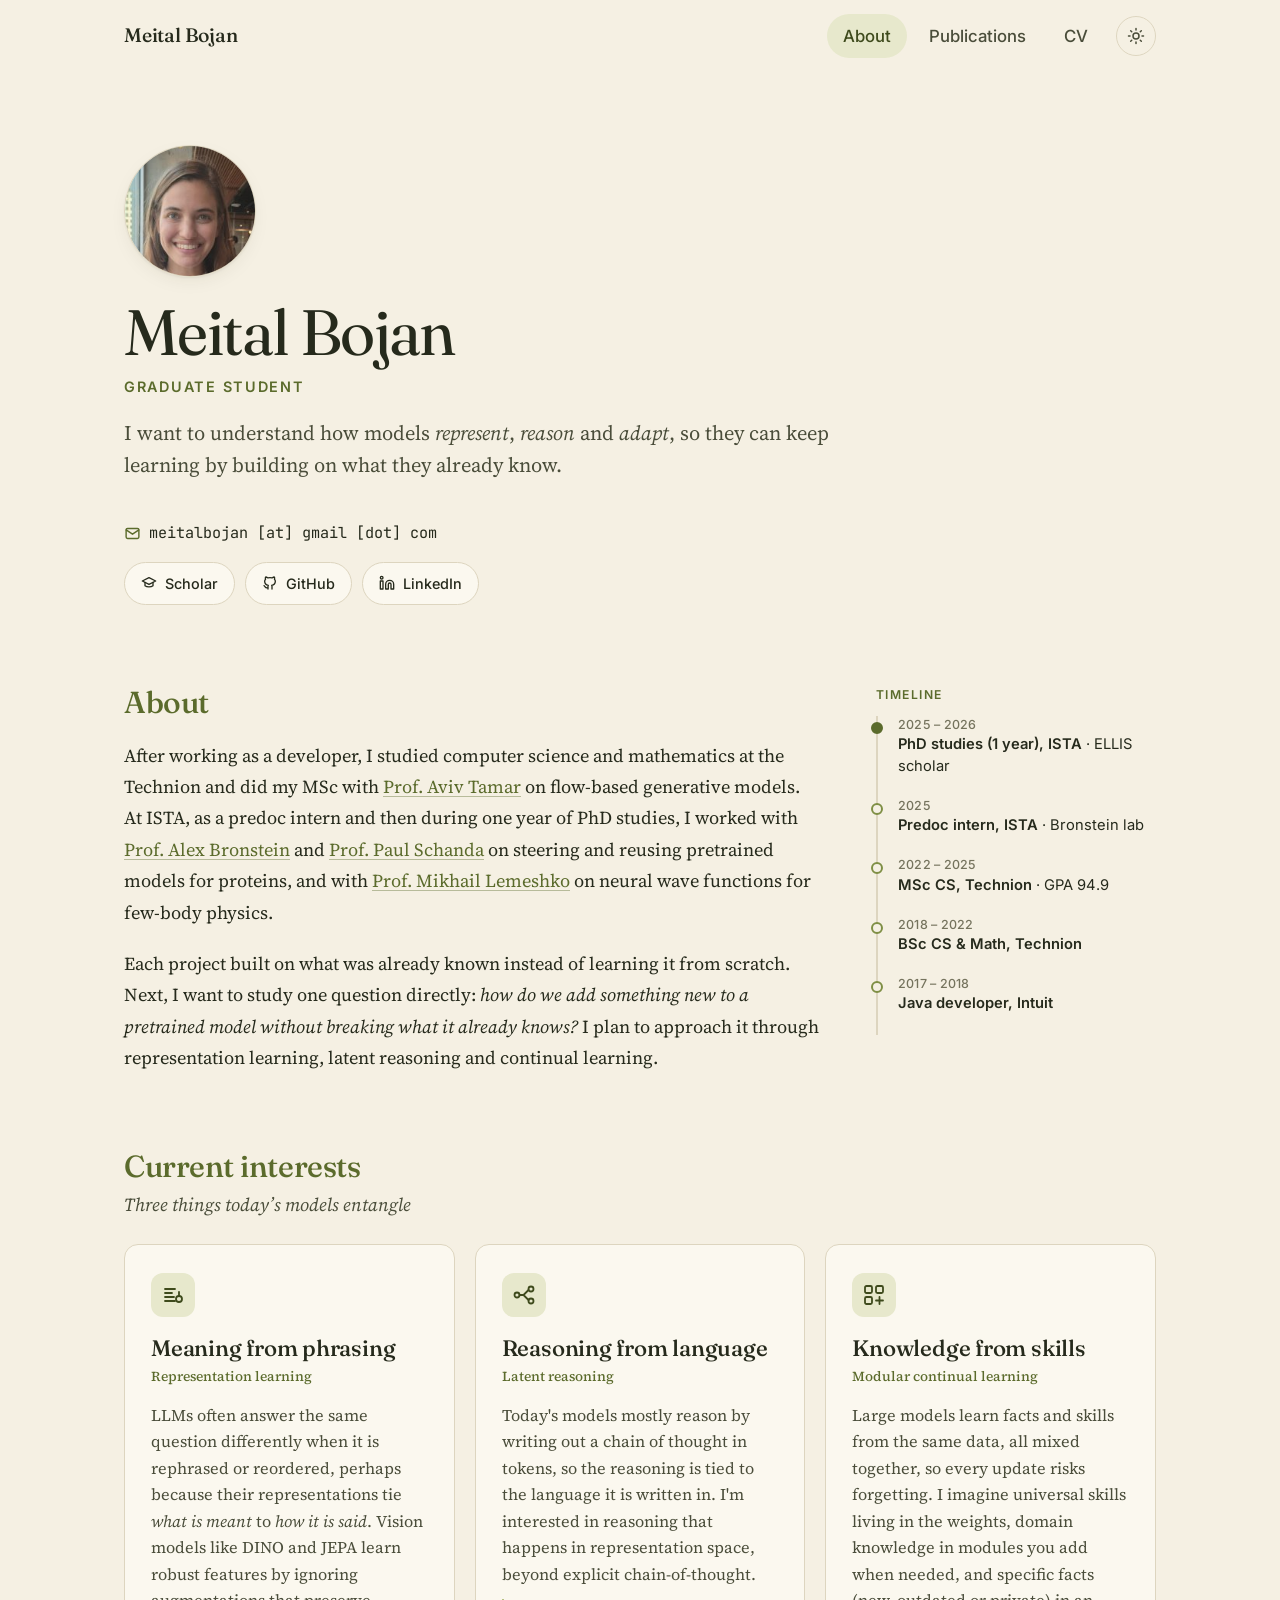
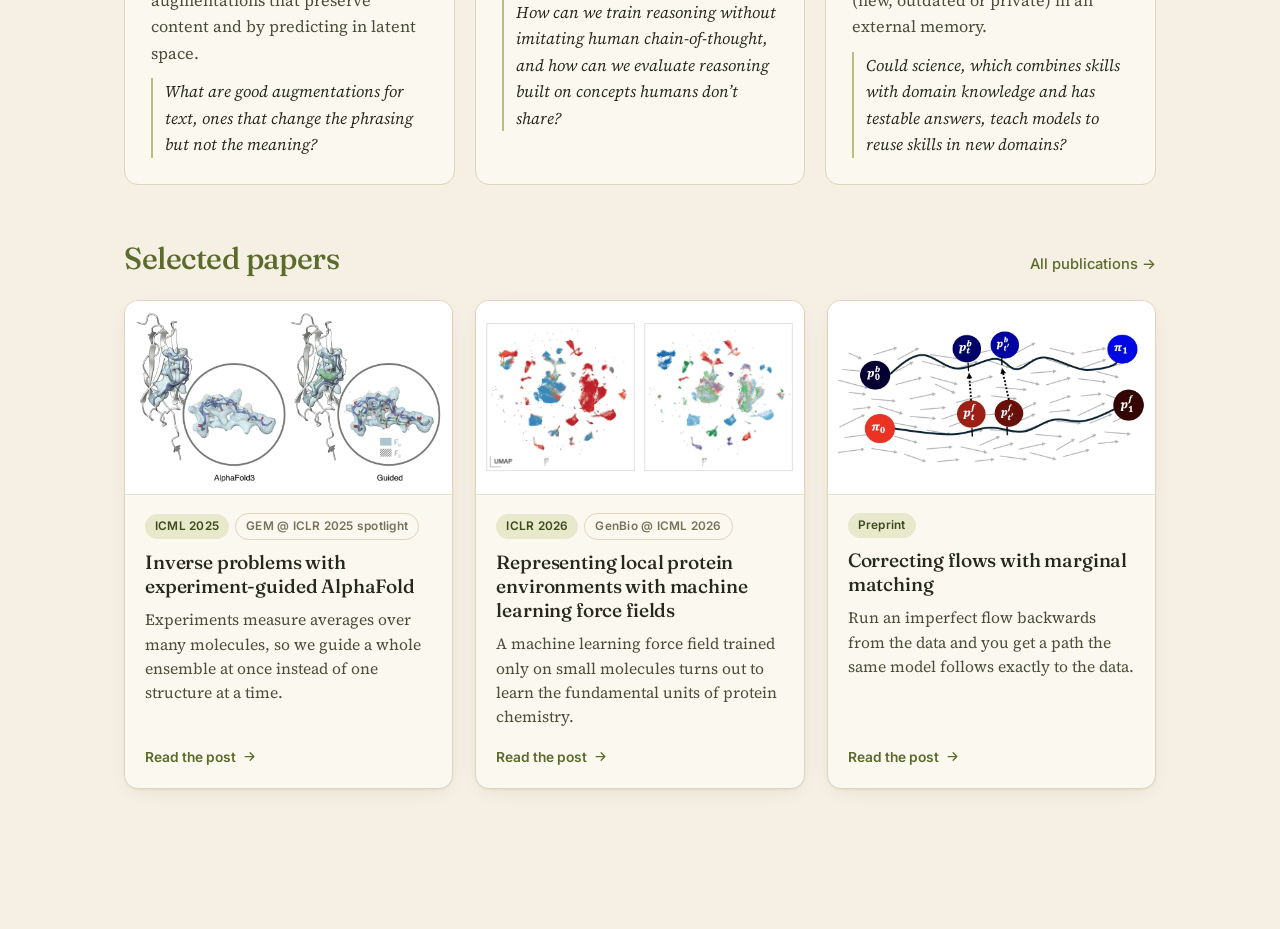
<file: index.html>
<!doctype html>
<html lang="en">
<head>
  <meta charset="utf-8">
  <meta name="viewport" content="width=device-width, initial-scale=1">
  <title>Meital Bojan</title>
  <meta name="description" content="Meital Bojan, a PhD applicant and ELLIS scholar working on continual learning, representation learning and reasoning, with past work on generative models for proteins and physics.">
  <meta property="og:title" content="Meital Bojan">
  <meta property="og:description" content="Continual learning · Representation learning · Reasoning. ELLIS scholar.">
  <meta property="og:type" content="website">
  <link rel="icon" href="assets/favicon.svg" type="image/svg+xml">
  <script>try{var t=localStorage.getItem("theme");if(t)document.documentElement.setAttribute("data-theme",t)}catch(e){}</script>
  <link rel="preconnect" href="https://fonts.googleapis.com">
  <link rel="preconnect" href="https://fonts.gstatic.com" crossorigin>
  <link rel="stylesheet" href="https://fonts.googleapis.com/css2?family=Fraunces:ital,opsz,wght@0,9..144,400;0,9..144,500;0,9..144,600;1,9..144,400;1,9..144,500&family=Inter:wght@400;500;600;700&family=Source+Serif+4:ital,opsz,wght@0,8..60,400;0,8..60,600;1,8..60,400&family=JetBrains+Mono&display=swap">
  <link rel="stylesheet" href="assets/css/style.css">
  <script data-goatcounter="https://meital.goatcounter.com/count" async src="//gc.zgo.at/count.js"></script>
</head>
<body>
<a class="skip-link" href="#main">Skip to content</a>

<header class="site-header">
  <div class="wrap">
    <a class="brand" href="index.html"><span class="brand-name">Meital Bojan</span></a>
    <nav class="nav" aria-label="Main">
      <a href="index.html" aria-current="page">About</a>
      <a href="publications.html">Publications</a>
      <a href="cv.html">CV</a>
      <button class="theme-toggle" type="button" aria-label="Toggle dark mode">
        <svg class="sun" viewBox="0 0 24 24" fill="none" stroke="currentColor" stroke-width="2" stroke-linecap="round"><circle cx="12" cy="12" r="4"/><path d="M12 2v2M12 20v2M4.9 4.9l1.4 1.4M17.7 17.7l1.4 1.4M2 12h2M20 12h2M4.9 19.1l1.4-1.4M17.7 6.3l1.4-1.4"/></svg>
        <svg class="moon" viewBox="0 0 24 24" fill="none" stroke="currentColor" stroke-width="2" stroke-linecap="round" stroke-linejoin="round"><path d="M21 12.8A9 9 0 1 1 11.2 3a7 7 0 0 0 9.8 9.8z"/></svg>
      </button>
    </nav>
  </div>
</header>

<main id="main">

  <!-- ============ HERO ============ -->
  <section class="hero">
    <div class="wrap hero-grid">
      <div>
        <img class="hero-photo" src="assets/img/profile.jpg" alt="Meital Bojan" width="169" height="256">
        <h1>Meital Bojan</h1>
        <p class="hero-role">Graduate Student</p>
        <p class="hero-lede">
          I want to understand how models <em>represent</em>, <em>reason</em> and <em>adapt</em>,
          so they can keep learning by building on what they already know.
        </p>
        <p class="email-text"><svg viewBox="0 0 24 24" fill="none" stroke="currentColor" stroke-width="2" stroke-linecap="round" stroke-linejoin="round" aria-hidden="true"><rect x="3" y="5" width="18" height="14" rx="2"/><path d="m3 7 9 6 9-6"/></svg><span>meitalbojan [at] gmail [dot] com</span></p>
        <div class="hero-actions">
          <a class="btn" href="https://scholar.google.com/citations?user=Xqw9dPUAAAAJ&amp;hl=en" target="_blank" rel="noopener">
            <svg viewBox="0 0 24 24" fill="none" stroke="currentColor" stroke-width="2" stroke-linecap="round" stroke-linejoin="round"><path d="M22 9 12 4 2 9l10 5 10-5z"/><path d="M6 11v5c3 2.5 9 2.5 12 0v-5"/></svg>
            Scholar
          </a>
          <a class="btn" href="https://github.com/mb012/" target="_blank" rel="noopener">
            <svg viewBox="0 0 24 24" fill="none" stroke="currentColor" stroke-width="2" stroke-linecap="round" stroke-linejoin="round"><path d="M9 19c-4.3 1.4-4.3-2.5-6-3m12 5v-3.5c0-1 .1-1.4-.5-2 2.8-.3 5.5-1.4 5.5-6a4.6 4.6 0 0 0-1.3-3.2 4.2 4.2 0 0 0-.1-3.2s-1.1-.3-3.5 1.3a12.3 12.3 0 0 0-6.2 0C6.5 2.8 5.4 3.1 5.4 3.1a4.2 4.2 0 0 0-.1 3.2A4.6 4.6 0 0 0 4 9.5c0 4.6 2.7 5.7 5.5 6-.6.6-.6 1.2-.5 2V21"/></svg>
            GitHub
          </a>
          <a class="btn" href="https://www.linkedin.com/in/meital-bojan-a6864412b" target="_blank" rel="noopener">
            <svg viewBox="0 0 24 24" fill="none" stroke="currentColor" stroke-width="2" stroke-linecap="round" stroke-linejoin="round"><path d="M16 8a6 6 0 0 1 6 6v7h-4v-7a2 2 0 0 0-4 0v7h-4v-7a6 6 0 0 1 6-6z"/><rect x="2" y="9" width="4" height="12"/><circle cx="4" cy="4" r="2"/></svg>
            LinkedIn
          </a>
        </div>
      </div>
    </div>
  </section>

  <!-- ============ ABOUT ============ -->
  <section class="section">
    <div class="wrap about-grid">
      <div class="prose-intro reveal">
        <h2 class="section-title green" style="margin-bottom:20px">About</h2>
        <p>
          After working as a developer, I studied computer science and mathematics at the Technion and did my MSc with
          <a href="https://avivt.github.io/avivt/" target="_blank" rel="noopener">Prof. Aviv Tamar</a> on
          flow-based generative models. At ISTA, as a predoc
          intern and then during one year of PhD studies, I worked with
          <a href="https://ista.ac.at/en/research/bronstein-group/" target="_blank" rel="noopener">Prof. Alex Bronstein</a> and
          <a href="https://ista.ac.at/en/research/schanda-group/" target="_blank" rel="noopener">Prof. Paul Schanda</a> on
          steering and
          reusing pretrained models for proteins, and with
          <a href="https://ista.ac.at/en/research/lemeshko-group/" target="_blank" rel="noopener">Prof. Mikhail Lemeshko</a> on
          neural wave functions for few-body physics.
        </p>
        <p>
          Each project built on what was already known instead of learning it from scratch. Next, I want to study one question directly:
          <em>how do we add something new to a pretrained model without breaking what it
          already knows?</em> I plan to approach it through representation learning, latent reasoning and continual learning.
        </p>
      </div>

      <aside class="reveal" aria-label="Timeline">
        <p class="eyebrow">Timeline</p>
        <ol class="timeline">
          <li><span class="when">2025 &ndash; 2026</span><strong>PhD studies (1 year), ISTA</strong> &middot; ELLIS scholar</li>
          <li><span class="when">2025</span><strong>Predoc intern, ISTA</strong> &middot; Bronstein lab</li>
          <li><span class="when">2022 &ndash; 2025</span><strong>MSc CS, Technion</strong> &middot; GPA 94.9</li>
          <li><span class="when">2018 &ndash; 2022</span><strong>BSc CS &amp; Math, Technion</strong></li>
          <li><span class="when">2017 &ndash; 2018</span><strong>Java developer, Intuit</strong></li>
        </ol>
      </aside>
    </div>
  </section>

  <!-- ============ INTERESTS ============ -->
  <section class="section">
    <div class="wrap">
      <div class="section-head reveal">
        <div>
          <h2 class="section-title green">Current interests</h2>
          <p class="section-sub">Three things today&rsquo;s models entangle</p>
        </div>
      </div>

      <div class="interests">
        <article class="interest reveal">
          <div class="interest-icon" aria-hidden="true">
            <svg viewBox="0 0 24 24" fill="none" stroke="currentColor" stroke-width="1.8" stroke-linecap="round" stroke-linejoin="round"><path d="M4 6h10M4 10h7M4 14h9"/><circle cx="18" cy="16" r="3"/><path d="M14 18H4"/><path d="M18 9v4"/></svg>
          </div>
          <h3>Meaning from phrasing</h3>
          <p class="sub">Representation learning</p>
          <p>
            LLMs often answer the same question differently when it is rephrased or reordered, perhaps because their representations
            tie <em>what is meant</em> to <em>how it is said</em>. Vision models like DINO and JEPA learn robust features
            by ignoring augmentations that preserve content and by predicting in latent space.
          </p>
          <p class="q">
            What are good augmentations for text, ones that change the phrasing but not the meaning?
          </p>
        </article>
        <article class="interest reveal">
          <div class="interest-icon" aria-hidden="true">
            <svg viewBox="0 0 24 24" fill="none" stroke="currentColor" stroke-width="1.8" stroke-linecap="round" stroke-linejoin="round"><circle cx="5" cy="12" r="2.5"/><circle cx="19" cy="6" r="2.5"/><circle cx="19" cy="18" r="2.5"/><path d="M7.5 12h4l5-5M11.5 12l5 5"/></svg>
          </div>
          <h3>Reasoning from language</h3>
          <p class="sub">Latent reasoning</p>
          <p>
            Today's models mostly reason by writing out a chain of thought in tokens, so the reasoning is tied to the
            language it is written in. I'm interested in reasoning that happens in representation space, beyond explicit
            chain-of-thought.
          </p>
          <p class="q">
            How can we train reasoning without imitating human chain-of-thought, and how can we evaluate reasoning
            built on concepts humans don&rsquo;t share?
          </p>
        </article>
        <article class="interest reveal">
          <div class="interest-icon" aria-hidden="true">
            <svg viewBox="0 0 24 24" fill="none" stroke="currentColor" stroke-width="1.8" stroke-linecap="round" stroke-linejoin="round"><rect x="3" y="3" width="7" height="7" rx="1.5"/><rect x="14" y="3" width="7" height="7" rx="1.5"/><rect x="3" y="14" width="7" height="7" rx="1.5"/><path d="M17.5 14v7M14 17.5h7"/></svg>
          </div>
          <h3>Knowledge from skills</h3>
          <p class="sub">Modular continual learning</p>
          <p>
            Large models learn facts and skills from the same data, all mixed together, so every update risks
            forgetting. I imagine universal skills living in the weights, domain knowledge in modules you add when
            needed, and specific facts (new, outdated or private) in an external memory.
          </p>
          <p class="q">
            Could science, which combines skills with domain knowledge and has testable answers, teach models to reuse
            skills in new domains?
          </p>
        </article>
      </div>

    </div>
  </section>

  <!-- ============ WRITING ============ -->
  <section class="section">
    <div class="wrap">
      <div class="section-head reveal">
        <div><h2 class="section-title green">Selected papers</h2></div>
        <a class="section-link" href="publications.html">All publications</a>
      </div>

      <div class="pub-grid">
        <a class="pub-card reveal" href="posts/experiment-guided-alphafold.html">
          <div class="pub-thumb"><img src="assets/img/icml/thumb-home.webp" alt="Unguided AlphaFold3 versus density-guided AlphaFold recovering two alternate conformations in 4OLE" loading="lazy"></div>
          <div class="pub-body">
            <div class="pub-meta"><span class="chip">ICML 2025</span><span class="chip quiet">GEM @ ICLR 2025 spotlight</span></div>
            <h3>Inverse problems with experiment-guided AlphaFold</h3>
            <p class="pub-teaser">Experiments measure averages over many molecules, so we guide a whole ensemble at once instead of one structure at a time.</p>
            <span class="pub-read">Read the post <svg viewBox="0 0 24 24" fill="none" stroke="currentColor" stroke-width="2" stroke-linecap="round" stroke-linejoin="round"><path d="M5 12h14M13 6l6 6-6 6"/></svg></span>
          </div>
        </a>
        <a class="pub-card reveal" href="posts/mlff-protein-environments.html">
          <div class="pub-thumb"><img src="assets/img/iclr/thumb-home.webp" alt="UMAP of MACE features colored by secondary structure and by amino acid identity" loading="lazy"></div>
          <div class="pub-body">
            <div class="pub-meta"><span class="chip">ICLR 2026</span><span class="chip quiet">GenBio @ ICML 2026</span></div>
            <h3>Representing local protein environments with machine learning force fields</h3>
            <p class="pub-teaser">A machine learning force field trained only on small molecules turns out to learn the fundamental units of protein chemistry.</p>
            <span class="pub-read">Read the post <svg viewBox="0 0 24 24" fill="none" stroke="currentColor" stroke-width="2" stroke-linecap="round" stroke-linejoin="round"><path d="M5 12h14M13 6l6 6-6 6"/></svg></span>
          </div>
        </a>
        <a class="pub-card reveal" href="posts/correcting-flows.html">
          <div class="pub-thumb"><img src="assets/img/flows/marginals.webp" alt="Forward and backward marginal trajectories in a vector field" loading="lazy"></div>
          <div class="pub-body">
            <div class="pub-meta"><span class="chip">Preprint</span></div>
            <h3>Correcting flows with marginal matching</h3>
            <p class="pub-teaser">Run an imperfect flow backwards from the data and you get a path the same model follows exactly to the data.</p>
            <span class="pub-read">Read the post <svg viewBox="0 0 24 24" fill="none" stroke="currentColor" stroke-width="2" stroke-linecap="round" stroke-linejoin="round"><path d="M5 12h14M13 6l6 6-6 6"/></svg></span>
          </div>
        </a>
      </div>
    </div>
  </section>

</main>

<script src="assets/js/site.js"></script>
</body>
</html>
</file>
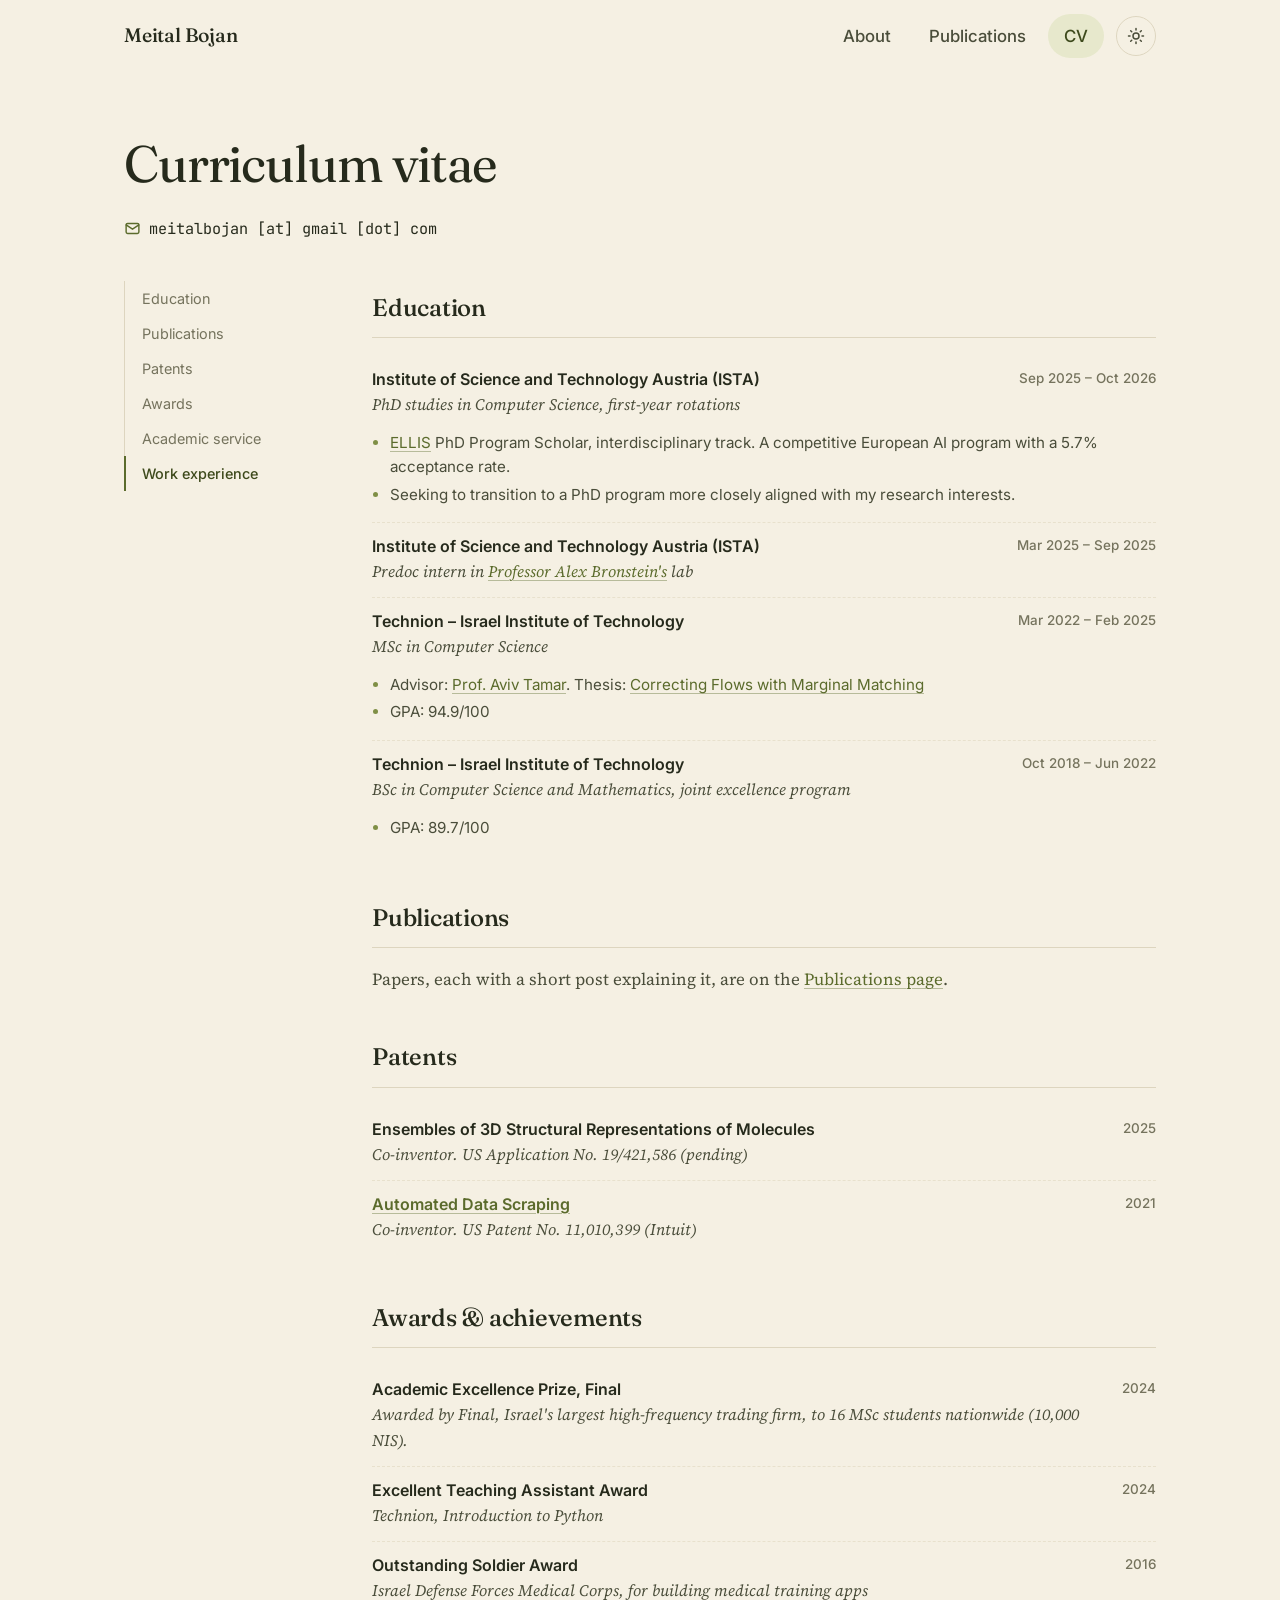
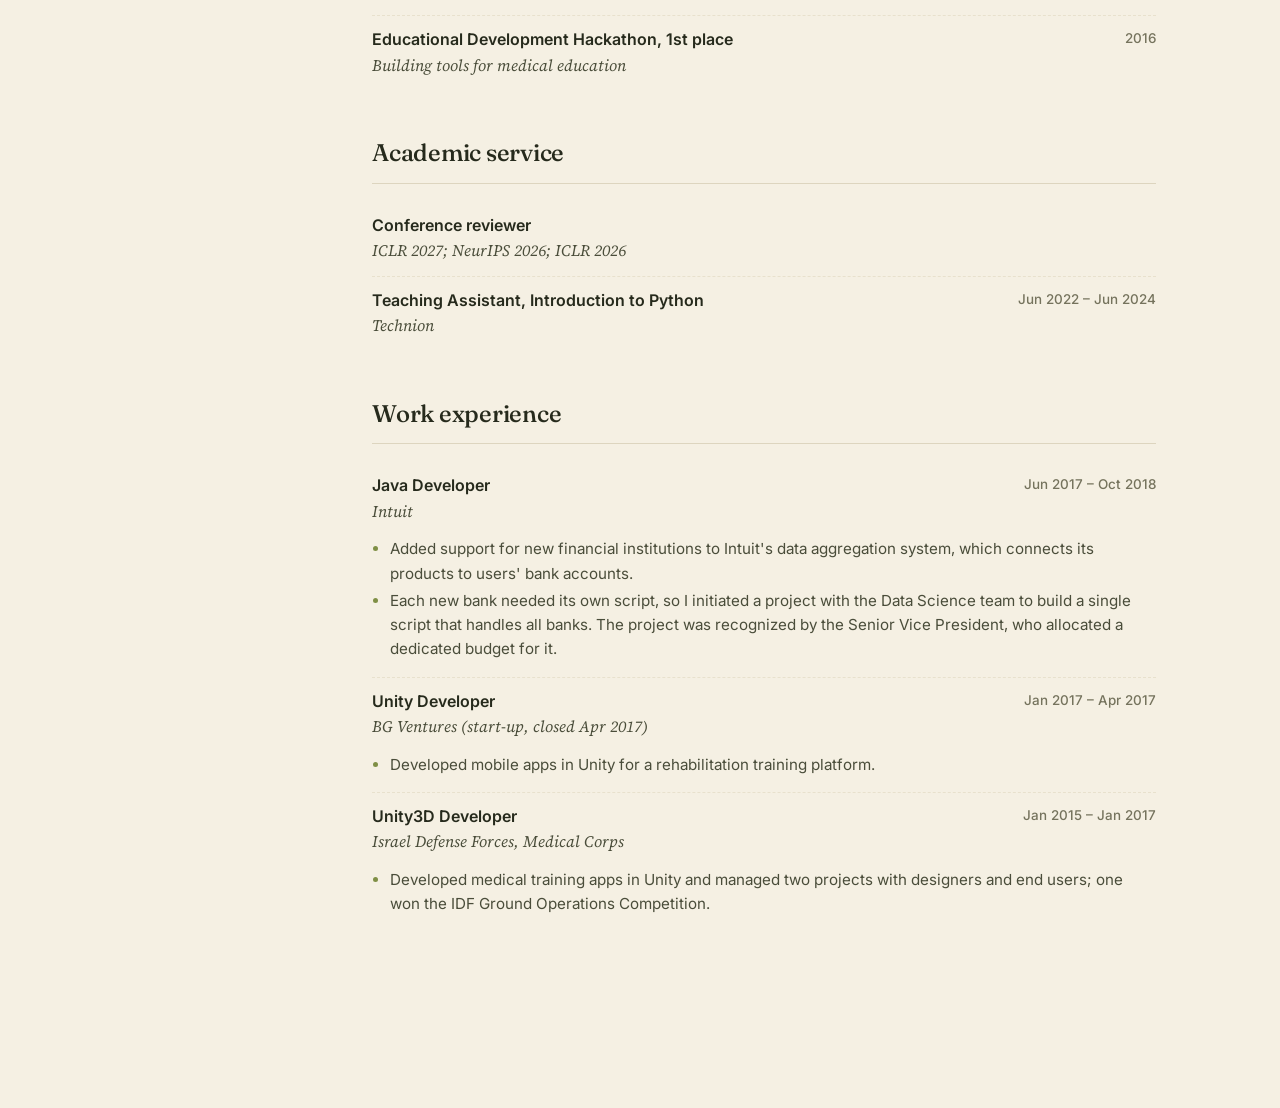
<file: cv.html>
<!doctype html>
<html lang="en">
<head>
  <meta charset="utf-8">
  <meta name="viewport" content="width=device-width, initial-scale=1">
  <title>CV · Meital Bojan</title>
  <meta name="description" content="Curriculum vitae of Meital Bojan: education, publications, patents, awards, service and work experience.">
  <link rel="icon" href="assets/favicon.svg" type="image/svg+xml">
  <script>try{var t=localStorage.getItem("theme");if(t)document.documentElement.setAttribute("data-theme",t)}catch(e){}</script>
  <link rel="preconnect" href="https://fonts.googleapis.com">
  <link rel="preconnect" href="https://fonts.gstatic.com" crossorigin>
  <link rel="stylesheet" href="https://fonts.googleapis.com/css2?family=Fraunces:ital,opsz,wght@0,9..144,400;0,9..144,500;0,9..144,600;1,9..144,400;1,9..144,500&family=Inter:wght@400;500;600;700&family=Source+Serif+4:ital,opsz,wght@0,8..60,400;0,8..60,600;1,8..60,400&family=JetBrains+Mono&display=swap">
  <link rel="stylesheet" href="assets/css/style.css">
  <script data-goatcounter="https://meital.goatcounter.com/count" async src="//gc.zgo.at/count.js"></script>
</head>
<body>
<a class="skip-link" href="#main">Skip to content</a>

<header class="site-header">
  <div class="wrap">
    <a class="brand" href="index.html"><span class="brand-name">Meital Bojan</span></a>
    <nav class="nav" aria-label="Main">
      <a href="index.html">About</a>
      <a href="publications.html">Publications</a>
      <a href="cv.html" aria-current="page">CV</a>
      <button class="theme-toggle" type="button" aria-label="Toggle dark mode">
        <svg class="sun" viewBox="0 0 24 24" fill="none" stroke="currentColor" stroke-width="2" stroke-linecap="round"><circle cx="12" cy="12" r="4"/><path d="M12 2v2M12 20v2M4.9 4.9l1.4 1.4M17.7 17.7l1.4 1.4M2 12h2M20 12h2M4.9 19.1l1.4-1.4M17.7 6.3l1.4-1.4"/></svg>
        <svg class="moon" viewBox="0 0 24 24" fill="none" stroke="currentColor" stroke-width="2" stroke-linecap="round" stroke-linejoin="round"><path d="M21 12.8A9 9 0 1 1 11.2 3a7 7 0 0 0 9.8 9.8z"/></svg>
      </button>
    </nav>
  </div>
</header>

<main id="main">
  <section class="page-head">
    <div class="wrap">
      <h1>Curriculum vitae</h1>
      <p class="email-text"><svg viewBox="0 0 24 24" fill="none" stroke="currentColor" stroke-width="2" stroke-linecap="round" stroke-linejoin="round" aria-hidden="true"><rect x="3" y="5" width="18" height="14" rx="2"/><path d="m3 7 9 6 9-6"/></svg><span>meitalbojan [at] gmail [dot] com</span></p>
    </div>
  </section>

  <div class="wrap cv">
    <nav class="cv-nav" aria-label="CV sections">
      <ol>
        <li><a href="#education" class="active">Education</a></li>
        <li><a href="#papers">Publications</a></li>
        <li><a href="#patents">Patents</a></li>
        <li><a href="#awards">Awards</a></li>
        <li><a href="#service">Academic service</a></li>
        <li><a href="#work">Work experience</a></li>
      </ol>
    </nav>

    <div>

      <section class="cv-section" id="education">
        <h2>Education</h2>
        <div class="cv-item">
          <div><h3>Institute of Science and Technology Austria (ISTA)</h3><p class="where">PhD studies in Computer Science, first-year rotations</p></div>
          <span class="when">Sep 2025 &ndash; Oct 2026</span>
          <ul>
            <li><a href="https://ellis.eu/phd-postdoc" target="_blank" rel="noopener">ELLIS</a> PhD Program Scholar, interdisciplinary track. A competitive European AI program with a 5.7% acceptance rate.</li>
            <li>Seeking to transition to a PhD program more closely aligned with my research interests.</li>
          </ul>
        </div>
        <div class="cv-item">
          <div><h3>Institute of Science and Technology Austria (ISTA)</h3><p class="where">Predoc intern in <a href="https://ista.ac.at/en/research/bronstein-group/" target="_blank" rel="noopener">Professor Alex Bronstein's</a> lab</p></div>
          <span class="when">Mar 2025 &ndash; Sep 2025</span>
        </div>
        <div class="cv-item">
          <div><h3>Technion &ndash; Israel Institute of Technology</h3><p class="where">MSc in Computer Science</p></div>
          <span class="when">Mar 2022 &ndash; Feb 2025</span>
          <ul>
            <li>Advisor: <a href="https://avivt.github.io/avivt/" target="_blank" rel="noopener">Prof. Aviv Tamar</a>. Thesis: <a href="https://technion.primo.exlibrisgroup.com/permalink/972TEC_INST/bfbuv0/alma9927077282303971" target="_blank" rel="noopener">Correcting Flows with Marginal Matching</a></li>
            <li>GPA: 94.9/100</li>
          </ul>
        </div>
        <div class="cv-item">
          <div><h3>Technion &ndash; Israel Institute of Technology</h3><p class="where">BSc in Computer Science and Mathematics, joint excellence program</p></div>
          <span class="when">Oct 2018 &ndash; Jun 2022</span>
          <ul><li>GPA: 89.7/100</li></ul>
        </div>
      </section>

      <section class="cv-section" id="papers">
        <h2>Publications</h2>
        <p class="cv-text">
          Papers, each with a short post explaining it, are on the
          <a href="publications.html">Publications page</a>.
        </p>
      </section>

      <section class="cv-section" id="patents">
        <h2>Patents</h2>
        <div class="cv-item">
          <div><h3>Ensembles of 3D Structural Representations of Molecules</h3><p class="where">Co-inventor. US Application No. 19/421,586 (pending)</p></div>
          <span class="when">2025</span>
        </div>
        <div class="cv-item">
          <div><h3><a href="https://patents.google.com/patent/US11010399B1/en" target="_blank" rel="noopener">Automated Data Scraping</a></h3><p class="where">Co-inventor. US Patent No. 11,010,399 (Intuit)</p></div>
          <span class="when">2021</span>
        </div>
      </section>

      <section class="cv-section" id="awards">
        <h2>Awards &amp; achievements</h2>
        <div class="cv-item">
          <div><h3>Academic Excellence Prize, Final</h3><p class="where">Awarded by Final, Israel's largest high-frequency trading firm, to 16 MSc students nationwide (10,000 NIS).</p></div>
          <span class="when">2024</span>
        </div>
        <div class="cv-item">
          <div><h3>Excellent Teaching Assistant Award</h3><p class="where">Technion, Introduction to Python</p></div>
          <span class="when">2024</span>
        </div>
        <div class="cv-item">
          <div><h3>Outstanding Soldier Award</h3><p class="where">Israel Defense Forces Medical Corps, for building medical training apps</p></div>
          <span class="when">2016</span>
        </div>
        <div class="cv-item">
          <div><h3>Educational Development Hackathon, 1st place</h3><p class="where">Building tools for medical education</p></div>
          <span class="when">2016</span>
        </div>
      </section>

      <section class="cv-section" id="service">
        <h2>Academic service</h2>
        <div class="cv-item">
          <div><h3>Conference reviewer</h3><p class="where">ICLR 2027; NeurIPS 2026; ICLR 2026</p></div>
        </div>
        <div class="cv-item">
          <div><h3>Teaching Assistant, Introduction to Python</h3><p class="where">Technion</p></div>
          <span class="when">Jun 2022 &ndash; Jun 2024</span>
        </div>
      </section>

      <section class="cv-section" id="work">
        <h2>Work experience</h2>
        <div class="cv-item">
          <div><h3>Java Developer</h3><p class="where">Intuit</p></div>
          <span class="when">Jun 2017 &ndash; Oct 2018</span>
          <ul>
            <li>Added support for new financial institutions to Intuit's data aggregation system, which connects its products to users' bank accounts.</li>
            <li>Each new bank needed its own script, so I initiated a project with the Data Science team to build a single script that handles all banks. The project was recognized by the Senior Vice President, who allocated a dedicated budget for it.</li>
          </ul>
        </div>
        <div class="cv-item">
          <div><h3>Unity Developer</h3><p class="where">BG Ventures (start-up, closed Apr 2017)</p></div>
          <span class="when">Jan 2017 &ndash; Apr 2017</span>
          <ul><li>Developed mobile apps in Unity for a rehabilitation training platform.</li></ul>
        </div>
        <div class="cv-item">
          <div><h3>Unity3D Developer</h3><p class="where">Israel Defense Forces, Medical Corps</p></div>
          <span class="when">Jan 2015 &ndash; Jan 2017</span>
          <ul><li>Developed medical training apps in Unity and managed two projects with designers and end users; one won the IDF Ground Operations Competition.</li></ul>
        </div>
      </section>

    </div>
  </div>
</main>

<script src="assets/js/site.js"></script>
</body>
</html>
</file>
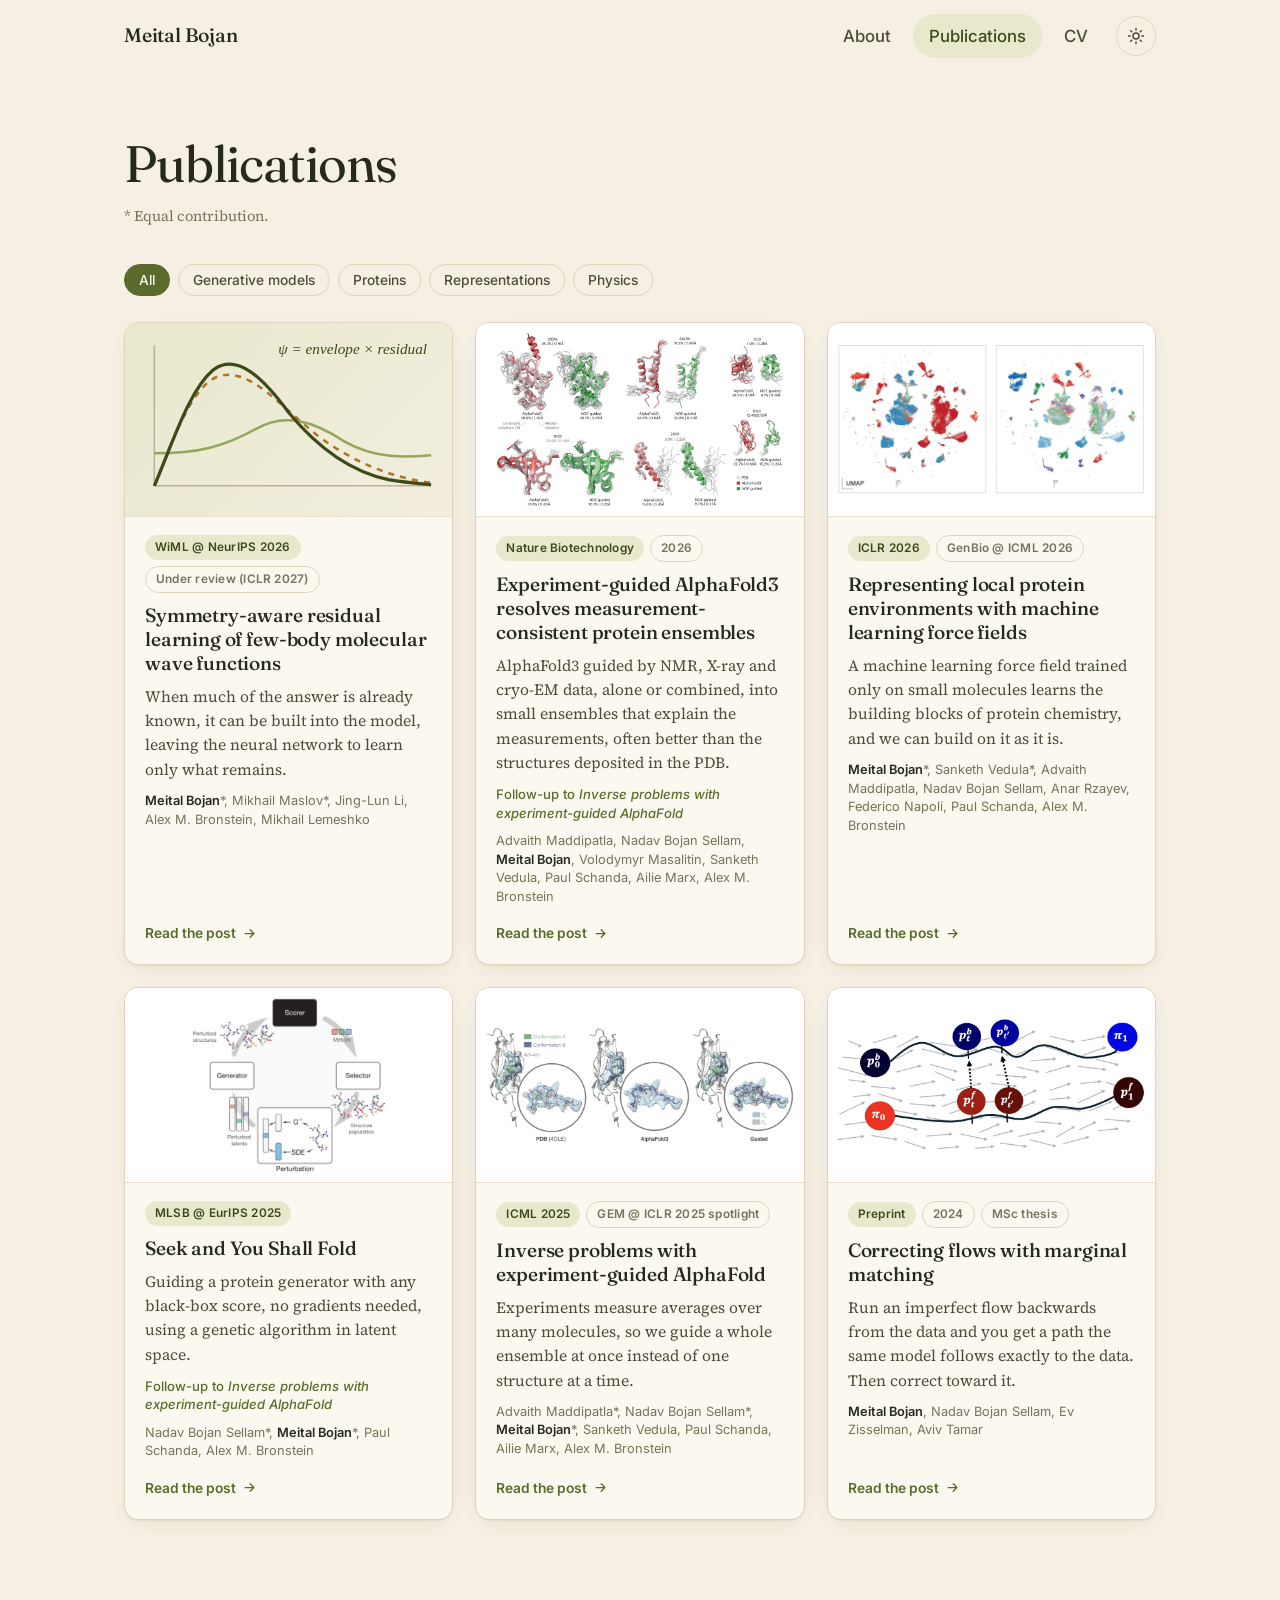
<file: publications.html>
<!doctype html>
<html lang="en">
<head>
  <meta charset="utf-8">
  <meta name="viewport" content="width=device-width, initial-scale=1">
  <title>Publications · Meital Bojan</title>
  <meta name="description" content="Publications by Meital Bojan, each with a plain-language blog post explaining the paper.">
  <link rel="icon" href="assets/favicon.svg" type="image/svg+xml">
  <script>try{var t=localStorage.getItem("theme");if(t)document.documentElement.setAttribute("data-theme",t)}catch(e){}</script>
  <link rel="preconnect" href="https://fonts.googleapis.com">
  <link rel="preconnect" href="https://fonts.gstatic.com" crossorigin>
  <link rel="stylesheet" href="https://fonts.googleapis.com/css2?family=Fraunces:ital,opsz,wght@0,9..144,400;0,9..144,500;0,9..144,600;1,9..144,400;1,9..144,500&family=Inter:wght@400;500;600;700&family=Source+Serif+4:ital,opsz,wght@0,8..60,400;0,8..60,600;1,8..60,400&family=JetBrains+Mono&display=swap">
  <link rel="stylesheet" href="assets/css/style.css">
  <script data-goatcounter="https://meital.goatcounter.com/count" async src="//gc.zgo.at/count.js"></script>
</head>
<body>
<a class="skip-link" href="#main">Skip to content</a>

<header class="site-header">
  <div class="wrap">
    <a class="brand" href="index.html"><span class="brand-name">Meital Bojan</span></a>
    <nav class="nav" aria-label="Main">
      <a href="index.html">About</a>
      <a href="publications.html" aria-current="page">Publications</a>
      <a href="cv.html">CV</a>
      <button class="theme-toggle" type="button" aria-label="Toggle dark mode">
        <svg class="sun" viewBox="0 0 24 24" fill="none" stroke="currentColor" stroke-width="2" stroke-linecap="round"><circle cx="12" cy="12" r="4"/><path d="M12 2v2M12 20v2M4.9 4.9l1.4 1.4M17.7 17.7l1.4 1.4M2 12h2M20 12h2M4.9 19.1l1.4-1.4M17.7 6.3l1.4-1.4"/></svg>
        <svg class="moon" viewBox="0 0 24 24" fill="none" stroke="currentColor" stroke-width="2" stroke-linecap="round" stroke-linejoin="round"><path d="M21 12.8A9 9 0 1 1 11.2 3a7 7 0 0 0 9.8 9.8z"/></svg>
      </button>
    </nav>
  </div>
</header>

<main id="main">
  <section class="page-head">
    <div class="wrap">
      <h1>Publications</h1>
      <p style="font-size:.92rem;color:var(--muted);margin-top:8px">* Equal contribution.</p>
    </div>
  </section>

  <section>
    <div class="wrap">
      <div class="filter-bar" role="group" aria-label="Filter publications">
        <button type="button" data-filter="all" aria-pressed="true">All</button>
        <button type="button" data-filter="generative" aria-pressed="false">Generative models</button>
        <button type="button" data-filter="proteins" aria-pressed="false">Proteins</button>
        <button type="button" data-filter="representations" aria-pressed="false">Representations</button>
        <button type="button" data-filter="physics" aria-pressed="false">Physics</button>
      </div>

      <div class="pub-grid">

        <!-- Symmetry -->
        <a class="pub-card reveal" href="posts/symmetry-aware-wave-functions.html" data-tags="physics">
          <div class="pub-thumb art" aria-hidden="true">
            <svg viewBox="0 0 320 190" fill="none">
              <path d="M28 160H300" stroke="#b9b39b" stroke-width="1.5"/>
              <path d="M28 160V22" stroke="#b9b39b" stroke-width="1.5"/>
              <!-- envelope -->
              <path d="M28 160C48 110 66 60 92 52C122 44 150 80 190 112C226 138 262 152 300 157" stroke="#b0742f" stroke-width="2.5" stroke-dasharray="6 6"/>
              <!-- residual -->
              <path d="M28 128C70 128 96 122 128 104C156 88 184 96 214 116C246 134 276 132 300 130" stroke="#95a55a" stroke-width="2.5"/>
              <!-- product -->
              <path d="M28 160C46 118 62 66 86 46C108 30 132 50 160 88C188 122 220 146 258 154C276 157 290 158 300 159" stroke="#3e4a1c" stroke-width="3.2"/>
              <text x="296" y="30" text-anchor="end" font-family="Georgia, serif" font-style="italic" font-size="15" fill="#3e4a1c">ψ = envelope × residual</text>
            </svg>
          </div>
          <div class="pub-body">
            <div class="pub-meta"><span class="chip">WiML @ NeurIPS 2026</span><span class="chip quiet">Under review (ICLR 2027)</span></div>
            <h3>Symmetry-aware residual learning of few-body molecular wave functions</h3>
            <p class="pub-teaser">When much of the answer is already known, it can be built into the model, leaving the neural network to learn only what remains.</p>
            <p class="pub-authors"><b>Meital Bojan</b>*, Mikhail Maslov*, Jing-Lun Li, Alex M. Bronstein, Mikhail Lemeshko</p>
            <span class="pub-read">Read the post <svg viewBox="0 0 24 24" fill="none" stroke="currentColor" stroke-width="2" stroke-linecap="round" stroke-linejoin="round"><path d="M5 12h14M13 6l6 6-6 6"/></svg></span>
          </div>
        </a>

        <!-- Nature Biotech -->
        <a class="pub-card reveal" href="posts/experiment-guided-alphafold3.html" data-tags="proteins generative">
          <div class="pub-thumb"><img src="assets/img/nature/fig4.webp" alt="Ensembles from unguided and NOE-guided AlphaFold3 overlaid on NMR structures"></div>
          <div class="pub-body">
            <div class="pub-meta"><span class="chip">Nature Biotechnology</span><span class="chip quiet">2026</span></div>
            <h3>Experiment-guided AlphaFold3 resolves measurement-consistent protein ensembles</h3>
            <p class="pub-teaser">
              AlphaFold3 guided by NMR, X-ray and cryo-EM data, alone or combined, into small ensembles that explain
              the measurements, often better than the structures deposited in the PDB.
            </p>
            <p class="pub-followup">Follow-up to <em>Inverse problems with experiment-guided AlphaFold</em></p>
            <p class="pub-authors">Advaith Maddipatla, Nadav Bojan Sellam, <b>Meital Bojan</b>, Volodymyr Masalitin, Sanketh Vedula, Paul Schanda, Ailie Marx, Alex M. Bronstein</p>
            <span class="pub-read">Read the post <svg viewBox="0 0 24 24" fill="none" stroke="currentColor" stroke-width="2" stroke-linecap="round" stroke-linejoin="round"><path d="M5 12h14M13 6l6 6-6 6"/></svg></span>
          </div>
        </a>

        <!-- ICLR -->
        <a class="pub-card reveal" href="posts/mlff-protein-environments.html" data-tags="proteins representations">
          <div class="pub-thumb"><img src="assets/img/iclr/thumb-home.webp" alt="UMAP of MACE features colored by secondary structure and by amino acid identity" loading="lazy"></div>
          <div class="pub-body">
            <div class="pub-meta"><span class="chip">ICLR 2026</span><span class="chip quiet">GenBio @ ICML 2026</span></div>
            <h3>Representing local protein environments with machine learning force fields</h3>
            <p class="pub-teaser">A machine learning force field trained only on small molecules learns the building blocks of protein chemistry, and we can build on it as it is.</p>
            <p class="pub-authors"><b>Meital Bojan</b>*, Sanketh Vedula*, Advaith Maddipatla, Nadav Bojan Sellam, Anar Rzayev, Federico Napoli, Paul Schanda, Alex M. Bronstein</p>
            <span class="pub-read">Read the post <svg viewBox="0 0 24 24" fill="none" stroke="currentColor" stroke-width="2" stroke-linecap="round" stroke-linejoin="round"><path d="M5 12h14M13 6l6 6-6 6"/></svg></span>
          </div>
        </a>

        <!-- Seek -->
        <a class="pub-card reveal" href="posts/seek-and-you-shall-fold.html" data-tags="proteins generative">
          <div class="pub-thumb"><img src="assets/img/seek/method.webp" alt="Generator, scorer and selector loop of the genetic algorithm" loading="lazy"></div>
          <div class="pub-body">
            <div class="pub-meta"><span class="chip">MLSB @ EurIPS 2025</span></div>
            <h3>Seek and You Shall Fold</h3>
            <p class="pub-teaser">Guiding a protein generator with any black-box score, no gradients needed, using a genetic algorithm in latent space.</p>
            <p class="pub-followup">Follow-up to <em>Inverse problems with experiment-guided AlphaFold</em></p>
            <p class="pub-authors">Nadav Bojan Sellam*, <b>Meital Bojan</b>*, Paul Schanda, Alex M. Bronstein</p>
            <span class="pub-read">Read the post <svg viewBox="0 0 24 24" fill="none" stroke="currentColor" stroke-width="2" stroke-linecap="round" stroke-linejoin="round"><path d="M5 12h14M13 6l6 6-6 6"/></svg></span>
          </div>
        </a>

        <!-- ICML -->
        <a class="pub-card reveal" href="posts/experiment-guided-alphafold.html" data-tags="proteins generative">
          <div class="pub-thumb"><img src="assets/img/icml/4ole-altlocs.webp" alt="Density-guided AlphaFold recovering two alternate conformations in 4OLE" loading="lazy"></div>
          <div class="pub-body">
            <div class="pub-meta"><span class="chip">ICML 2025</span><span class="chip quiet">GEM @ ICLR 2025 spotlight</span></div>
            <h3>Inverse problems with experiment-guided AlphaFold</h3>
            <p class="pub-teaser">Experiments measure averages over many molecules, so we guide a whole ensemble at once instead of one structure at a time.</p>
            <p class="pub-authors">Advaith Maddipatla*, Nadav Bojan Sellam*, <b>Meital Bojan</b>*, Sanketh Vedula, Paul Schanda, Ailie Marx, Alex M. Bronstein</p>
            <span class="pub-read">Read the post <svg viewBox="0 0 24 24" fill="none" stroke="currentColor" stroke-width="2" stroke-linecap="round" stroke-linejoin="round"><path d="M5 12h14M13 6l6 6-6 6"/></svg></span>
          </div>
        </a>

        <!-- Flows -->
        <a class="pub-card reveal" href="posts/correcting-flows.html" data-tags="generative">
          <div class="pub-thumb"><img src="assets/img/flows/marginals.webp" alt="Forward and backward marginal trajectories in a vector field" loading="lazy"></div>
          <div class="pub-body">
            <div class="pub-meta"><span class="chip">Preprint</span><span class="chip quiet">2024</span><span class="chip quiet">MSc thesis</span></div>
            <h3>Correcting flows with marginal matching</h3>
            <p class="pub-teaser">Run an imperfect flow backwards from the data and you get a path the same model follows exactly to the data. Then correct toward it.</p>
            <p class="pub-authors"><b>Meital Bojan</b>, Nadav Bojan Sellam, Ev Zisselman, Aviv Tamar</p>
            <span class="pub-read">Read the post <svg viewBox="0 0 24 24" fill="none" stroke="currentColor" stroke-width="2" stroke-linecap="round" stroke-linejoin="round"><path d="M5 12h14M13 6l6 6-6 6"/></svg></span>
          </div>
        </a>


      </div>
    </div>
  </section>
</main>

<script src="assets/js/site.js"></script>
</body>
</html>
</file>
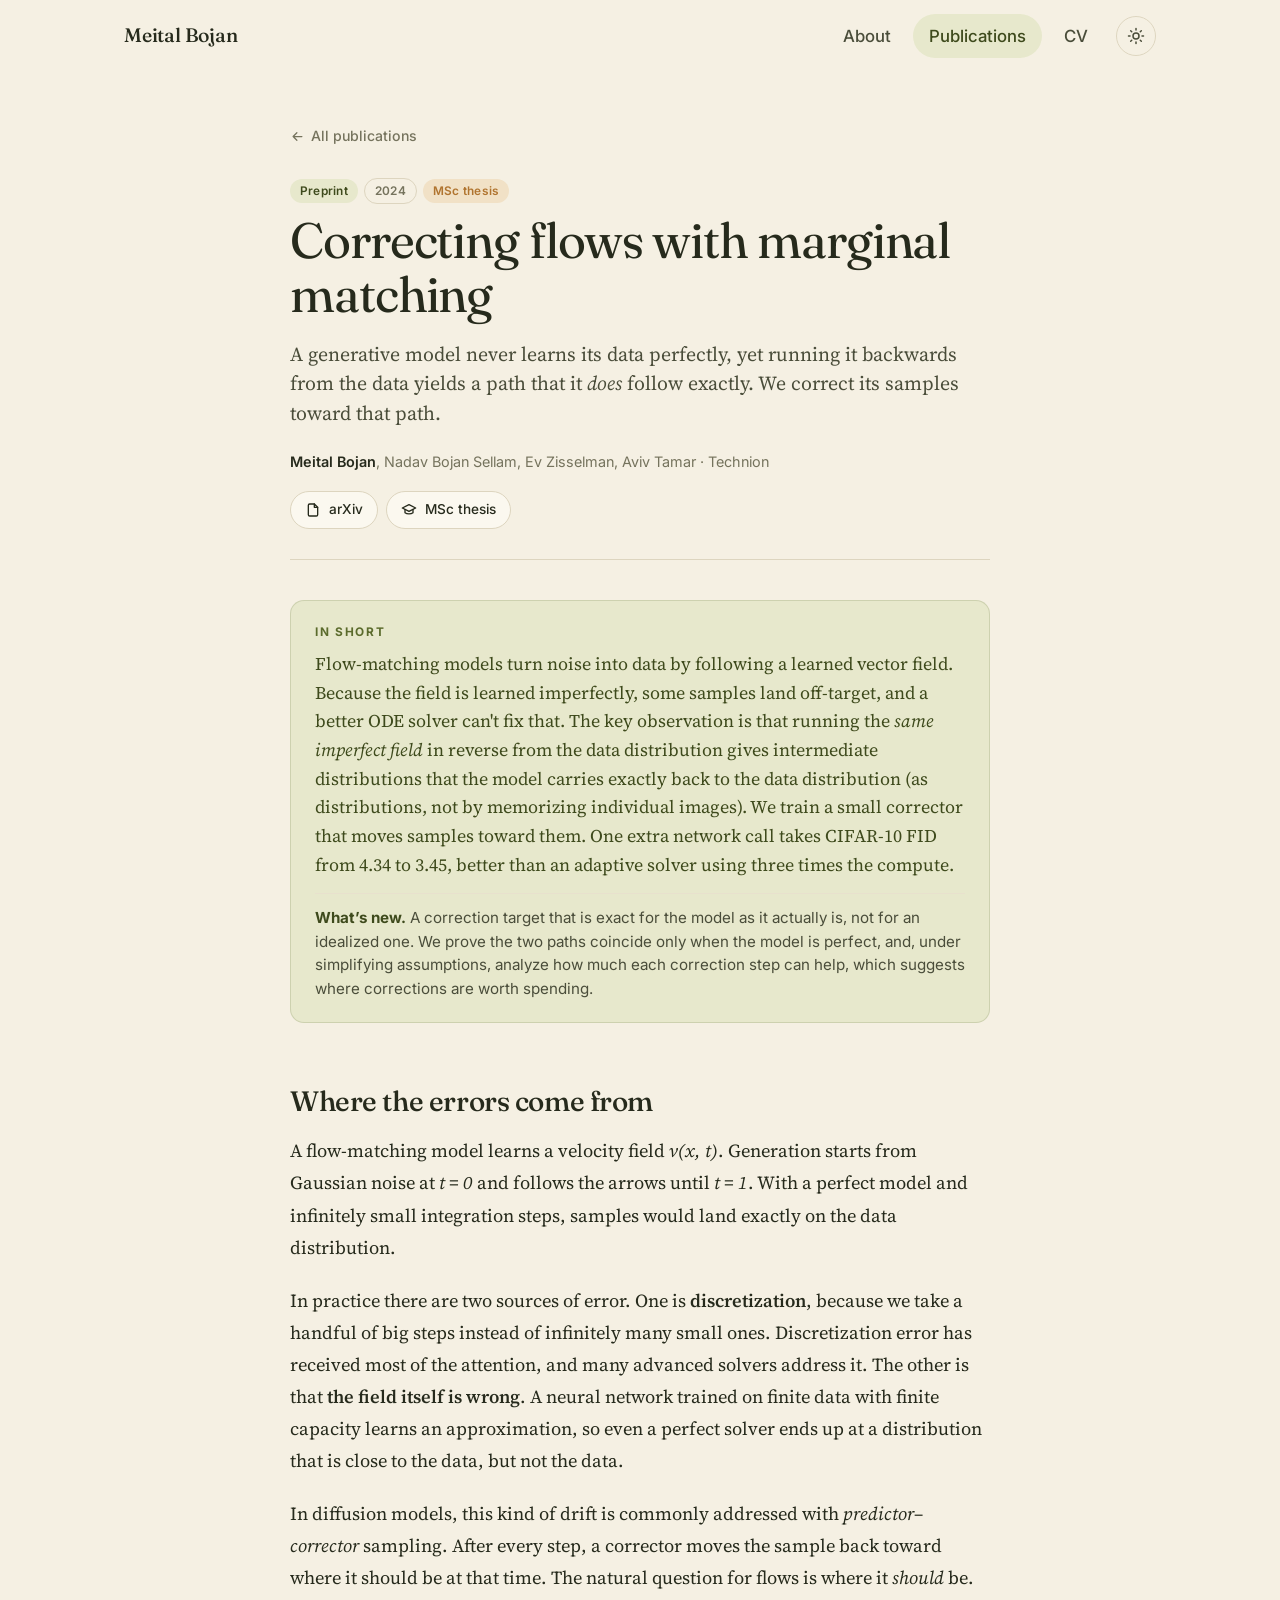
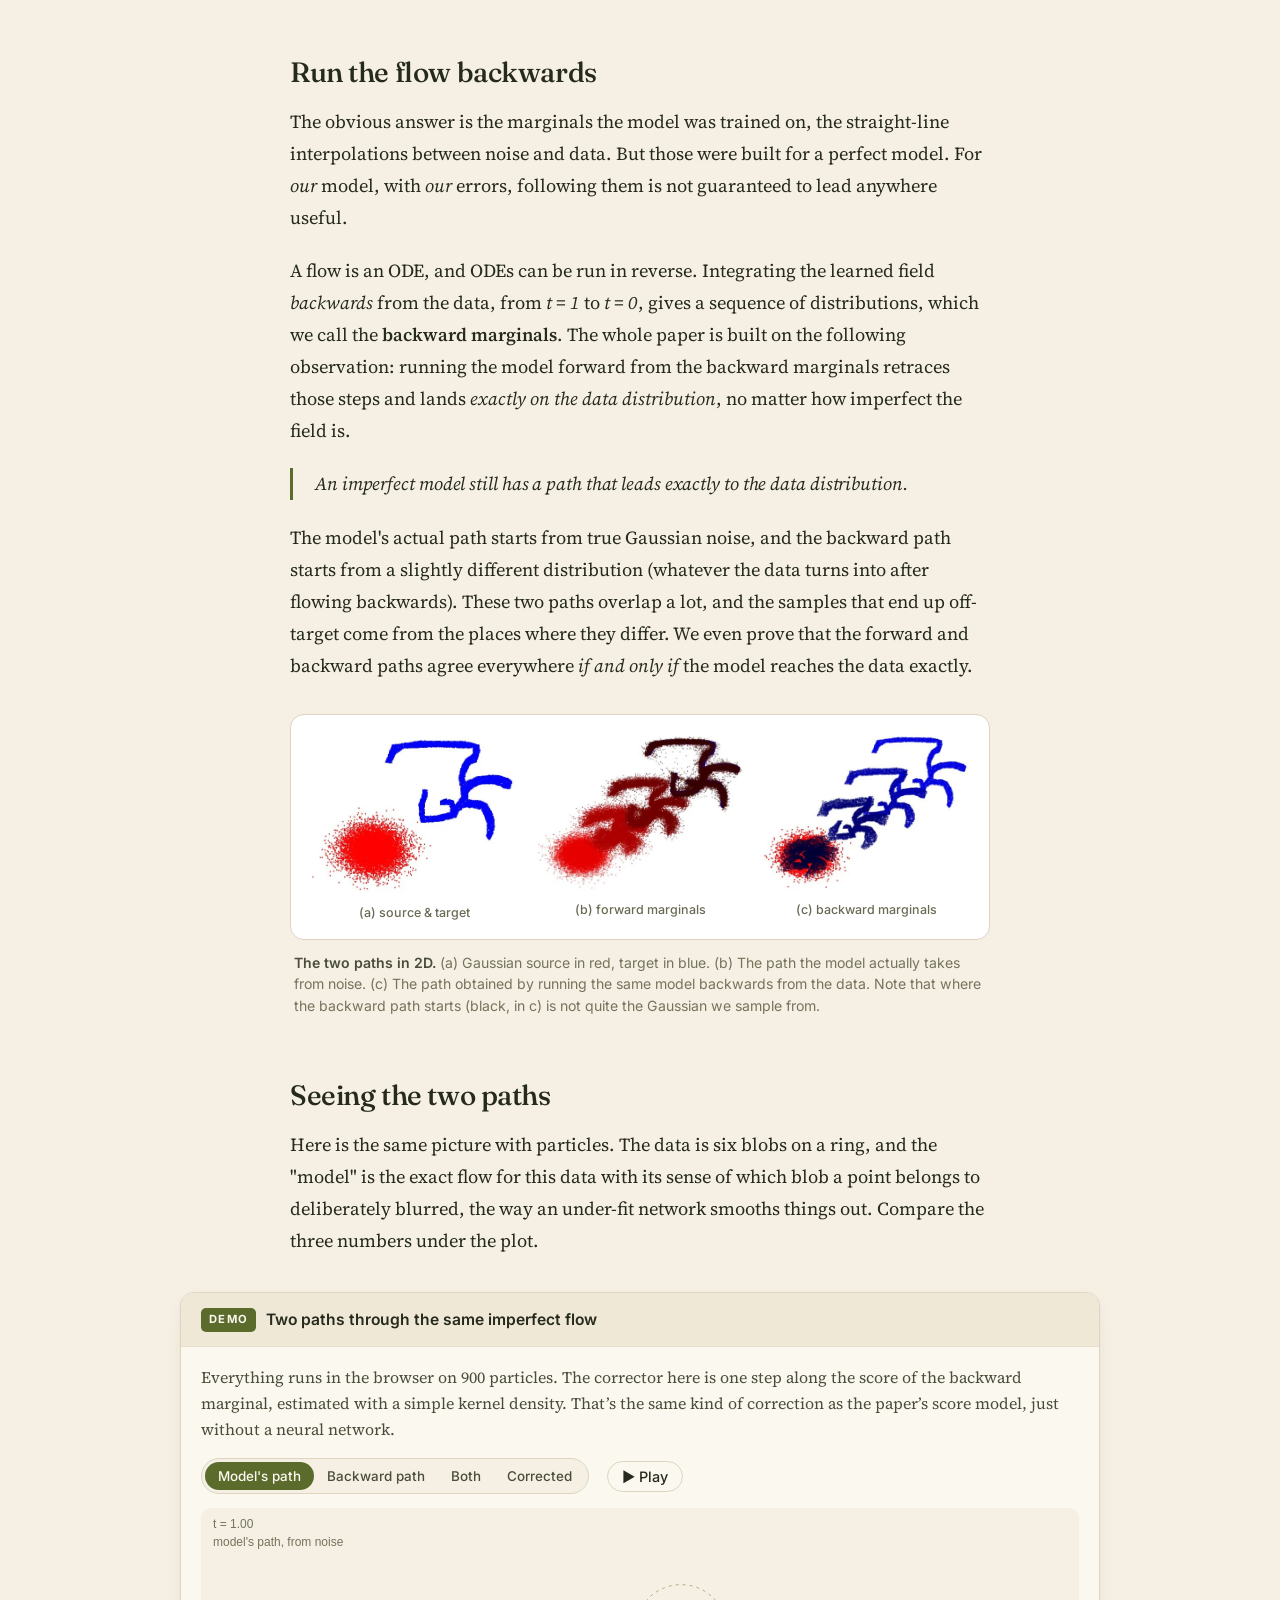
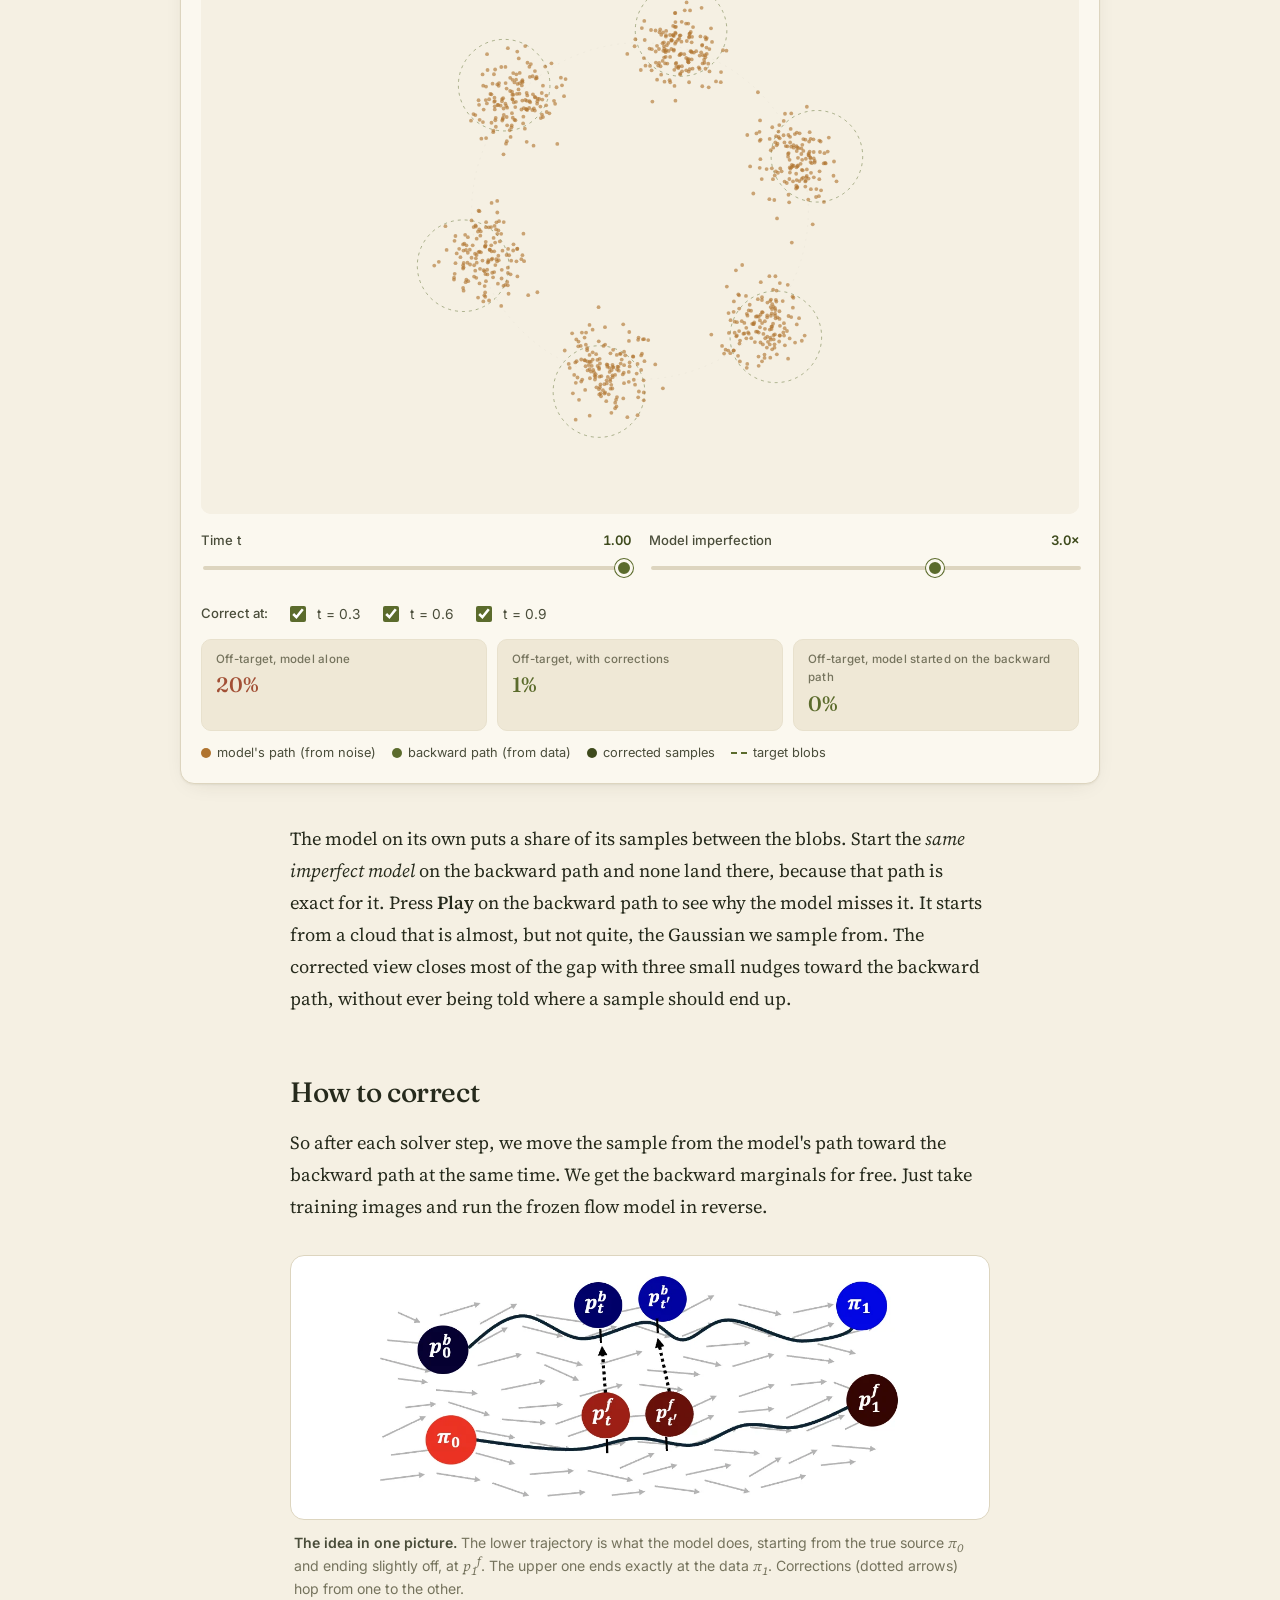
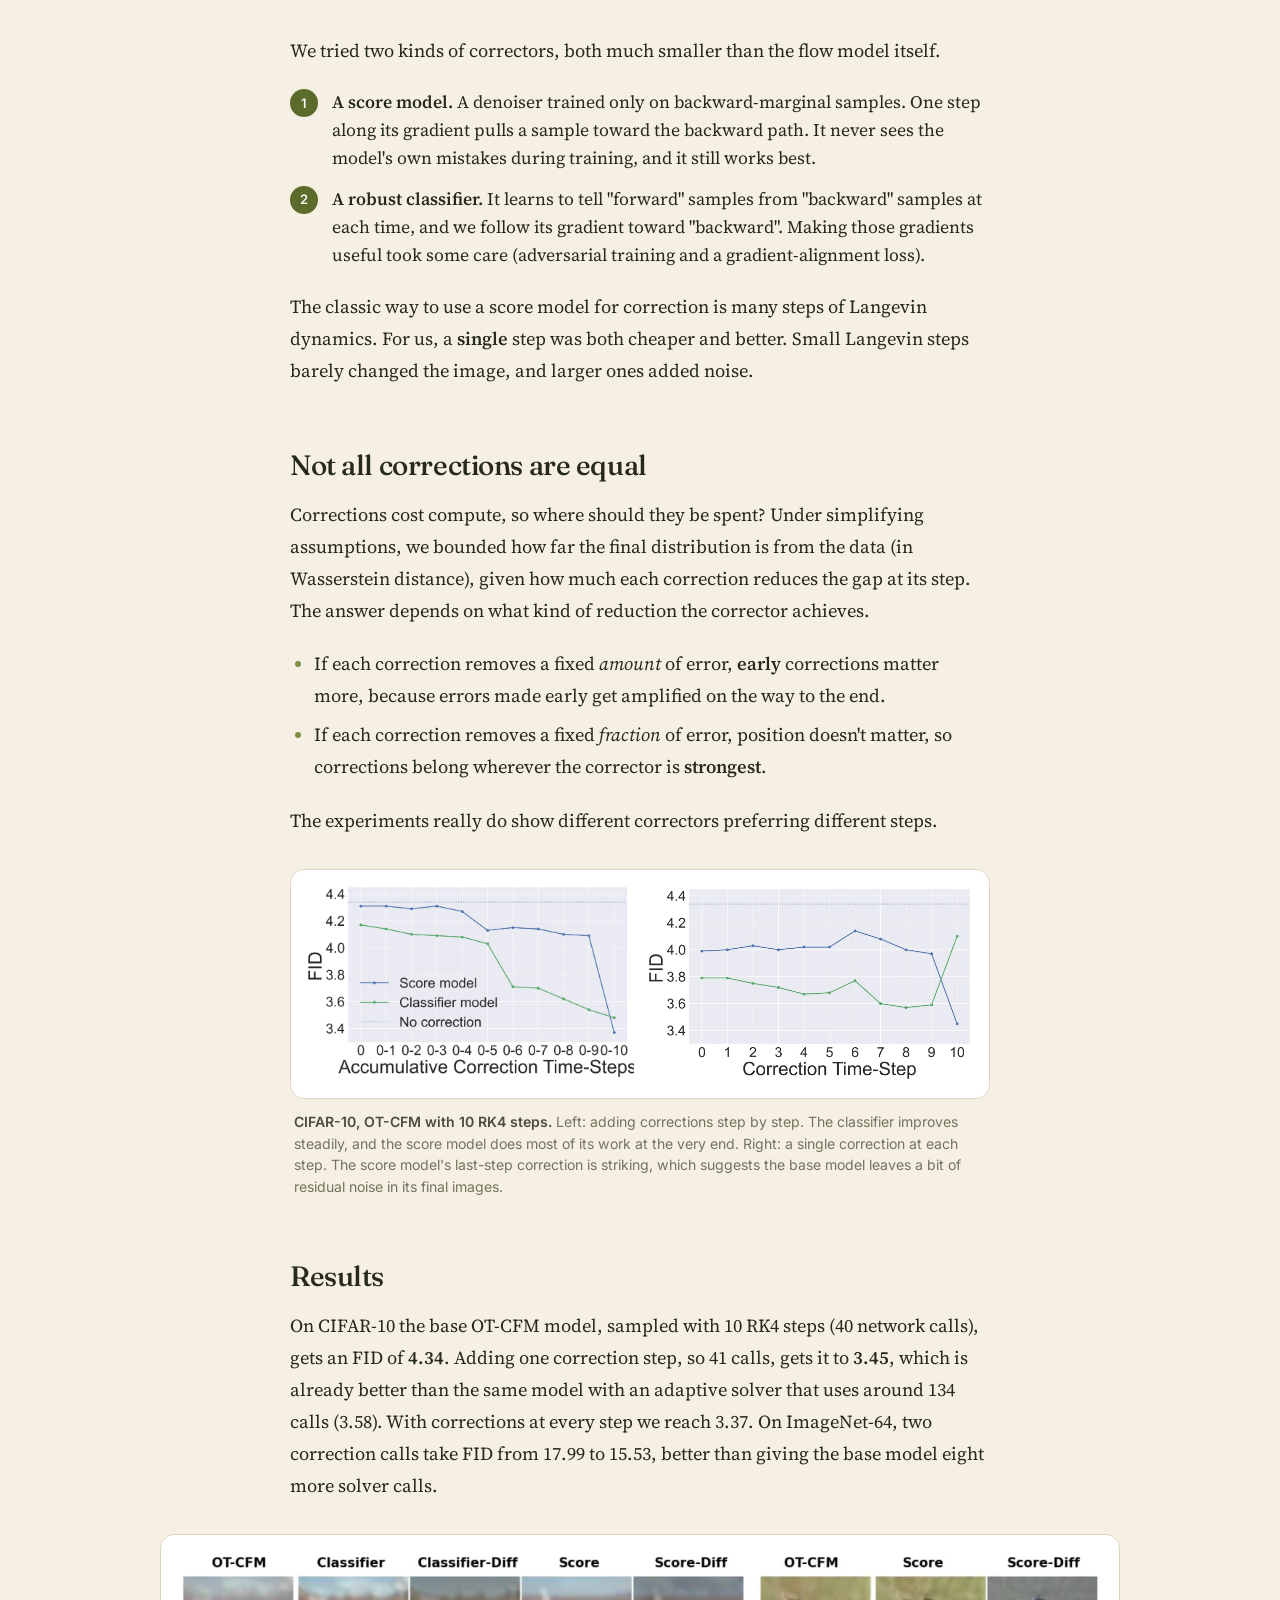
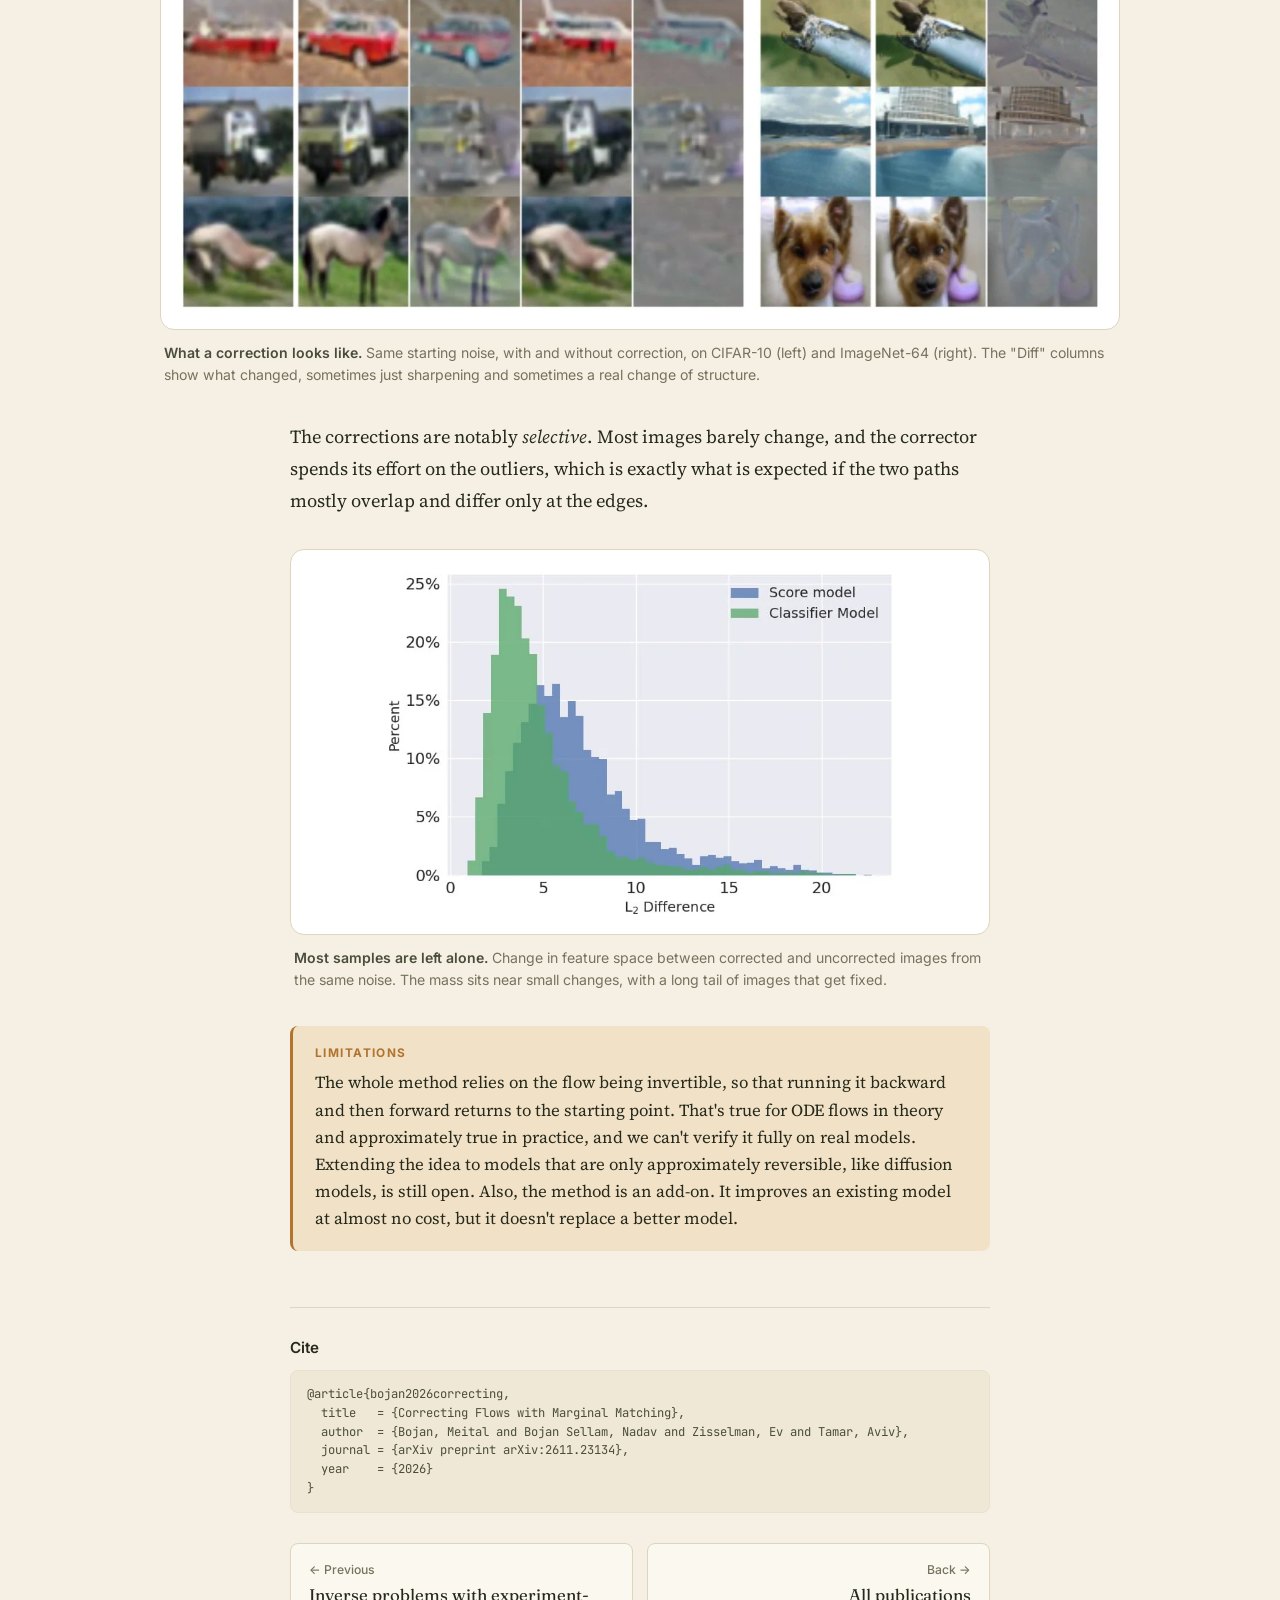
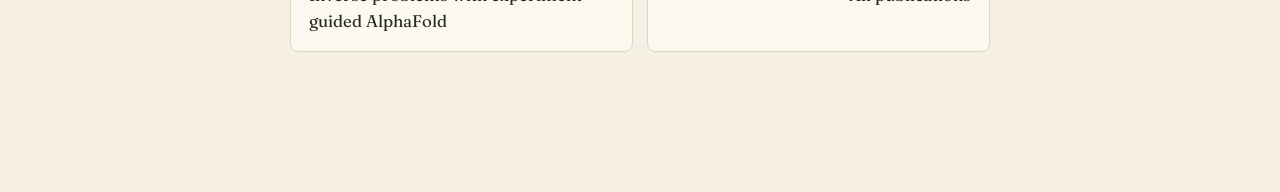
<file: posts/correcting-flows.html>
<!doctype html>
<html lang="en">
<head>
  <meta charset="utf-8">
  <meta name="viewport" content="width=device-width, initial-scale=1">
  <title>Correcting Flows with Marginal Matching · Meital Bojan</title>
  <meta name="description" content="A flow-matching model is never perfect, but running it backwards from the data gives a path that the same imperfect model follows exactly to the data. We correct samples toward that path.">
  <meta property="og:title" content="Correcting Flows with Marginal Matching">
  <meta property="og:description" content="Run an imperfect flow backwards from the data and you get a path the same model follows exactly to the data.">
  <meta property="og:image" content="../assets/img/flows/marginals.webp">
  <link rel="icon" href="../assets/favicon.svg" type="image/svg+xml">
  <script>try{var t=localStorage.getItem("theme");if(t)document.documentElement.setAttribute("data-theme",t)}catch(e){}</script>
  <link rel="preconnect" href="https://fonts.googleapis.com">
  <link rel="preconnect" href="https://fonts.gstatic.com" crossorigin>
  <link rel="stylesheet" href="https://fonts.googleapis.com/css2?family=Fraunces:ital,opsz,wght@0,9..144,400;0,9..144,500;0,9..144,600;1,9..144,400;1,9..144,500&family=Inter:wght@400;500;600;700&family=Source+Serif+4:ital,opsz,wght@0,8..60,400;0,8..60,600;1,8..60,400&family=JetBrains+Mono&display=swap">
  <link rel="stylesheet" href="../assets/css/style.css">
  <script data-goatcounter="https://meital.goatcounter.com/count" async src="//gc.zgo.at/count.js"></script>
</head>
<body>
<a class="skip-link" href="#main">Skip to content</a>

<header class="site-header">
  <div class="wrap">
    <a class="brand" href="../index.html"><span class="brand-name">Meital Bojan</span></a>
    <nav class="nav" aria-label="Main">
      <a href="../index.html">About</a>
      <a href="../publications.html" aria-current="page">Publications</a>
      <a href="../cv.html">CV</a>
      <button class="theme-toggle" type="button" aria-label="Toggle dark mode">
        <svg class="sun" viewBox="0 0 24 24" fill="none" stroke="currentColor" stroke-width="2" stroke-linecap="round"><circle cx="12" cy="12" r="4"/><path d="M12 2v2M12 20v2M4.9 4.9l1.4 1.4M17.7 17.7l1.4 1.4M2 12h2M20 12h2M4.9 19.1l1.4-1.4M17.7 6.3l1.4-1.4"/></svg>
        <svg class="moon" viewBox="0 0 24 24" fill="none" stroke="currentColor" stroke-width="2" stroke-linecap="round" stroke-linejoin="round"><path d="M21 12.8A9 9 0 1 1 11.2 3a7 7 0 0 0 9.8 9.8z"/></svg>
      </button>
    </nav>
  </div>
</header>

<main id="main">
<article>
  <header class="post-head">
    <div class="wrap">
      <a class="back-link" href="../publications.html"><svg viewBox="0 0 24 24" fill="none" stroke="currentColor" stroke-width="2" stroke-linecap="round" stroke-linejoin="round"><path d="M19 12H5M11 18l-6-6 6-6"/></svg>All publications</a>
      <div class="pub-meta"><span class="chip">Preprint</span><span class="chip quiet">2024</span><span class="chip ochre">MSc thesis</span></div>
      <h1>Correcting flows with marginal matching</h1>
      <p class="post-sub">A generative model never learns its data perfectly, yet running it backwards from the data yields a path that it <em>does</em> follow exactly. We correct its samples toward that path.</p>
      <p class="post-authors"><b>Meital Bojan</b>, Nadav Bojan Sellam, Ev Zisselman, Aviv Tamar &middot; Technion</p>
      <div class="post-links">
        <a class="btn" href="https://arxiv.org/abs/2611.23134" target="_blank" rel="noopener"><svg viewBox="0 0 24 24" fill="none" stroke="currentColor" stroke-width="2" stroke-linecap="round" stroke-linejoin="round"><path d="M14 3H7a2 2 0 0 0-2 2v14a2 2 0 0 0 2 2h10a2 2 0 0 0 2-2V8z"/><path d="M14 3v5h5"/></svg>arXiv</a>
        <a class="btn" href="https://technion.primo.exlibrisgroup.com/permalink/972TEC_INST/bfbuv0/alma9927077282303971" target="_blank" rel="noopener"><svg viewBox="0 0 24 24" fill="none" stroke="currentColor" stroke-width="2" stroke-linecap="round" stroke-linejoin="round"><path d="M22 9 12 4 2 9l10 5 10-5z"/><path d="M6 11v5c3 2.5 9 2.5 12 0v-5"/></svg>MSc thesis</a>
      </div>
    </div>
  </header>

  <div class="post-body">
    <div class="tldr">
      <p class="label">In short</p>
      <p>
        Flow-matching models turn noise into data by following a learned vector field. Because the field is learned
        imperfectly, some samples land off-target, and a better ODE solver can't fix that. The key observation is that running the
        <em>same imperfect field</em> in reverse from the data distribution gives intermediate
        distributions that the model carries exactly back to the data distribution (as distributions, not by memorizing
        individual images). We train a small corrector that moves samples toward them. One extra network call
        takes CIFAR-10 FID from 4.34 to 3.45, better than an adaptive solver using three times the compute.
</p>
      <p class="new"><b>What&rsquo;s new.</b> A correction target that is exact for the model as it actually is, not for an idealized one. We prove the two paths coincide only when the model is perfect, and, under simplifying assumptions, analyze how much each correction step can help, which suggests where corrections are worth spending.</p>
    </div>

    <h2>Where the errors come from</h2>
    <p>
      A flow-matching model learns a velocity field <span class="math">v(x, t)</span>. Generation starts from Gaussian
      noise at <span class="math">t = 0</span> and follows the arrows until <span class="math">t = 1</span>. With a
      perfect model and infinitely small integration steps, samples would land exactly on the data distribution.
    </p>
    <p>
      In practice there are two sources of error. One is <strong>discretization</strong>, because we take a handful of big steps
      instead of infinitely many small ones. Discretization error has received most of the attention, and many advanced solvers address it. The
      other is that <strong>the field itself is wrong</strong>. A neural network trained on finite data with finite capacity
      learns an approximation, so even a perfect solver ends up at a distribution that is close to the data,
      but not the data.
    </p>
    <p>
      In diffusion models, this kind of drift is commonly addressed with <em>predictor&ndash;corrector</em> sampling. After
      every step, a corrector moves the sample back toward where it should be at that time. The natural question for flows is
      where it <em>should</em> be.
    </p>

    <h2>Run the flow backwards</h2>
    <p>
      The obvious answer is the marginals the model was trained on, the straight-line interpolations between noise and
      data. But those were built for a perfect model. For <em>our</em> model, with <em>our</em> errors, following them is not
      guaranteed to lead anywhere useful.
    </p>
    <p>
      A flow is an ODE, and ODEs can be run in reverse. Integrating the learned field <em>backwards</em> from the data, from
      <span class="math">t = 1</span> to <span class="math">t = 0</span>, gives a sequence of distributions, which we call the
      <strong>backward marginals</strong>. The whole paper is built on the following observation: running the model forward
      from the backward marginals retraces those steps and lands <em>exactly on the data distribution</em>, no matter how
      imperfect the field is.
    </p>
    <p class="pullquote">
      An imperfect model still has a path that leads exactly to the data distribution.
    </p>
    <p>
      The model's actual path starts from true Gaussian noise, and the backward path starts from a slightly different
      distribution (whatever the data turns into after flowing backwards). These two paths overlap a lot, and the samples that
      end up off-target come from the places where they differ. We even prove that the forward and backward paths agree
      everywhere <em>if and only if</em> the model reaches the data exactly.
    </p>

    <figure class="fig">
      <div class="fig-plate">
        <div class="fig-row three">
          <div class="cell"><img class="zoomable" loading="lazy" decoding="async" src="../assets/img/flows/toy-source-target.webp" alt="Gaussian source in red and target distribution in blue"><span>(a) source &amp; target</span></div>
          <div class="cell"><img class="zoomable" loading="lazy" decoding="async" src="../assets/img/flows/toy-forward.webp" alt="Forward marginals of a learned flow"><span>(b) forward marginals</span></div>
          <div class="cell"><img class="zoomable" loading="lazy" decoding="async" src="../assets/img/flows/toy-backward.webp" alt="Backward marginals of a learned flow"><span>(c) backward marginals</span></div>
        </div>
      </div>
      <figcaption><b>The two paths in 2D.</b> (a) Gaussian source in red, target in blue. (b) The path the model actually takes from noise. (c) The path obtained by running the same model backwards from the data. Note that where the backward path starts (black, in c) is not quite the Gaussian we sample from.</figcaption>
    </figure>

    <h2>Seeing the two paths</h2>
    <p>
      Here is the same picture with particles. The data is six blobs on a ring, and the "model" is the exact flow for this
      data with its sense of which blob a point belongs to deliberately blurred, the way an under-fit network smooths
      things out. Compare the three numbers under the plot.
    </p>

    <div class="demo wide" id="flows-demo">
      <div class="demo-head"><span class="tag">Demo</span><h4>Two paths through the same imperfect flow</h4></div>
      <div class="demo-body">
        <p class="demo-intro">
          Everything runs in the browser on 900 particles. The corrector here is one step along the score of the backward
          marginal, estimated with a simple kernel density. That&rsquo;s the same kind of correction as the paper&rsquo;s score
          model, just without a neural network.
        </p>
        <div class="controls" style="margin-top:0;margin-bottom:14px">
          <div class="seg" role="group" aria-label="Which path to show">
            <button type="button" data-view="forward" aria-pressed="true">Model's path</button>
            <button type="button" data-view="backward" aria-pressed="false">Backward path</button>
            <button type="button" data-view="both" aria-pressed="false">Both</button>
            <button type="button" data-view="corrected" aria-pressed="false">Corrected</button>
          </div>
          <button class="btn" type="button" id="flows-play" style="padding:6px 14px">▶ Play</button>
        </div>
        <canvas aria-label="Particles flowing from a Gaussian to six blobs on a ring"></canvas>
        <div class="controls">
          <div class="grow">
            <div class="ctl-label"><span>Time t</span><output id="flows-t-out">1.00</output></div>
            <input type="range" id="flows-t" min="0" max="1" step="0.01" value="1" aria-label="Time">
          </div>
          <div class="grow">
            <div class="ctl-label"><span>Model imperfection</span><output id="flows-imp-out">3.0×</output></div>
            <input type="range" id="flows-imp" min="1" max="4" step="0.1" value="3" aria-label="Model imperfection">
          </div>
        </div>
        <div class="controls">
          <span style="font-size:.82rem;font-weight:500;color:var(--ink-soft)">Correct at:</span>
          <label class="toggle"><input type="checkbox" data-corr="0.3" checked> t = 0.3</label>
          <label class="toggle"><input type="checkbox" data-corr="0.6" checked> t = 0.6</label>
          <label class="toggle"><input type="checkbox" data-corr="0.9" checked> t = 0.9</label>
        </div>
        <div class="readouts">
          <div class="readout warn"><small>Off-target, model alone</small><b id="flows-off-fwd">–</b></div>
          <div class="readout good"><small>Off-target, with corrections</small><b id="flows-off-cor">–</b></div>
          <div class="readout good"><small>Off-target, model started on the backward path</small><b id="flows-off-bwd">–</b></div>
        </div>
        <div class="legend">
          <span><i style="background:var(--ochre)"></i>model's path (from noise)</span>
          <span><i style="background:var(--olive)"></i>backward path (from data)</span>
          <span><i style="background:var(--olive-deep)"></i>corrected samples</span>
          <span><i class="dash" style="color:var(--olive)"></i>target blobs</span>
        </div>
      </div>
    </div>

    <p>
      The model on its own puts a share of its samples between the blobs. Start the <em>same imperfect model</em> on the
      backward path and none land there, because that path is exact for it. Press <strong>Play</strong> on the backward path to see
      why the model misses it. It starts from a cloud that is almost, but not quite, the Gaussian we sample from. The
      corrected view closes most of the gap with three small nudges toward the backward path, without ever being told
      where a sample should end up.
    </p>

    <h2>How to correct</h2>
    <p>
      So after each solver step, we move the sample from the model's path toward the backward path at the same
      time. We get the backward marginals for free. Just take training images and run the frozen flow model in reverse.
    </p>

    <figure class="fig">
      <div class="fig-plate narrow"><img class="zoomable" loading="lazy" decoding="async" src="../assets/img/flows/marginals.webp" alt="Diagram of forward and backward trajectories in a vector field, with corrections moving from forward to backward marginals"></div>
      <figcaption><b>The idea in one picture.</b> The lower trajectory is what the model does, starting from the true source <span class="math">π<sub>0</sub></span> and ending slightly off, at <span class="math">p<sub>1</sub><sup>f</sup></span>. The upper one ends exactly at the data <span class="math">π<sub>1</sub></span>. Corrections (dotted arrows) hop from one to the other.</figcaption>
    </figure>

    <p>We tried two kinds of correctors, both much smaller than the flow model itself.</p>
    <ul class="keypoints">
      <li><span class="n">1</span><span><strong>A score model.</strong> A denoiser trained only on backward-marginal samples. One step along its gradient pulls a sample toward the backward path. It never sees the model's own mistakes during training, and it still works best.</span></li>
      <li><span class="n">2</span><span><strong>A robust classifier.</strong> It learns to tell "forward" samples from "backward" samples at each time, and we follow its gradient toward "backward". Making those gradients useful took some care (adversarial training and a gradient-alignment loss).</span></li>
    </ul>
    <p>
      The classic way to use a score model for correction is many steps of Langevin dynamics.
      For us, a <strong>single</strong> step was both cheaper and better. Small Langevin steps barely changed the image, and
      larger ones added noise.
    </p>

    <h2>Not all corrections are equal</h2>
    <p>
      Corrections cost compute, so where should they be spent? Under simplifying assumptions, we bounded how far the final
      distribution is from the data (in Wasserstein distance), given how much each correction reduces the gap at its step. The answer depends on what kind
      of reduction the corrector achieves.
    </p>
    <ul>
      <li>If each correction removes a fixed <em>amount</em> of error, <strong>early</strong> corrections matter more, because errors made early get amplified on the way to the end.</li>
      <li>If each correction removes a fixed <em>fraction</em> of error, position doesn't matter, so corrections belong wherever the corrector is <strong>strongest</strong>.</li>
    </ul>
    <p>The experiments really do show different correctors preferring different steps.</p>

    <figure class="fig">
      <div class="fig-plate"><div class="fig-row two">
        <img class="zoomable" loading="lazy" decoding="async" src="../assets/img/flows/fid-cumulative.webp" alt="FID vs accumulated correction steps for score and classifier models">
        <img class="zoomable" loading="lazy" decoding="async" src="../assets/img/flows/fid-single-step.webp" alt="FID when correcting at a single time step">
      </div></div>
      <figcaption><b>CIFAR-10, OT-CFM with 10 RK4 steps.</b> Left: adding corrections step by step. The classifier improves steadily, and the score model does most of its work at the very end. Right: a single correction at each step. The score model's last-step correction is striking, which suggests the base model leaves a bit of residual noise in its final images.</figcaption>
    </figure>

    <h2>Results</h2>
    <p>
      On CIFAR-10 the base OT-CFM model, sampled with 10 RK4 steps (40 network calls), gets an FID of <strong>4.34</strong>.
      Adding one correction step, so 41 calls, gets it to <strong>3.45</strong>, which is already better than the same model
      with an adaptive solver that uses around 134 calls (3.58). With corrections at every step we reach 3.37. On ImageNet-64,
      two correction calls take FID from 17.99 to 15.53, better than giving the base model eight more solver calls.
    </p>

    <figure class="fig wide">
      <div class="fig-plate"><img class="zoomable" loading="lazy" decoding="async" src="../assets/img/flows/image-correction.webp" alt="Uncorrected vs corrected samples on CIFAR-10 and ImageNet-64 with difference images"></div>
      <figcaption><b>What a correction looks like.</b> Same starting noise, with and without correction, on CIFAR-10 (left) and ImageNet-64 (right). The "Diff" columns show what changed, sometimes just sharpening and sometimes a real change of structure.</figcaption>
    </figure>

    <p>
      The corrections are notably <em>selective</em>. Most images barely change, and the
      corrector spends its effort on the outliers, which is exactly what is expected if the two paths mostly overlap
      and differ only at the edges.
    </p>

    <figure class="fig">
      <div class="fig-plate narrow"><img class="zoomable" loading="lazy" decoding="async" src="../assets/img/flows/feature-hist.webp" alt="Histogram of feature-space differences between corrected and uncorrected images"></div>
      <figcaption><b>Most samples are left alone.</b> Change in feature space between corrected and uncorrected images from the same noise. The mass sits near small changes, with a long tail of images that get fixed.</figcaption>
    </figure>

    <div class="note">
      <span class="label">Limitations</span>
      <p>
        The whole method relies on the flow being invertible, so that running it backward and then forward returns
        to the starting point. That's true for ODE flows in theory and approximately true in practice, and we can't verify it fully on real
        models. Extending the idea to models that are only approximately reversible, like diffusion models, is still open.
        Also, the method is an add-on. It improves an existing model at almost no cost, but it doesn't replace a better model.
      </p>
    </div>
    <div class="post-end">
      <h3 style="font-family:var(--sans);font-size:.95rem;margin:0">Cite</h3>
      <pre class="cite-box">@article{bojan2026correcting,
  title   = {Correcting Flows with Marginal Matching},
  author  = {Bojan, Meital and Bojan Sellam, Nadav and Zisselman, Ev and Tamar, Aviv},
  journal = {arXiv preprint arXiv:2611.23134},
  year    = {2026}
}</pre>
      <nav class="post-nav" aria-label="More posts">
        <a href="experiment-guided-alphafold.html"><small>&larr; Previous</small><span>Inverse problems with experiment-guided AlphaFold</span></a>
        <a class="next" href="../publications.html"><small>Back &rarr;</small><span>All publications</span></a>
      </nav>
    </div>
  </div>
</article>
</main>

<script src="../assets/js/site.js"></script>
<script src="../assets/js/demos/correcting-flows.js"></script>
</body>
</html>
</file>
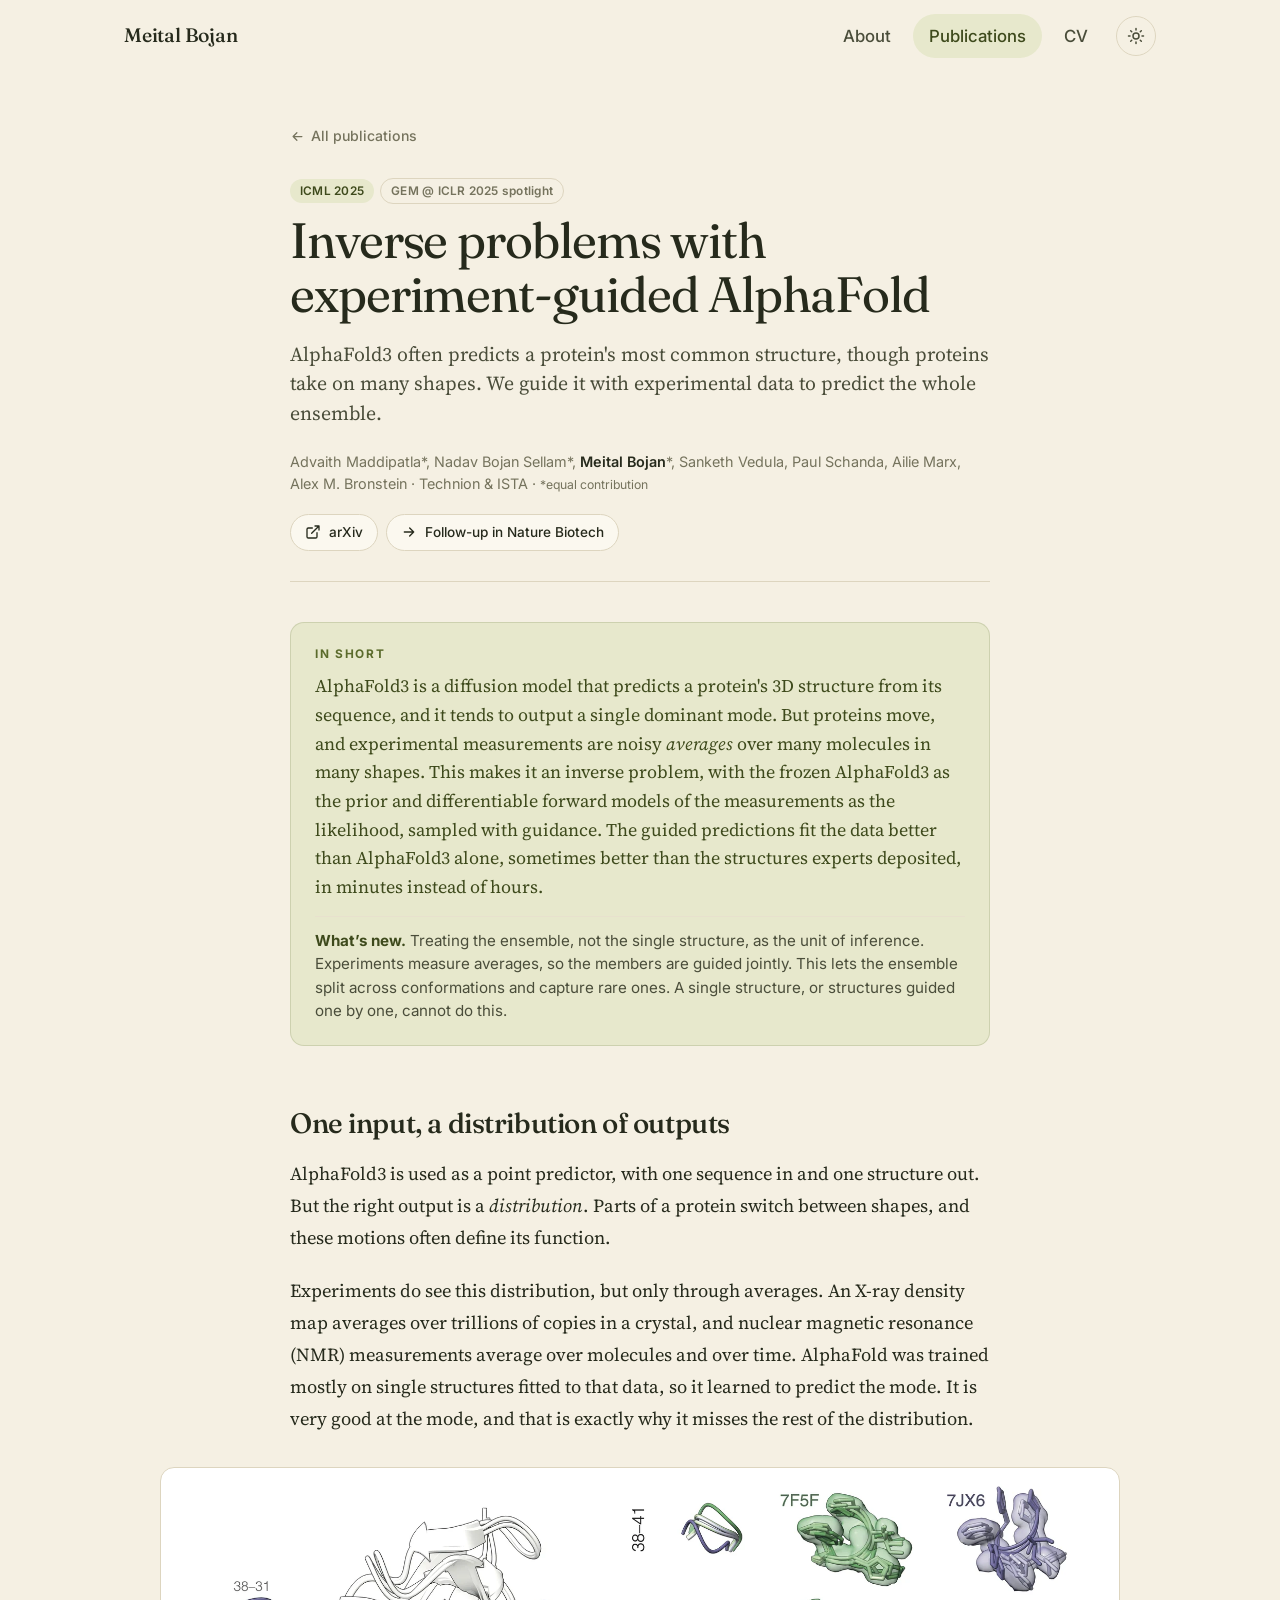
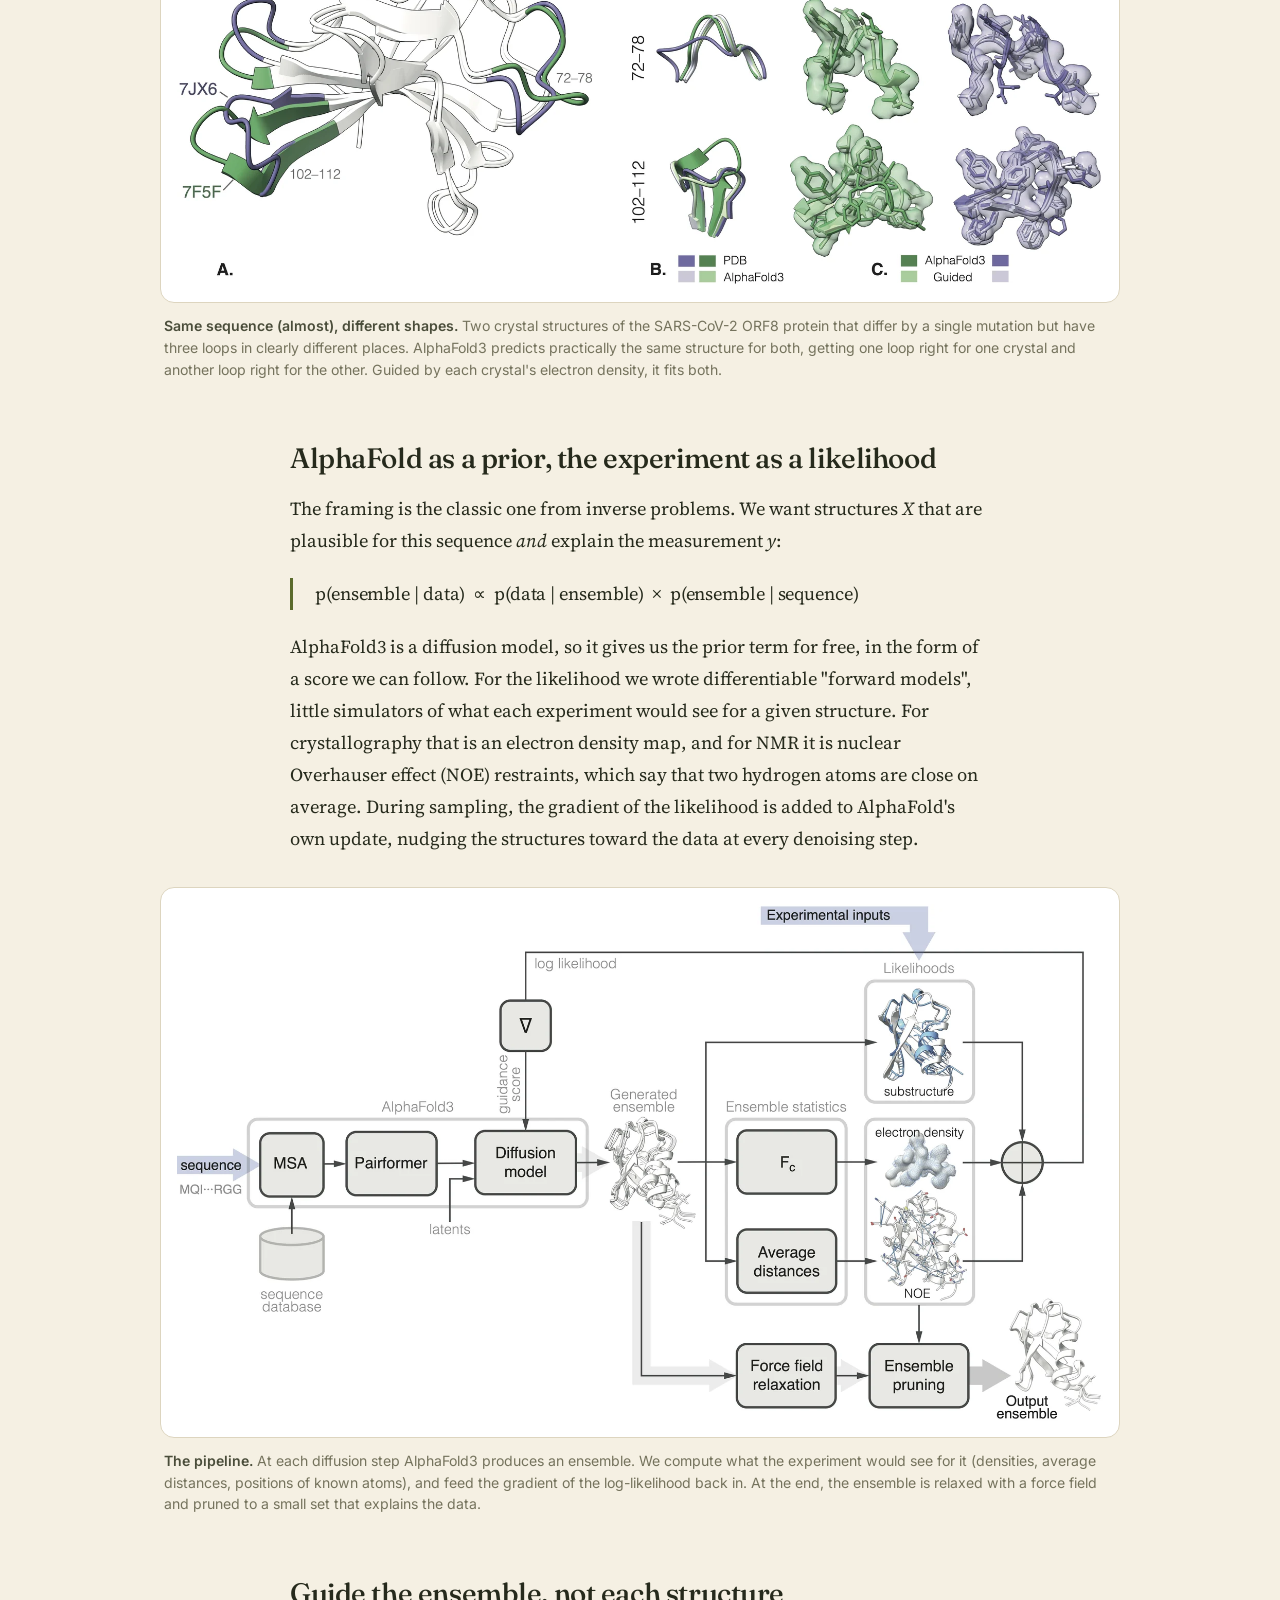
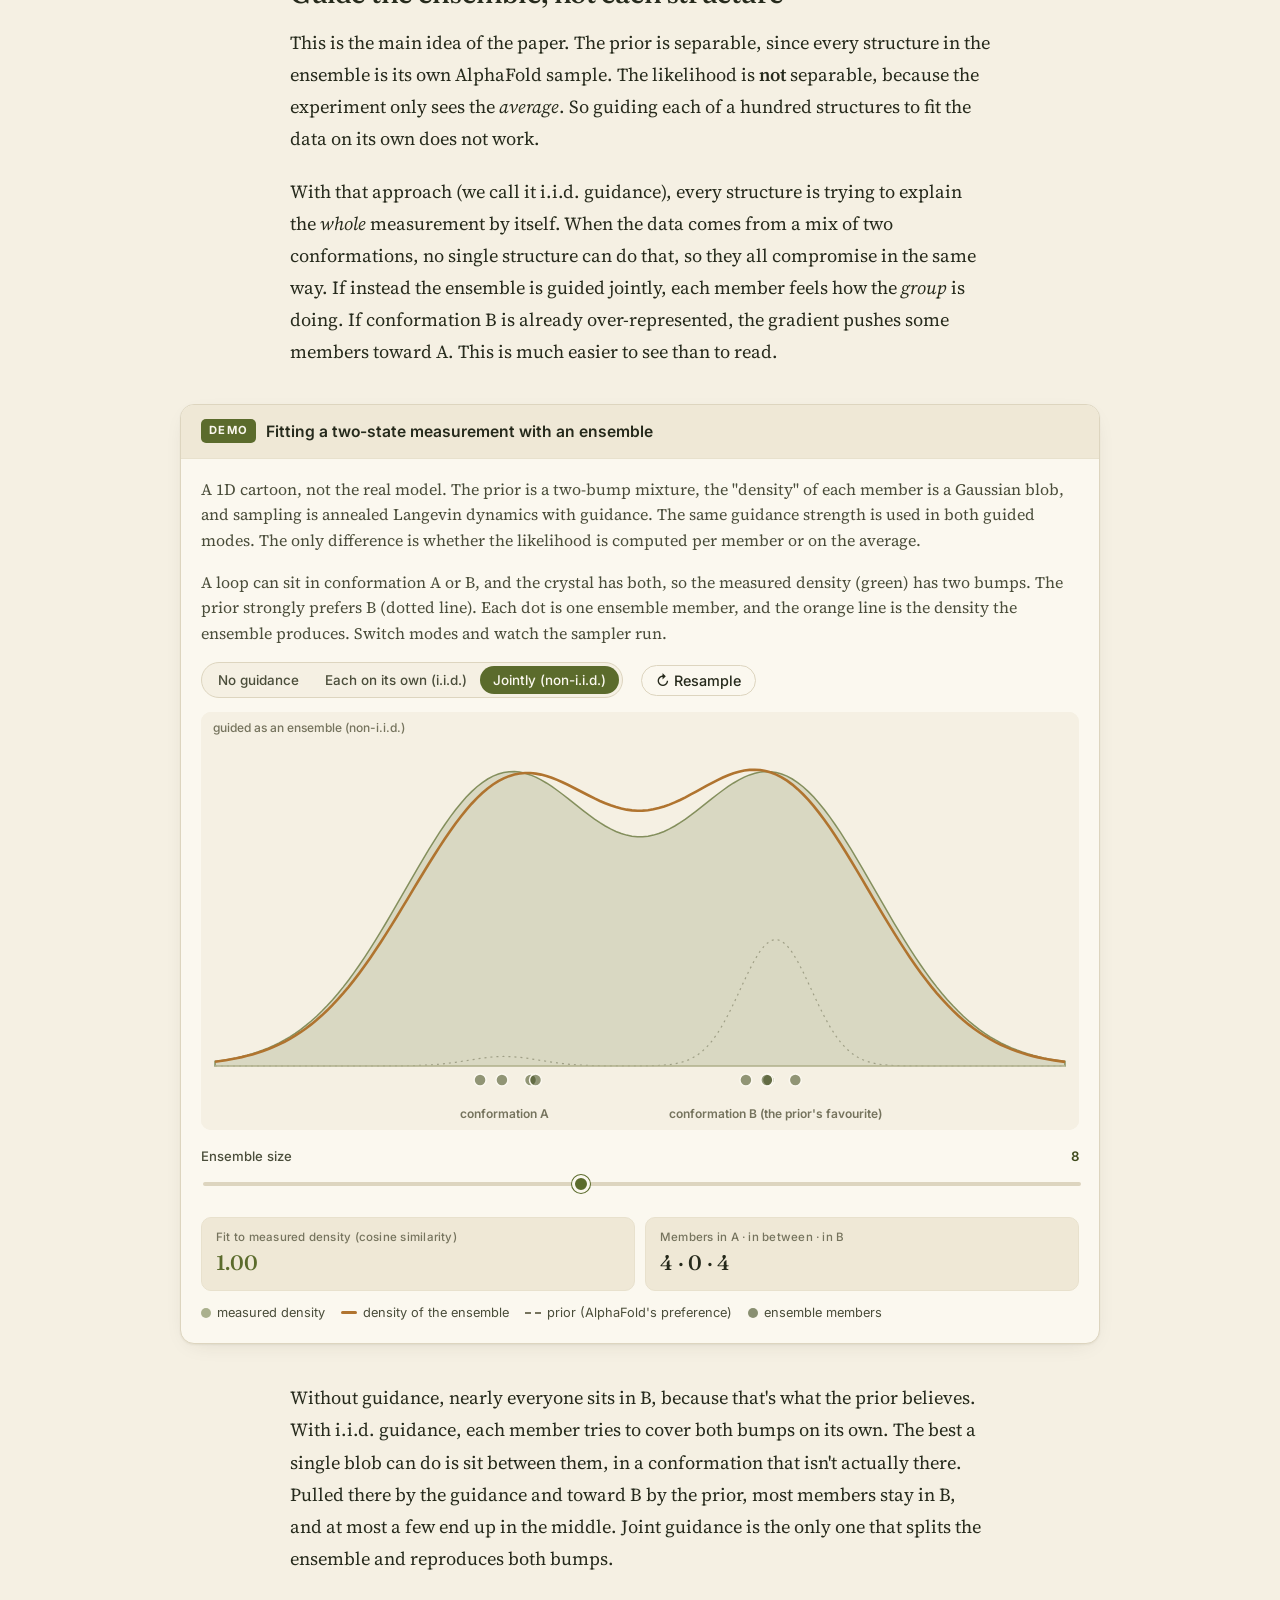
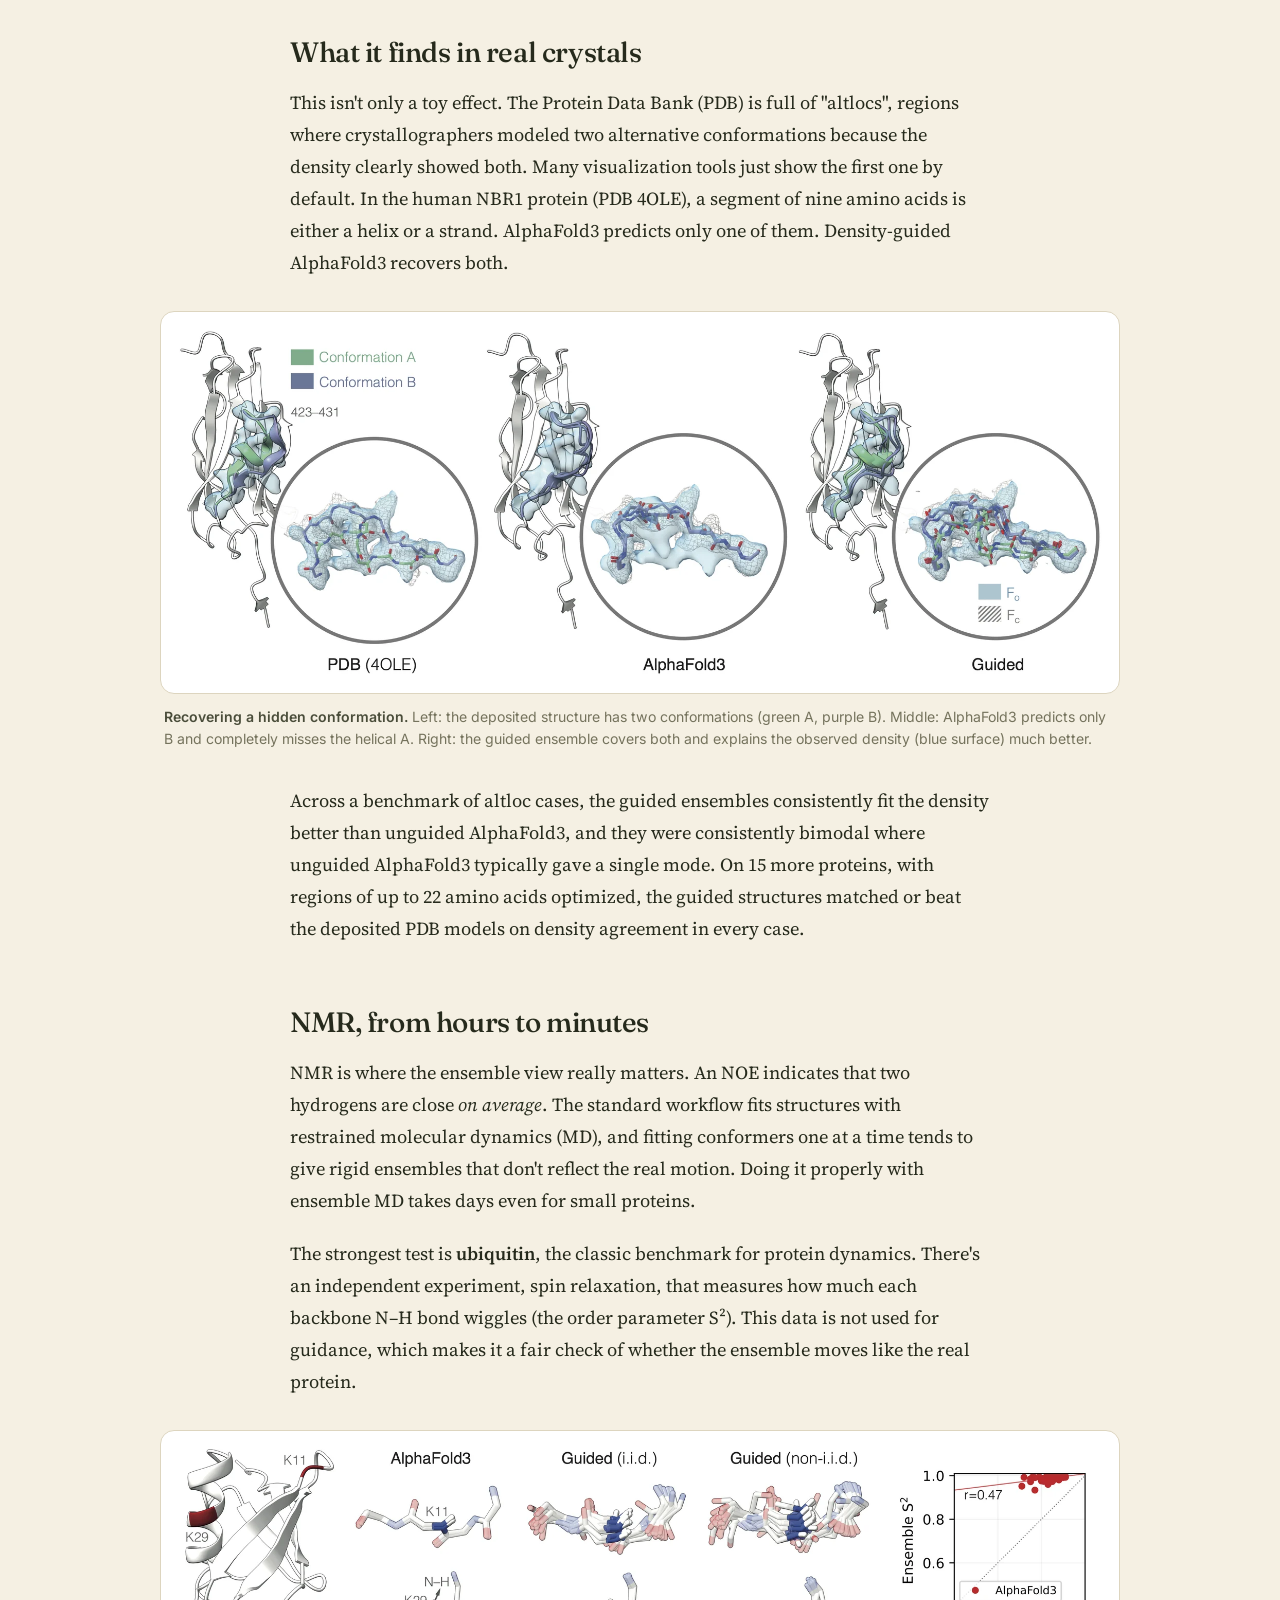
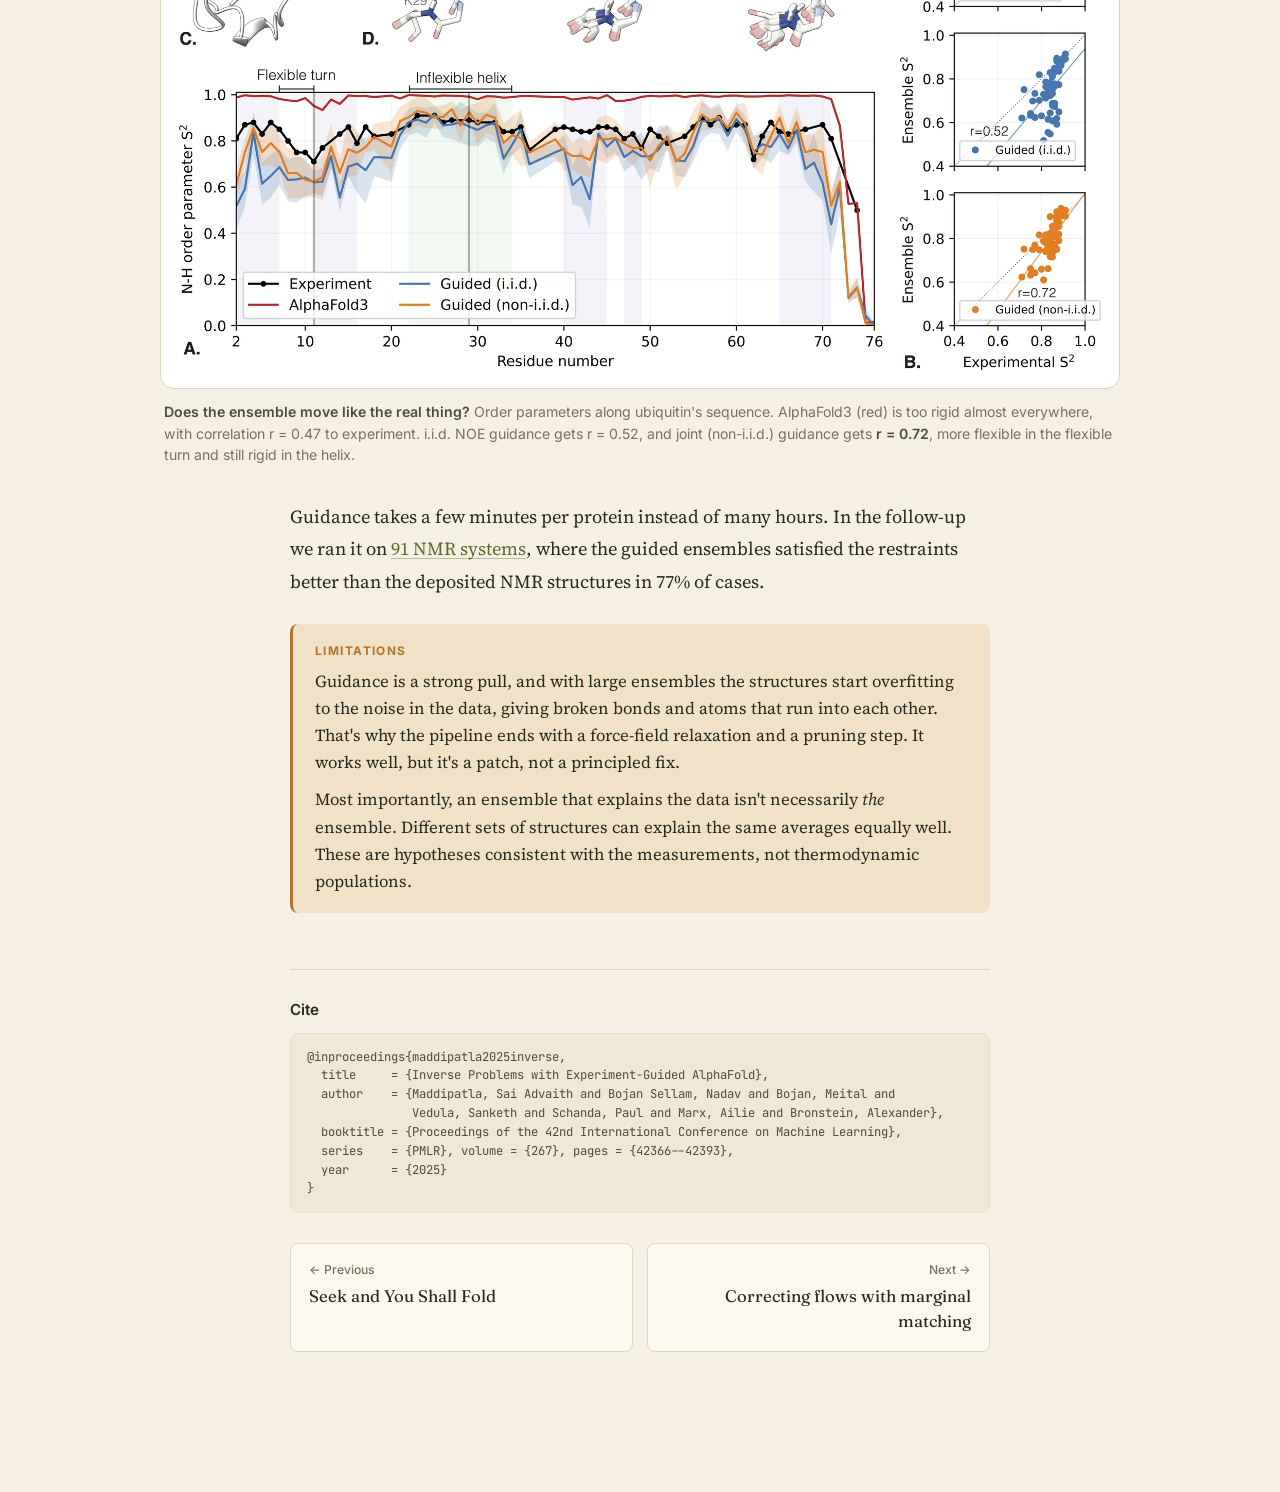
<file: posts/experiment-guided-alphafold.html>
<!doctype html>
<html lang="en">
<head>
  <meta charset="utf-8">
  <meta name="viewport" content="width=device-width, initial-scale=1">
  <title>Inverse Problems with Experiment-Guided AlphaFold · Meital Bojan</title>
  <meta name="description" content="Experiments measure averages over many molecules, so we guide a whole ensemble of AlphaFold3 samples jointly toward the data, treating AlphaFold as a prior and the experiment as a likelihood.">
  <meta property="og:title" content="Inverse Problems with Experiment-Guided AlphaFold">
  <meta property="og:description" content="Experiments measure averages, so we guide a whole ensemble at once.">
  <meta property="og:image" content="../assets/img/icml/4ole-altlocs.webp">
  <link rel="icon" href="../assets/favicon.svg" type="image/svg+xml">
  <script>try{var t=localStorage.getItem("theme");if(t)document.documentElement.setAttribute("data-theme",t)}catch(e){}</script>
  <link rel="preconnect" href="https://fonts.googleapis.com">
  <link rel="preconnect" href="https://fonts.gstatic.com" crossorigin>
  <link rel="stylesheet" href="https://fonts.googleapis.com/css2?family=Fraunces:ital,opsz,wght@0,9..144,400;0,9..144,500;0,9..144,600;1,9..144,400;1,9..144,500&family=Inter:wght@400;500;600;700&family=Source+Serif+4:ital,opsz,wght@0,8..60,400;0,8..60,600;1,8..60,400&family=JetBrains+Mono&display=swap">
  <link rel="stylesheet" href="../assets/css/style.css">
  <script data-goatcounter="https://meital.goatcounter.com/count" async src="//gc.zgo.at/count.js"></script>
</head>
<body>
<a class="skip-link" href="#main">Skip to content</a>

<header class="site-header">
  <div class="wrap">
    <a class="brand" href="../index.html"><span class="brand-name">Meital Bojan</span></a>
    <nav class="nav" aria-label="Main">
      <a href="../index.html">About</a>
      <a href="../publications.html" aria-current="page">Publications</a>
      <a href="../cv.html">CV</a>
      <button class="theme-toggle" type="button" aria-label="Toggle dark mode">
        <svg class="sun" viewBox="0 0 24 24" fill="none" stroke="currentColor" stroke-width="2" stroke-linecap="round"><circle cx="12" cy="12" r="4"/><path d="M12 2v2M12 20v2M4.9 4.9l1.4 1.4M17.7 17.7l1.4 1.4M2 12h2M20 12h2M4.9 19.1l1.4-1.4M17.7 6.3l1.4-1.4"/></svg>
        <svg class="moon" viewBox="0 0 24 24" fill="none" stroke="currentColor" stroke-width="2" stroke-linecap="round" stroke-linejoin="round"><path d="M21 12.8A9 9 0 1 1 11.2 3a7 7 0 0 0 9.8 9.8z"/></svg>
      </button>
    </nav>
  </div>
</header>

<main id="main">
<article>
  <header class="post-head">
    <div class="wrap">
      <a class="back-link" href="../publications.html"><svg viewBox="0 0 24 24" fill="none" stroke="currentColor" stroke-width="2" stroke-linecap="round" stroke-linejoin="round"><path d="M19 12H5M11 18l-6-6 6-6"/></svg>All publications</a>
      <div class="pub-meta"><span class="chip">ICML 2025</span><span class="chip quiet">GEM @ ICLR 2025 spotlight</span></div>
      <h1>Inverse problems with experiment-guided AlphaFold</h1>
      <p class="post-sub">AlphaFold3 often predicts a protein's most common structure, though proteins take on many shapes. We guide it with experimental data to predict the whole ensemble.</p>
      <p class="post-authors">Advaith Maddipatla*, Nadav Bojan Sellam*, <b>Meital Bojan</b>*, Sanketh Vedula, Paul Schanda, Ailie Marx, Alex M. Bronstein &middot; Technion &amp; ISTA &middot; <span style="font-size:.85em">*equal contribution</span></p>
      <div class="post-links">
        <a class="btn" href="https://arxiv.org/abs/2502.09372" target="_blank" rel="noopener"><svg viewBox="0 0 24 24" fill="none" stroke="currentColor" stroke-width="2" stroke-linecap="round" stroke-linejoin="round"><path d="M15 3h6v6M10 14 21 3M18 13v6a2 2 0 0 1-2 2H5a2 2 0 0 1-2-2V8a2 2 0 0 1 2-2h6"/></svg>arXiv</a>
        <a class="btn" href="experiment-guided-alphafold3.html"><svg viewBox="0 0 24 24" fill="none" stroke="currentColor" stroke-width="2" stroke-linecap="round" stroke-linejoin="round"><path d="M5 12h14M13 6l6 6-6 6"/></svg>Follow-up in Nature Biotech</a>
      </div>
    </div>
  </header>

  <div class="post-body">
    <div class="tldr">
      <p class="label">In short</p>
      <p>
        AlphaFold3 is a diffusion model that predicts a protein's 3D structure from its sequence, and it tends to output a
        single dominant mode. But proteins move, and experimental measurements are noisy <em>averages</em> over many
        molecules in many shapes. This makes it an inverse problem, with the frozen AlphaFold3 as
        the prior and differentiable forward models of the measurements as the likelihood, sampled with guidance. The guided predictions fit the data better than AlphaFold3 alone, sometimes better than the
        structures experts deposited, in minutes instead of hours.
</p>
      <p class="new"><b>What&rsquo;s new.</b> Treating the ensemble, not the single structure, as the unit of inference. Experiments measure averages, so the members are guided jointly. This lets the ensemble split across conformations and capture rare ones. A single structure, or structures guided one by one, cannot do this.</p>
    </div>

    <h2>One input, a distribution of outputs</h2>
    <p>
      AlphaFold3 is used as a point predictor, with one sequence in and one structure out. But the right output is a
      <em>distribution</em>. Parts of a protein switch between shapes, and these motions often define its function.
    </p>
    <p>
      Experiments do see this distribution, but only through averages. An X-ray density map averages over trillions of
      copies in a crystal, and nuclear magnetic resonance (NMR) measurements average over molecules and over time. AlphaFold was trained mostly on single
      structures fitted to that data, so it learned to predict the mode. It is very good at the mode, and that is exactly why
      it misses the rest of the distribution.
    </p>

    <figure class="fig wide">
      <div class="fig-plate"><img class="zoomable" loading="lazy" decoding="async" src="../assets/img/icml/orf8.webp" alt="Two crystal structures of SARS-CoV-2 ORF8 differing at three loops, and the AlphaFold3 and guided predictions"></div>
      <figcaption><b>Same sequence (almost), different shapes.</b> Two crystal structures of the SARS-CoV-2 ORF8 protein that differ by a single mutation but have three loops in clearly different places. AlphaFold3 predicts practically the same structure for both, getting one loop right for one crystal and another loop right for the other. Guided by each crystal's electron density, it fits both.</figcaption>
    </figure>

    <h2>AlphaFold as a prior, the experiment as a likelihood</h2>
    <p>
      The framing is the classic one from inverse problems. We want structures <span class="math">X</span> that are plausible for
      this sequence <em>and</em> explain the measurement <span class="math">y</span>:
    </p>
    <p class="pullquote" style="font-style:normal;font-family:var(--serif)">
      p(ensemble | data) &nbsp;&prop;&nbsp; p(data | ensemble) &nbsp;&times;&nbsp; p(ensemble | sequence)
    </p>
    <p>
      AlphaFold3 is a diffusion model, so it gives us the prior term for free, in the form of a score we can follow. For the
      likelihood we wrote differentiable "forward models", little simulators of what each experiment would see for a given
      structure. For crystallography that is an electron density map, and for NMR it is nuclear Overhauser effect
      (NOE) restraints, which say that two hydrogen atoms are close on average. During sampling, the gradient of the likelihood is added to AlphaFold's own update, nudging the
      structures toward the data at every denoising step.
    </p>

    <figure class="fig wide">
      <div class="fig-plate"><img class="zoomable" loading="lazy" decoding="async" src="../assets/img/icml/method.webp" alt="Schematic of guided AlphaFold3: the diffusion model produces an ensemble, ensemble statistics are compared with experimental inputs, and the gradient is fed back as guidance, followed by relaxation and pruning"></div>
      <figcaption><b>The pipeline.</b> At each diffusion step AlphaFold3 produces an ensemble. We compute what the experiment would see for it (densities, average distances, positions of known atoms), and feed the gradient of the log-likelihood back in. At the end, the ensemble is relaxed with a force field and pruned to a small set that explains the data.</figcaption>
    </figure>

    <h2>Guide the ensemble, not each structure</h2>
    <p>
      This is the main idea of the paper. The prior is separable, since every structure in the ensemble is
      its own AlphaFold sample. The likelihood is <strong>not</strong> separable, because the experiment only sees the
      <em>average</em>. So guiding each of a hundred structures to fit the data on its own does not work.
    </p>
    <p>
      With that approach (we call it i.i.d. guidance), every structure is trying to explain the <em>whole</em> measurement by
      itself. When the data comes from a mix of two conformations, no single structure can do that, so they all compromise in
      the same way. If instead the ensemble is guided jointly, each member feels how the <em>group</em> is doing. If conformation B is
      already over-represented, the gradient pushes some members toward A. This is much easier to see than to read.
    </p>

    <div class="demo wide" id="ensemble-demo">
      <div class="demo-head"><span class="tag">Demo</span><h4>Fitting a two-state measurement with an ensemble</h4></div>
      <div class="demo-body">
        <p class="demo-intro">
          A 1D cartoon, not the real model. The prior is a two-bump mixture, the "density" of each member is a Gaussian blob,
          and sampling is annealed Langevin dynamics with guidance. The same guidance strength is used in both guided modes.
          The only difference is whether the likelihood is computed per member or on the average.
        </p>
        <p class="demo-intro">
          A loop can sit in conformation A or B, and the crystal has both, so the measured density (green) has two bumps.
          The prior strongly prefers B (dotted line). Each dot is one ensemble member, and the orange line is the density the
          ensemble produces. Switch modes and watch the sampler run.
        </p>
        <div class="controls" style="margin-top:0;margin-bottom:14px">
          <div class="seg" role="group" aria-label="Guidance mode">
            <button type="button" data-mode="none" aria-pressed="false">No guidance</button>
            <button type="button" data-mode="iid" aria-pressed="false">Each on its own (i.i.d.)</button>
            <button type="button" data-mode="joint" aria-pressed="true">Jointly (non-i.i.d.)</button>
          </div>
          <button class="btn" type="button" id="ens-run" style="padding:6px 14px">↻ Resample</button>
        </div>
        <canvas aria-label="Observed bimodal density, ensemble members and the density they produce"></canvas>
        <div class="controls">
          <div class="grow">
            <div class="ctl-label"><span>Ensemble size</span><output id="ens-n-out">8</output></div>
            <input type="range" id="ens-n" min="2" max="16" step="1" value="8" aria-label="Ensemble size">
          </div>
        </div>
        <div class="readouts">
          <div class="readout good"><small>Fit to measured density (cosine similarity)</small><b id="ens-cos">–</b></div>
          <div class="readout"><small>Members in A · in between · in B</small><b id="ens-a">–</b></div>
        </div>
        <div class="legend">
          <span><i style="background:var(--olive);opacity:.5"></i>measured density</span>
          <span><i class="line" style="background:var(--ochre)"></i>density of the ensemble</span>
          <span><i class="dash" style="color:var(--muted)"></i>prior (AlphaFold's preference)</span>
          <span><i style="background:var(--olive-deep);opacity:.6"></i>ensemble members</span>
        </div>
      </div>
    </div>

    <p>
      Without guidance, nearly everyone sits in B, because that's what the prior believes. With i.i.d. guidance, each member tries to cover both bumps on its own. The best a single blob
      can do is sit between them, in a conformation that isn't actually there. Pulled there by the guidance and toward B by the prior,
      most members stay in B, and at most a few end up in the middle. Joint guidance is the only one that splits the ensemble and
      reproduces both bumps.
    </p>

    <h2>What it finds in real crystals</h2>
    <p>
      This isn't only a toy effect. The Protein Data Bank (PDB) is full of "altlocs", regions where crystallographers modeled two
      alternative conformations because the density clearly showed both. Many visualization tools just show the first one by
      default. In the human NBR1 protein (PDB 4OLE), a segment of nine amino acids is either a helix or a strand. AlphaFold3
      predicts only one of them. Density-guided AlphaFold3 recovers both.
    </p>

    <figure class="fig wide">
      <div class="fig-plate"><img class="zoomable" loading="lazy" decoding="async" src="../assets/img/icml/4ole-altlocs.webp" alt="4OLE: PDB with two conformations, AlphaFold3 predicting only one, and the guided ensemble covering both and fitting the density"></div>
      <figcaption><b>Recovering a hidden conformation.</b> Left: the deposited structure has two conformations (green A, purple B). Middle: AlphaFold3 predicts only B and completely misses the helical A. Right: the guided ensemble covers both and explains the observed density (blue surface) much better.</figcaption>
    </figure>

    <p>
      Across a benchmark of altloc cases, the guided ensembles consistently fit the density better than unguided AlphaFold3,
      and they were consistently bimodal where unguided AlphaFold3 typically gave a single mode. On 15 more proteins, with
      regions of up to 22 amino acids optimized, the guided structures matched or beat the deposited PDB models on
      density agreement in every case.
    </p>

    <h2>NMR, from hours to minutes</h2>
    <p>
      NMR is where the ensemble view really matters. An NOE indicates that two hydrogens are close <em>on average</em>.
      The standard workflow fits structures with restrained molecular dynamics (MD), and fitting conformers one at a time tends to
      give rigid ensembles that don't reflect the real motion. Doing it properly with ensemble MD takes days even for small
      proteins.
    </p>

    <p>
      The strongest test is <strong>ubiquitin</strong>, the classic benchmark for protein dynamics. There's an independent
      experiment, spin relaxation, that measures how much each backbone N&ndash;H bond wiggles (the order parameter
      S&sup2;). This data is not used for guidance, which makes it a fair check of whether the ensemble moves like the real protein.
    </p>

    <figure class="fig wide">
      <div class="fig-plate"><img class="zoomable" loading="lazy" decoding="async" src="../assets/img/icml/ubiquitin-s2.webp" alt="Ubiquitin N-H order parameters from experiment, AlphaFold3, i.i.d. and non-i.i.d. guided ensembles"></div>
      <figcaption><b>Does the ensemble move like the real thing?</b> Order parameters along ubiquitin's sequence. AlphaFold3 (red) is too rigid almost everywhere, with correlation r = 0.47 to experiment. i.i.d. NOE guidance gets r = 0.52, and joint (non-i.i.d.) guidance gets <b>r = 0.72</b>, more flexible in the flexible turn and still rigid in the helix.</figcaption>
    </figure>

    <p>
      Guidance takes a few minutes per protein instead of many hours. In the follow-up we ran it on
      <a href="experiment-guided-alphafold3.html">91 NMR systems</a>, where the guided ensembles satisfied the restraints
      better than the deposited NMR structures in 77% of cases.
    </p>

    <div class="note">
      <span class="label">Limitations</span>
      <p>
        Guidance is a strong pull, and with large ensembles the structures start overfitting to the noise in the data,
        giving broken bonds and atoms that run into each other. That's why the pipeline ends with a force-field relaxation and a
        pruning step. It works well, but it's a patch, not a principled fix.
      </p>
      <p>
        Most importantly, an ensemble that explains the data isn't necessarily <em>the</em> ensemble. Different sets of
        structures can explain the same averages equally well. These are hypotheses consistent with the measurements, not
        thermodynamic populations.
      </p>
    </div>

    <div class="post-end">
      <h3 style="font-family:var(--sans);font-size:.95rem;margin:0">Cite</h3>
      <pre class="cite-box">@inproceedings{maddipatla2025inverse,
  title     = {Inverse Problems with Experiment-Guided AlphaFold},
  author    = {Maddipatla, Sai Advaith and Bojan Sellam, Nadav and Bojan, Meital and
               Vedula, Sanketh and Schanda, Paul and Marx, Ailie and Bronstein, Alexander},
  booktitle = {Proceedings of the 42nd International Conference on Machine Learning},
  series    = {PMLR}, volume = {267}, pages = {42366--42393},
  year      = {2025}
}</pre>
      <nav class="post-nav" aria-label="More posts">
        <a href="seek-and-you-shall-fold.html"><small>&larr; Previous</small><span>Seek and You Shall Fold</span></a>
        <a class="next" href="correcting-flows.html"><small>Next &rarr;</small><span>Correcting flows with marginal matching</span></a>
      </nav>
    </div>
  </div>
</article>
</main>

<script src="../assets/js/site.js"></script>
<script src="../assets/js/demos/ensemble-guidance.js"></script>
</body>
</html>
</file>
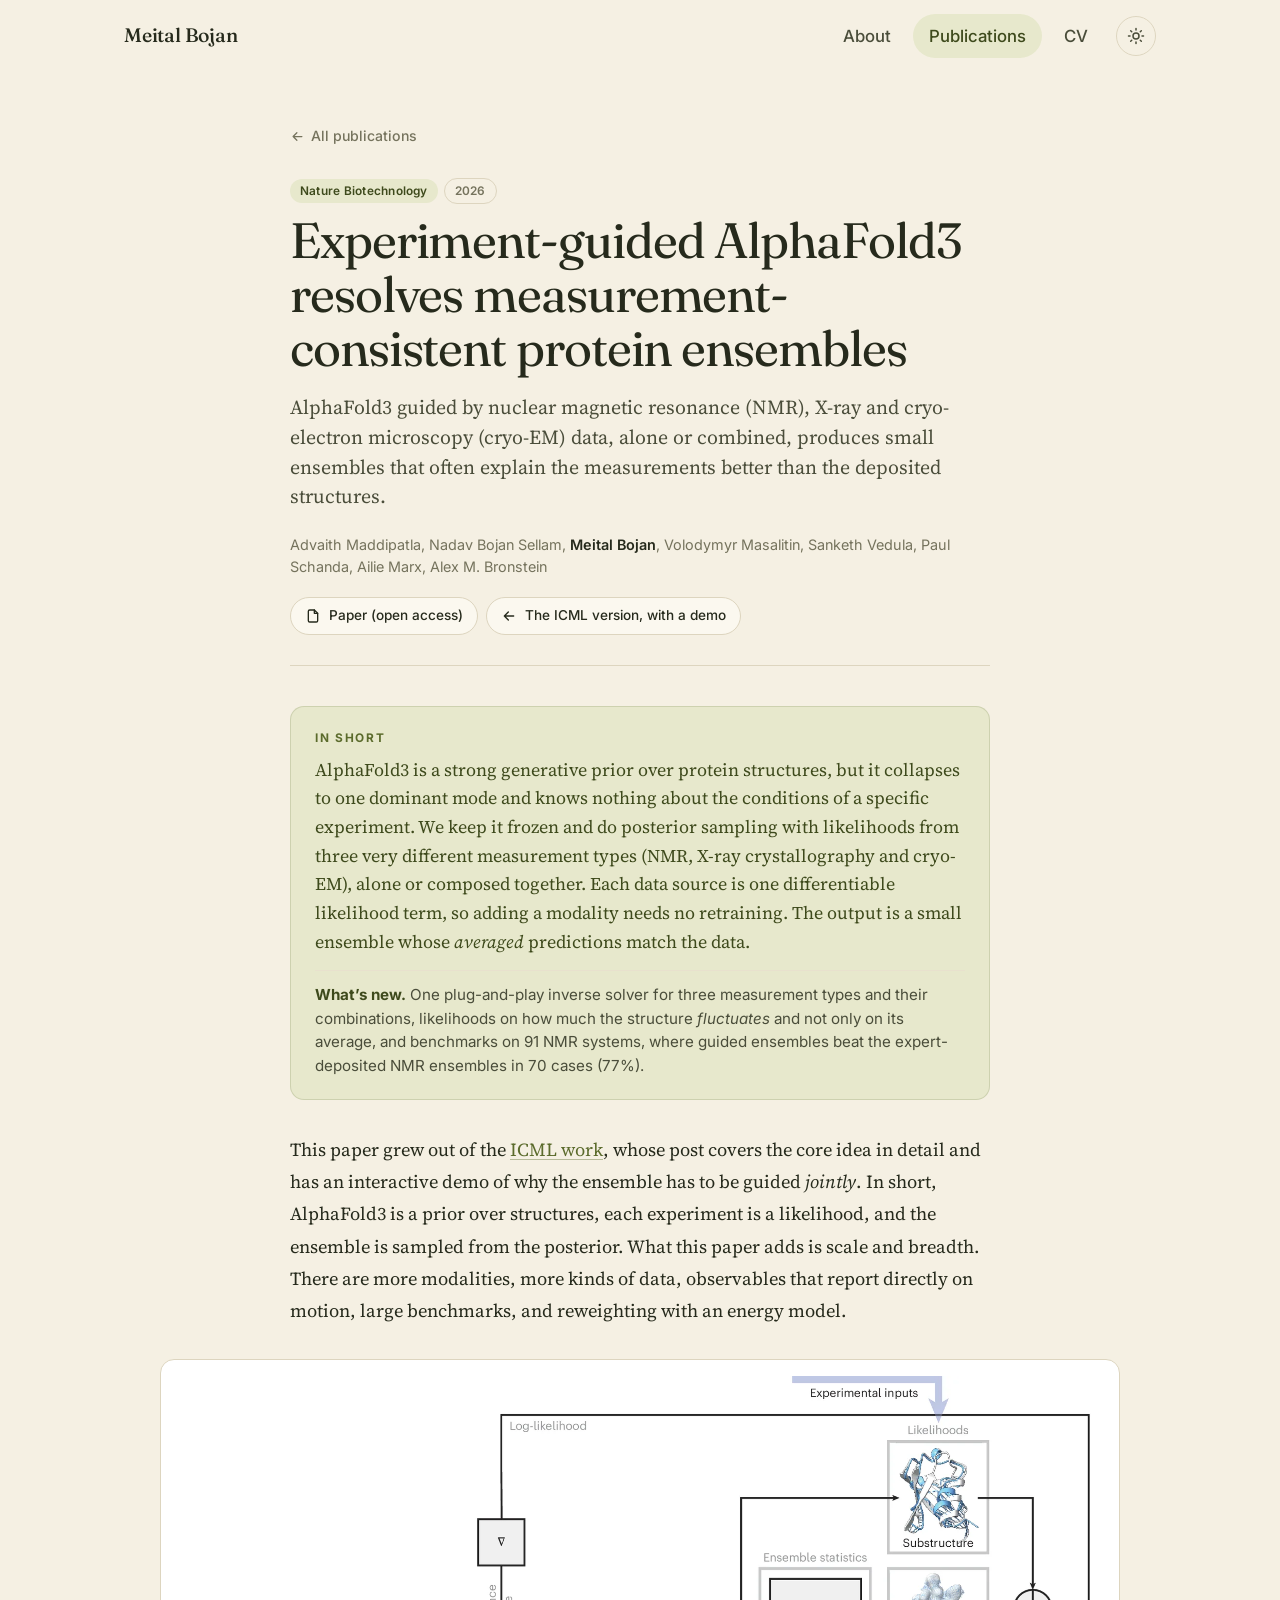
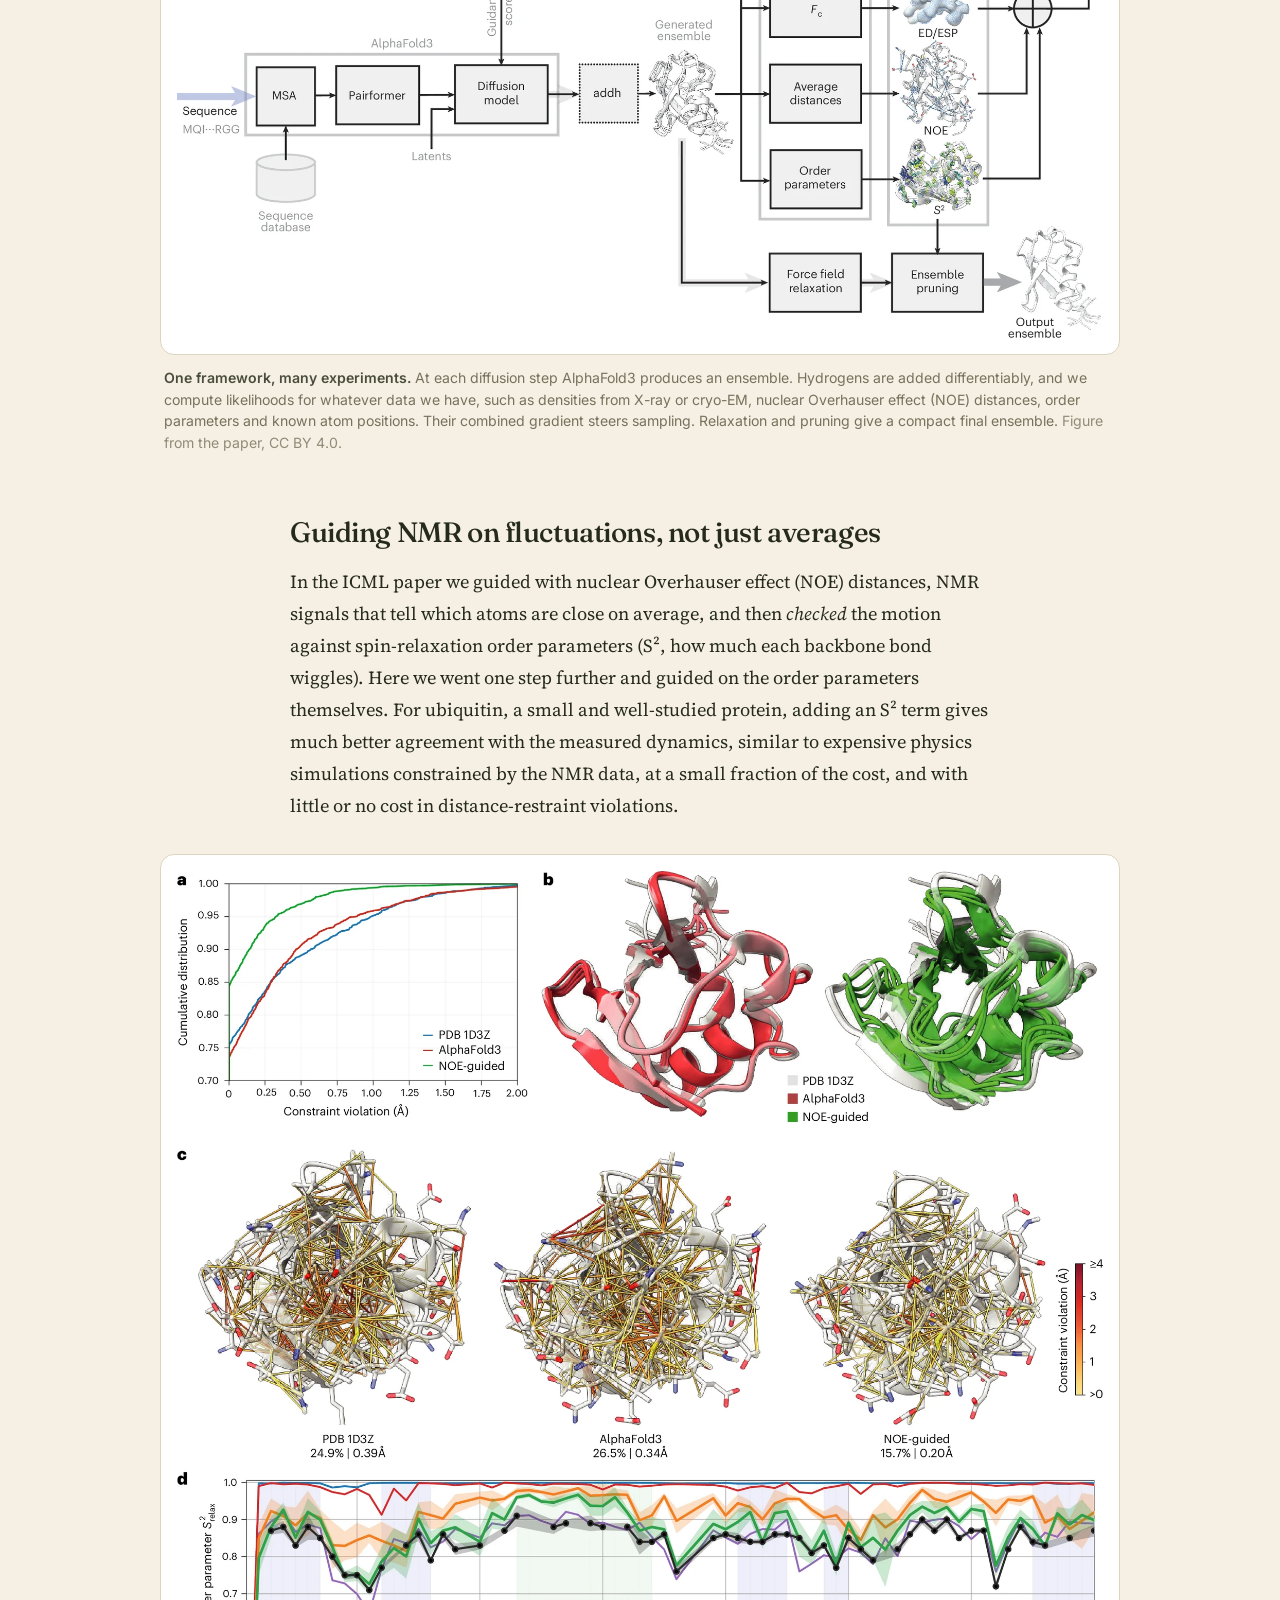
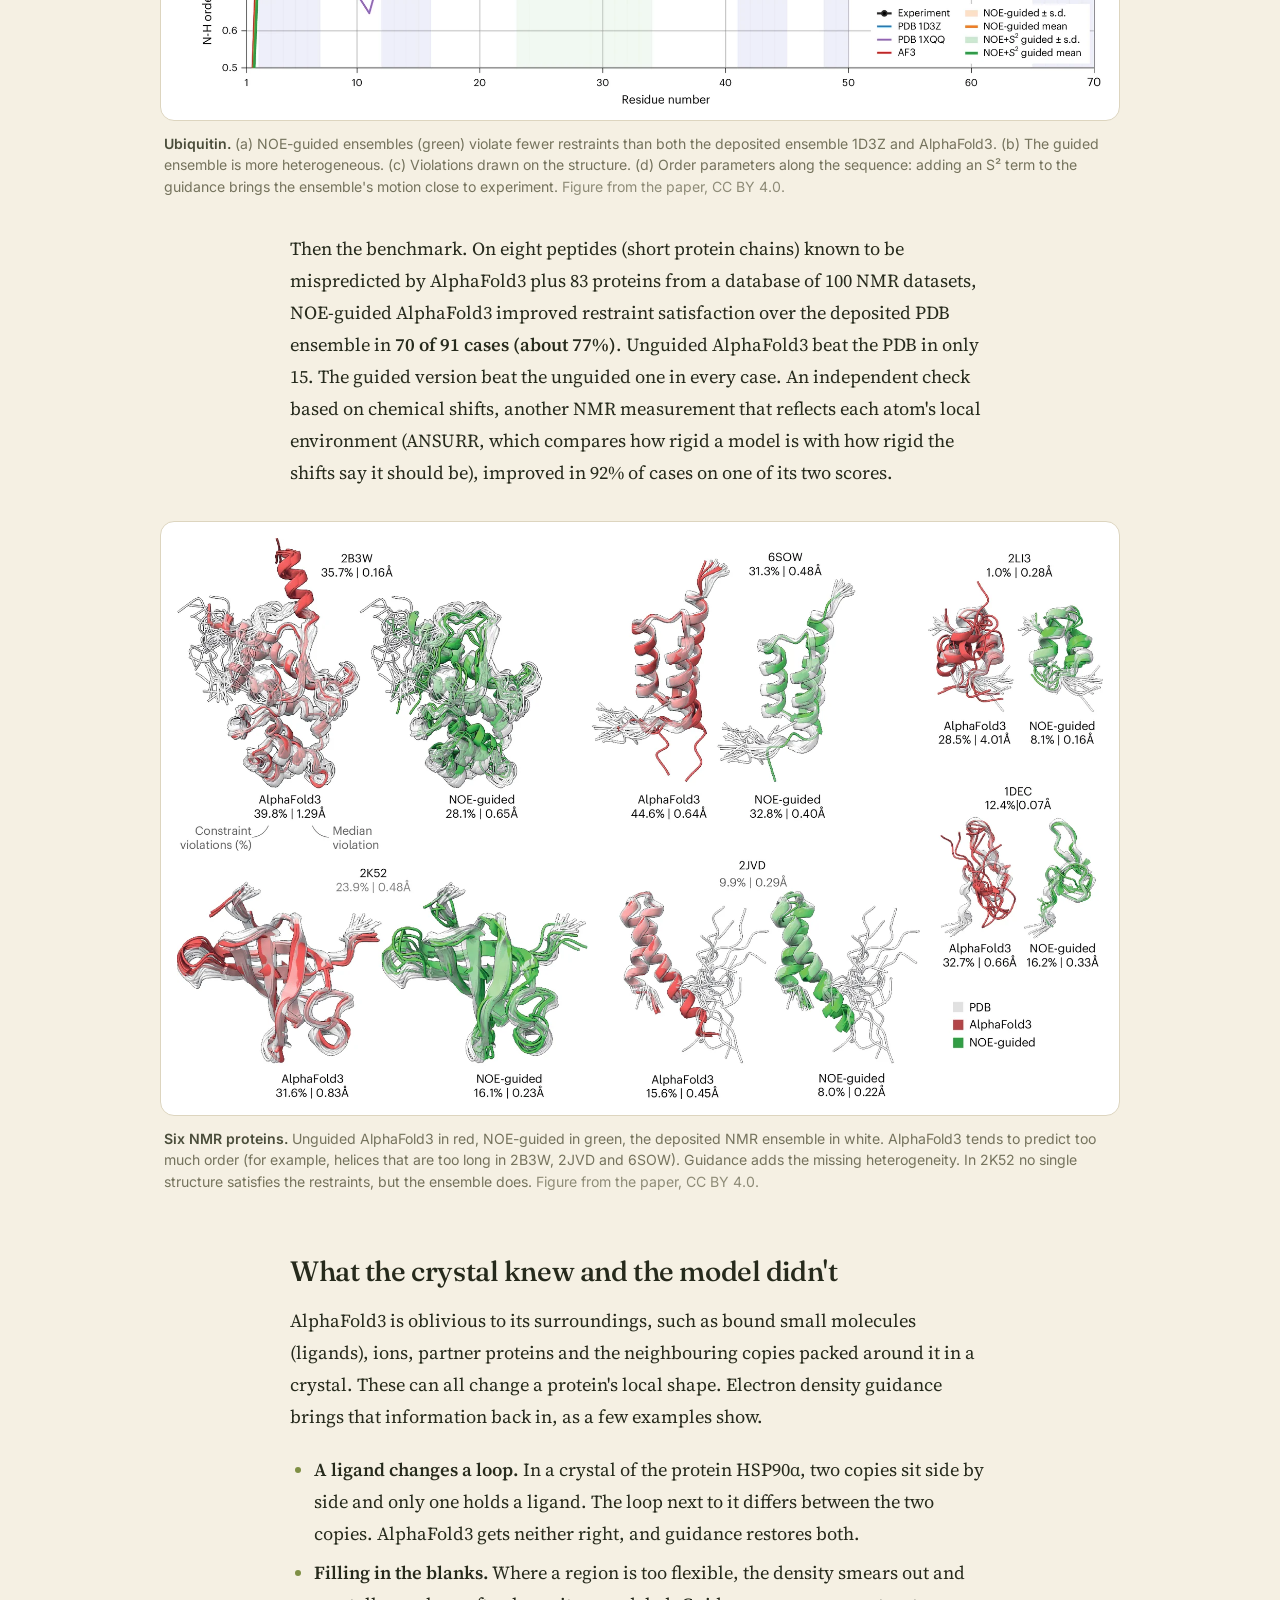
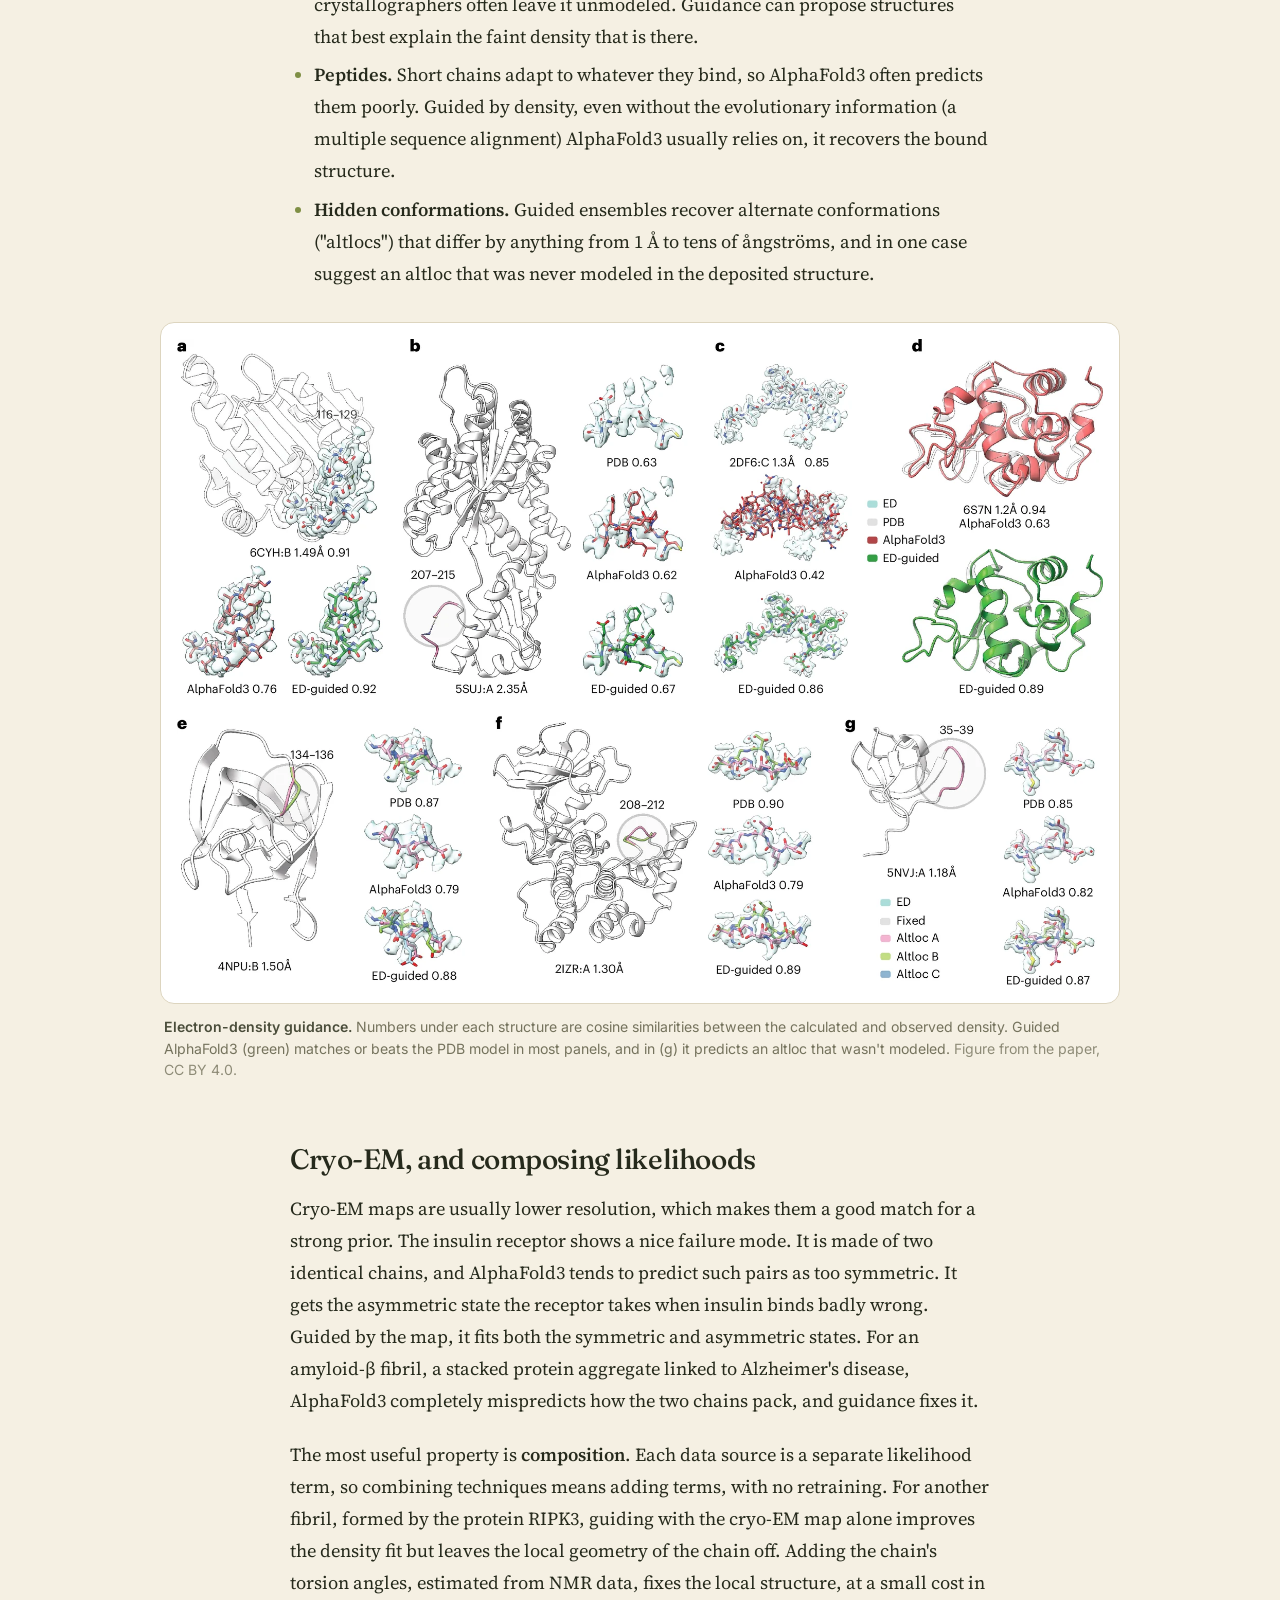
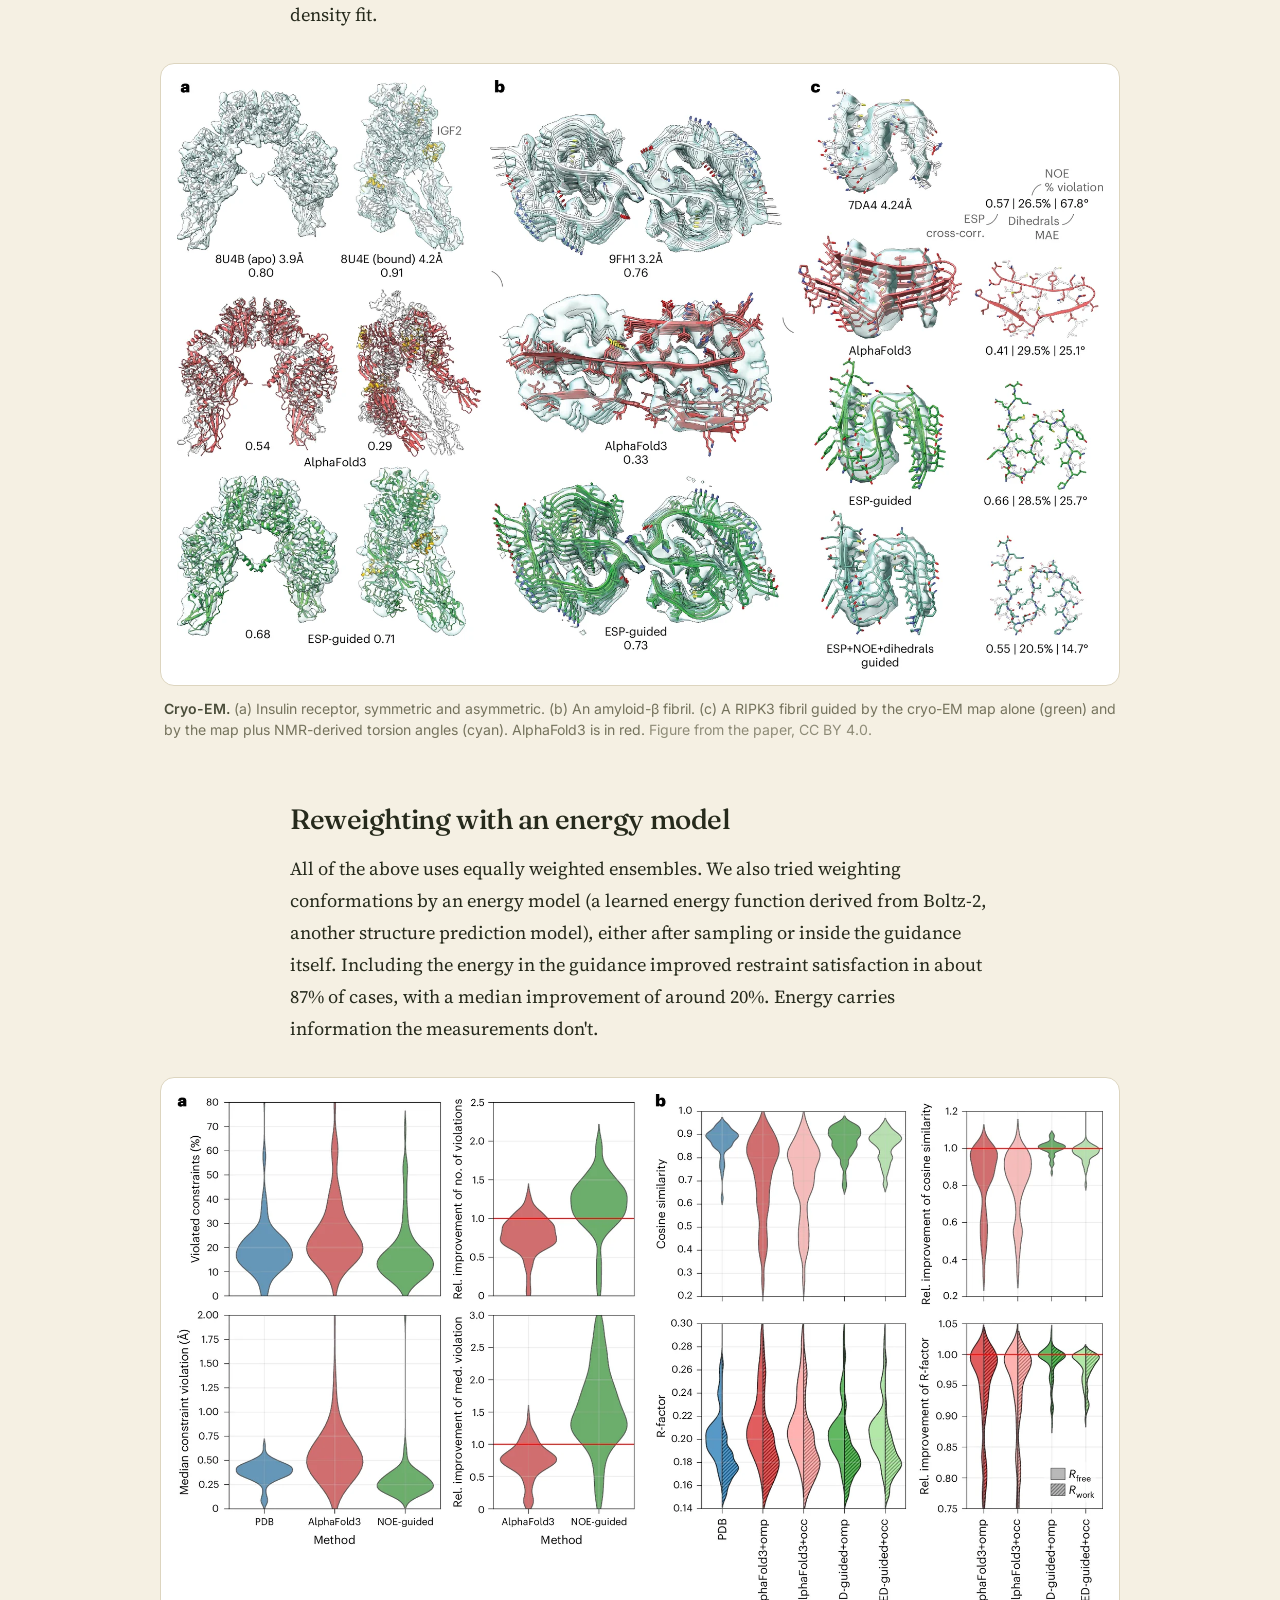
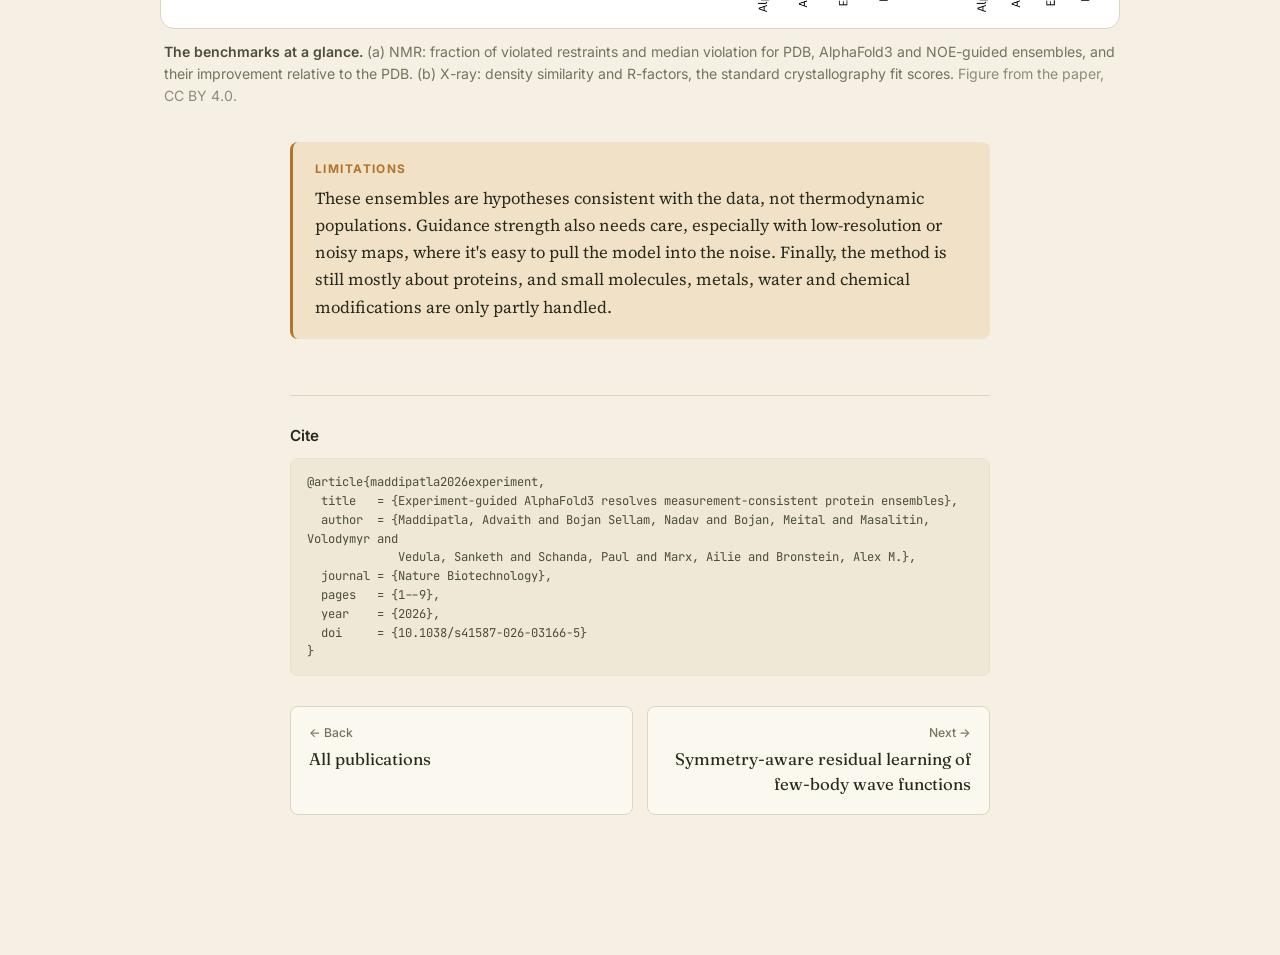
<file: posts/experiment-guided-alphafold3.html>
<!doctype html>
<html lang="en">
<head>
  <meta charset="utf-8">
  <meta name="viewport" content="width=device-width, initial-scale=1">
  <title>Experiment-guided AlphaFold3 · Meital Bojan</title>
  <meta name="description" content="AlphaFold3 can be guided by NMR, X-ray crystallography and cryo-EM data, separately or together, to generate compact ensembles whose averages agree with experiment, often better than the structures deposited in the PDB.">
  <meta property="og:title" content="Experiment-guided AlphaFold3 resolves measurement-consistent protein ensembles">
  <meta property="og:description" content="AlphaFold3, steered by NMR, X-ray and cryo-EM data, toward ensembles that explain the experiment.">
  <meta property="og:image" content="../assets/img/nature/fig4.webp">
  <link rel="icon" href="../assets/favicon.svg" type="image/svg+xml">
  <script>try{var t=localStorage.getItem("theme");if(t)document.documentElement.setAttribute("data-theme",t)}catch(e){}</script>
  <link rel="preconnect" href="https://fonts.googleapis.com">
  <link rel="preconnect" href="https://fonts.gstatic.com" crossorigin>
  <link rel="stylesheet" href="https://fonts.googleapis.com/css2?family=Fraunces:ital,opsz,wght@0,9..144,400;0,9..144,500;0,9..144,600;1,9..144,400;1,9..144,500&family=Inter:wght@400;500;600;700&family=Source+Serif+4:ital,opsz,wght@0,8..60,400;0,8..60,600;1,8..60,400&family=JetBrains+Mono&display=swap">
  <link rel="stylesheet" href="../assets/css/style.css">
  <script data-goatcounter="https://meital.goatcounter.com/count" async src="//gc.zgo.at/count.js"></script>
</head>
<body>
<a class="skip-link" href="#main">Skip to content</a>

<header class="site-header">
  <div class="wrap">
    <a class="brand" href="../index.html"><span class="brand-name">Meital Bojan</span></a>
    <nav class="nav" aria-label="Main">
      <a href="../index.html">About</a>
      <a href="../publications.html" aria-current="page">Publications</a>
      <a href="../cv.html">CV</a>
      <button class="theme-toggle" type="button" aria-label="Toggle dark mode">
        <svg class="sun" viewBox="0 0 24 24" fill="none" stroke="currentColor" stroke-width="2" stroke-linecap="round"><circle cx="12" cy="12" r="4"/><path d="M12 2v2M12 20v2M4.9 4.9l1.4 1.4M17.7 17.7l1.4 1.4M2 12h2M20 12h2M4.9 19.1l1.4-1.4M17.7 6.3l1.4-1.4"/></svg>
        <svg class="moon" viewBox="0 0 24 24" fill="none" stroke="currentColor" stroke-width="2" stroke-linecap="round" stroke-linejoin="round"><path d="M21 12.8A9 9 0 1 1 11.2 3a7 7 0 0 0 9.8 9.8z"/></svg>
      </button>
    </nav>
  </div>
</header>

<main id="main">
<article>
  <header class="post-head">
    <div class="wrap">
      <a class="back-link" href="../publications.html"><svg viewBox="0 0 24 24" fill="none" stroke="currentColor" stroke-width="2" stroke-linecap="round" stroke-linejoin="round"><path d="M19 12H5M11 18l-6-6 6-6"/></svg>All publications</a>
      <div class="pub-meta"><span class="chip">Nature Biotechnology</span><span class="chip quiet">2026</span></div>
      <h1>Experiment-guided AlphaFold3 resolves measurement-consistent protein ensembles</h1>
      <p class="post-sub">AlphaFold3 guided by nuclear magnetic resonance (NMR), X-ray and cryo-electron microscopy (cryo-EM) data, alone or combined, produces small ensembles that often explain the measurements better than the deposited structures.</p>
      <p class="post-authors">Advaith Maddipatla, Nadav Bojan Sellam, <b>Meital Bojan</b>, Volodymyr Masalitin, Sanketh Vedula, Paul Schanda, Ailie Marx, Alex M. Bronstein</p>
      <div class="post-links">
        <a class="btn" href="https://www.nature.com/articles/s41587-026-03166-5" target="_blank" rel="noopener"><svg viewBox="0 0 24 24" fill="none" stroke="currentColor" stroke-width="2" stroke-linecap="round" stroke-linejoin="round"><path d="M14 3H7a2 2 0 0 0-2 2v14a2 2 0 0 0 2 2h10a2 2 0 0 0 2-2V8z"/><path d="M14 3v5h5"/></svg>Paper (open access)</a>
        <a class="btn" href="experiment-guided-alphafold.html"><svg viewBox="0 0 24 24" fill="none" stroke="currentColor" stroke-width="2" stroke-linecap="round" stroke-linejoin="round"><path d="M19 12H5M11 18l-6-6 6-6"/></svg>The ICML version, with a demo</a>
      </div>
    </div>
  </header>

  <div class="post-body">
    <div class="tldr">
      <p class="label">In short</p>
      <p>
        AlphaFold3 is a strong generative prior over protein structures, but it collapses to one dominant mode and knows
        nothing about the conditions of a specific experiment. We keep it frozen and do posterior sampling with likelihoods
        from three very different measurement types (NMR, X-ray crystallography and cryo-EM), alone or composed together.
        Each data source is one differentiable likelihood term, so adding a modality needs no retraining. The output is a
        small ensemble whose <em>averaged</em> predictions match the data.
</p>
      <p class="new"><b>What&rsquo;s new.</b> One plug-and-play inverse solver for three measurement types and their combinations, likelihoods on how much the structure <em>fluctuates</em> and not only on its average, and benchmarks on 91 NMR systems, where guided ensembles beat the expert-deposited NMR ensembles in 70 cases (77%).</p>
    </div>

    <p>
      This paper grew out of the <a href="experiment-guided-alphafold.html">ICML work</a>, whose post covers the core idea
      in detail and has an interactive demo of why the ensemble has to be guided <em>jointly</em>. In short, AlphaFold3 is
      a prior over structures, each experiment is a likelihood, and the ensemble is sampled from the posterior. What this paper adds is scale and breadth. There are more modalities, more kinds of data, observables that
      report directly on motion, large benchmarks, and reweighting with an energy model.
    </p>

    <figure class="fig wide">
      <div class="fig-plate"><img class="zoomable" loading="lazy" decoding="async" src="../assets/img/nature/fig1.webp" alt="Method schematic: AlphaFold3 diffusion produces an ensemble; hydrogens are added; likelihoods of substructure, electron density or ESP maps, NOE distances and order parameters are combined and their gradient guides sampling; then force-field relaxation and ensemble pruning"></div>
      <figcaption><b>One framework, many experiments.</b> At each diffusion step AlphaFold3 produces an ensemble. Hydrogens are added differentiably, and we compute likelihoods for whatever data we have, such as densities from X-ray or cryo-EM, nuclear Overhauser effect (NOE) distances, order parameters and known atom positions. Their combined gradient steers sampling. Relaxation and pruning give a compact final ensemble. <span style="opacity:.8">Figure from the paper, CC BY 4.0.</span></figcaption>
    </figure>

    <h2>Guiding NMR on fluctuations, not just averages</h2>
    <p>
      In the ICML paper we guided with nuclear Overhauser effect (NOE) distances, NMR signals that tell which atoms are close on average, and then <em>checked</em> the motion against spin-relaxation
      order parameters (S&sup2;, how much each backbone bond wiggles). Here we went one step further and guided on the
      order parameters themselves. For ubiquitin, a small and well-studied protein, adding an S&sup2; term gives much better agreement with the measured
      dynamics, similar to expensive physics simulations constrained by the NMR data, at a small fraction of the cost, and with
      little or no cost in distance-restraint violations.
    </p>

    <figure class="fig wide">
      <div class="fig-plate"><img class="zoomable" loading="lazy" decoding="async" src="../assets/img/nature/fig2.webp" alt="Ubiquitin: cumulative distribution of constraint violations, unguided vs guided ensembles, visualized violations, and order parameters along the sequence"></div>
      <figcaption><b>Ubiquitin.</b> (a) NOE-guided ensembles (green) violate fewer restraints than both the deposited ensemble 1D3Z and AlphaFold3. (b) The guided ensemble is more heterogeneous. (c) Violations drawn on the structure. (d) Order parameters along the sequence: adding an S&sup2; term to the guidance brings the ensemble's motion close to experiment. <span style="opacity:.8">Figure from the paper, CC BY 4.0.</span></figcaption>
    </figure>

    <p>
      Then the benchmark. On eight peptides (short protein chains) known to be mispredicted by AlphaFold3 plus 83 proteins from a database of
      100 NMR datasets, NOE-guided AlphaFold3 improved restraint satisfaction over the deposited PDB ensemble in
      <strong>70 of 91 cases (about 77%)</strong>. Unguided AlphaFold3 beat the PDB in only 15. The guided version beat the
      unguided one in every case. An independent check based on chemical shifts, another NMR measurement that reflects each atom's local environment (ANSURR, which compares how rigid a model is with how rigid the shifts say it should be), improved in 92% of cases on one of its two scores.
    </p>

    <figure class="fig wide">
      <div class="fig-plate"><img class="zoomable" loading="lazy" decoding="async" src="../assets/img/nature/fig4.webp" alt="Ensembles from unguided AlphaFold3 (red) and NOE-guided (green) for six proteins overlaid on NMR structures"></div>
      <figcaption><b>Six NMR proteins.</b> Unguided AlphaFold3 in red, NOE-guided in green, the deposited NMR ensemble in white. AlphaFold3 tends to predict too much order (for example, helices that are too long in 2B3W, 2JVD and 6SOW). Guidance adds the missing heterogeneity. In 2K52 no single structure satisfies the restraints, but the ensemble does. <span style="opacity:.8">Figure from the paper, CC BY 4.0.</span></figcaption>
    </figure>

    <h2>What the crystal knew and the model didn't</h2>
    <p>
      AlphaFold3 is oblivious to its surroundings, such as bound small molecules (ligands), ions, partner proteins and the neighbouring copies packed around it in a crystal. These can all change
      a protein's local shape. Electron density guidance brings that information back in, as a few examples show.
    </p>
    <ul>
      <li><strong>A ligand changes a loop.</strong> In a crystal of the protein HSP90&alpha;, two copies sit side by side and only one holds a ligand. The loop next to it differs between the two copies. AlphaFold3 gets neither right, and guidance restores both.</li>
      <li><strong>Filling in the blanks.</strong> Where a region is too flexible, the density smears out and crystallographers often leave it unmodeled. Guidance can propose structures that best explain the faint density that is there.</li>
      <li><strong>Peptides.</strong> Short chains adapt to whatever they bind, so AlphaFold3 often predicts them poorly. Guided by density, even without the evolutionary information (a multiple sequence alignment) AlphaFold3 usually relies on, it recovers the bound structure.</li>
      <li><strong>Hidden conformations.</strong> Guided ensembles recover alternate conformations ("altlocs") that differ by anything from 1&nbsp;Å to tens of ångströms, and in one case suggest an altloc that was never modeled in the deposited structure.</li>
    </ul>

    <figure class="fig wide">
      <div class="fig-plate"><img class="zoomable" loading="lazy" decoding="async" src="../assets/img/nature/fig5.webp" alt="Electron density guided examples: HSP90 loop, unmodeled region, peptide bound to SH3, full chain refinement, and altloc ensembles"></div>
      <figcaption><b>Electron-density guidance.</b> Numbers under each structure are cosine similarities between the calculated and observed density. Guided AlphaFold3 (green) matches or beats the PDB model in most panels, and in (g) it predicts an altloc that wasn't modeled. <span style="opacity:.8">Figure from the paper, CC BY 4.0.</span></figcaption>
    </figure>

    <h2>Cryo-EM, and composing likelihoods</h2>
    <p>
      Cryo-EM maps are usually lower resolution, which makes them a good match for a strong prior. The insulin receptor
      shows a nice failure mode. It is made of two identical chains, and AlphaFold3 tends to predict such pairs as too symmetric. It gets the asymmetric state the receptor takes when insulin binds badly wrong. Guided by the map, it fits both the symmetric and asymmetric states. For an amyloid-&beta; fibril, a stacked protein aggregate linked to Alzheimer's disease,
      AlphaFold3 completely mispredicts how the two chains pack, and guidance fixes it.
    </p>
    <p>
      The most useful property is <strong>composition</strong>. Each data source is a separate likelihood term, so combining
      techniques means adding terms, with no retraining. For another fibril, formed by the protein RIPK3,
      guiding with the cryo-EM map alone improves the density fit but leaves the local geometry of the chain off. Adding the chain's torsion angles, estimated from NMR data, fixes the local structure, at a small cost in density
      fit.
    </p>

    <figure class="fig wide">
      <div class="fig-plate"><img class="zoomable" loading="lazy" decoding="async" src="../assets/img/nature/fig6.webp" alt="Cryo-EM guided reconstructions: insulin receptor symmetric and asymmetric states, amyloid-beta fibril, and RIPK3 fibril with combined ESP and NMR guidance"></div>
      <figcaption><b>Cryo-EM.</b> (a) Insulin receptor, symmetric and asymmetric. (b) An amyloid-&beta; fibril. (c) A RIPK3 fibril guided by the cryo-EM map alone (green) and by the map plus NMR-derived torsion angles (cyan). AlphaFold3 is in red. <span style="opacity:.8">Figure from the paper, CC BY 4.0.</span></figcaption>
    </figure>

    <h2>Reweighting with an energy model</h2>
    <p>
      All of the above uses equally weighted ensembles. We also tried weighting conformations by an energy model (a learned energy function derived from Boltz-2, another structure prediction model), either after sampling or inside the guidance itself. Including the energy in
      the guidance improved restraint satisfaction in about 87% of cases, with a median improvement of around 20%. Energy
      carries information the measurements don't.
    </p>

    <figure class="fig wide">
      <div class="fig-plate"><img class="zoomable" loading="lazy" decoding="async" src="../assets/img/nature/fig3.webp" alt="Summary statistics: violated constraints and median violations for PDB, AlphaFold3 and NOE-guided; cosine similarity and R-factors for X-ray"></div>
      <figcaption><b>The benchmarks at a glance.</b> (a) NMR: fraction of violated restraints and median violation for PDB, AlphaFold3 and NOE-guided ensembles, and their improvement relative to the PDB. (b) X-ray: density similarity and R-factors, the standard crystallography fit scores. <span style="opacity:.8">Figure from the paper, CC BY 4.0.</span></figcaption>
    </figure>

    <div class="note">
      <span class="label">Limitations</span>
      <p>
        These ensembles are hypotheses consistent with the data, not thermodynamic populations. Guidance strength also needs care, especially with low-resolution or noisy maps, where it's easy to pull the model into the noise. Finally, the method is still mostly about proteins, and small molecules, metals, water and chemical modifications are only partly handled.
      </p>
    </div>

    <div class="post-end">
      <h3 style="font-family:var(--sans);font-size:.95rem;margin:0">Cite</h3>
      <pre class="cite-box">@article{maddipatla2026experiment,
  title   = {Experiment-guided AlphaFold3 resolves measurement-consistent protein ensembles},
  author  = {Maddipatla, Advaith and Bojan Sellam, Nadav and Bojan, Meital and Masalitin, Volodymyr and
             Vedula, Sanketh and Schanda, Paul and Marx, Ailie and Bronstein, Alex M.},
  journal = {Nature Biotechnology},
  pages   = {1--9},
  year    = {2026},
  doi     = {10.1038/s41587-026-03166-5}
}</pre>
      <nav class="post-nav" aria-label="More posts">
        <a href="../publications.html"><small>&larr; Back</small><span>All publications</span></a>
        <a class="next" href="symmetry-aware-wave-functions.html"><small>Next &rarr;</small><span>Symmetry-aware residual learning of few-body wave functions</span></a>
      </nav>
    </div>
  </div>
</article>
</main>

<script src="../assets/js/site.js"></script>
</body>
</html>
</file>
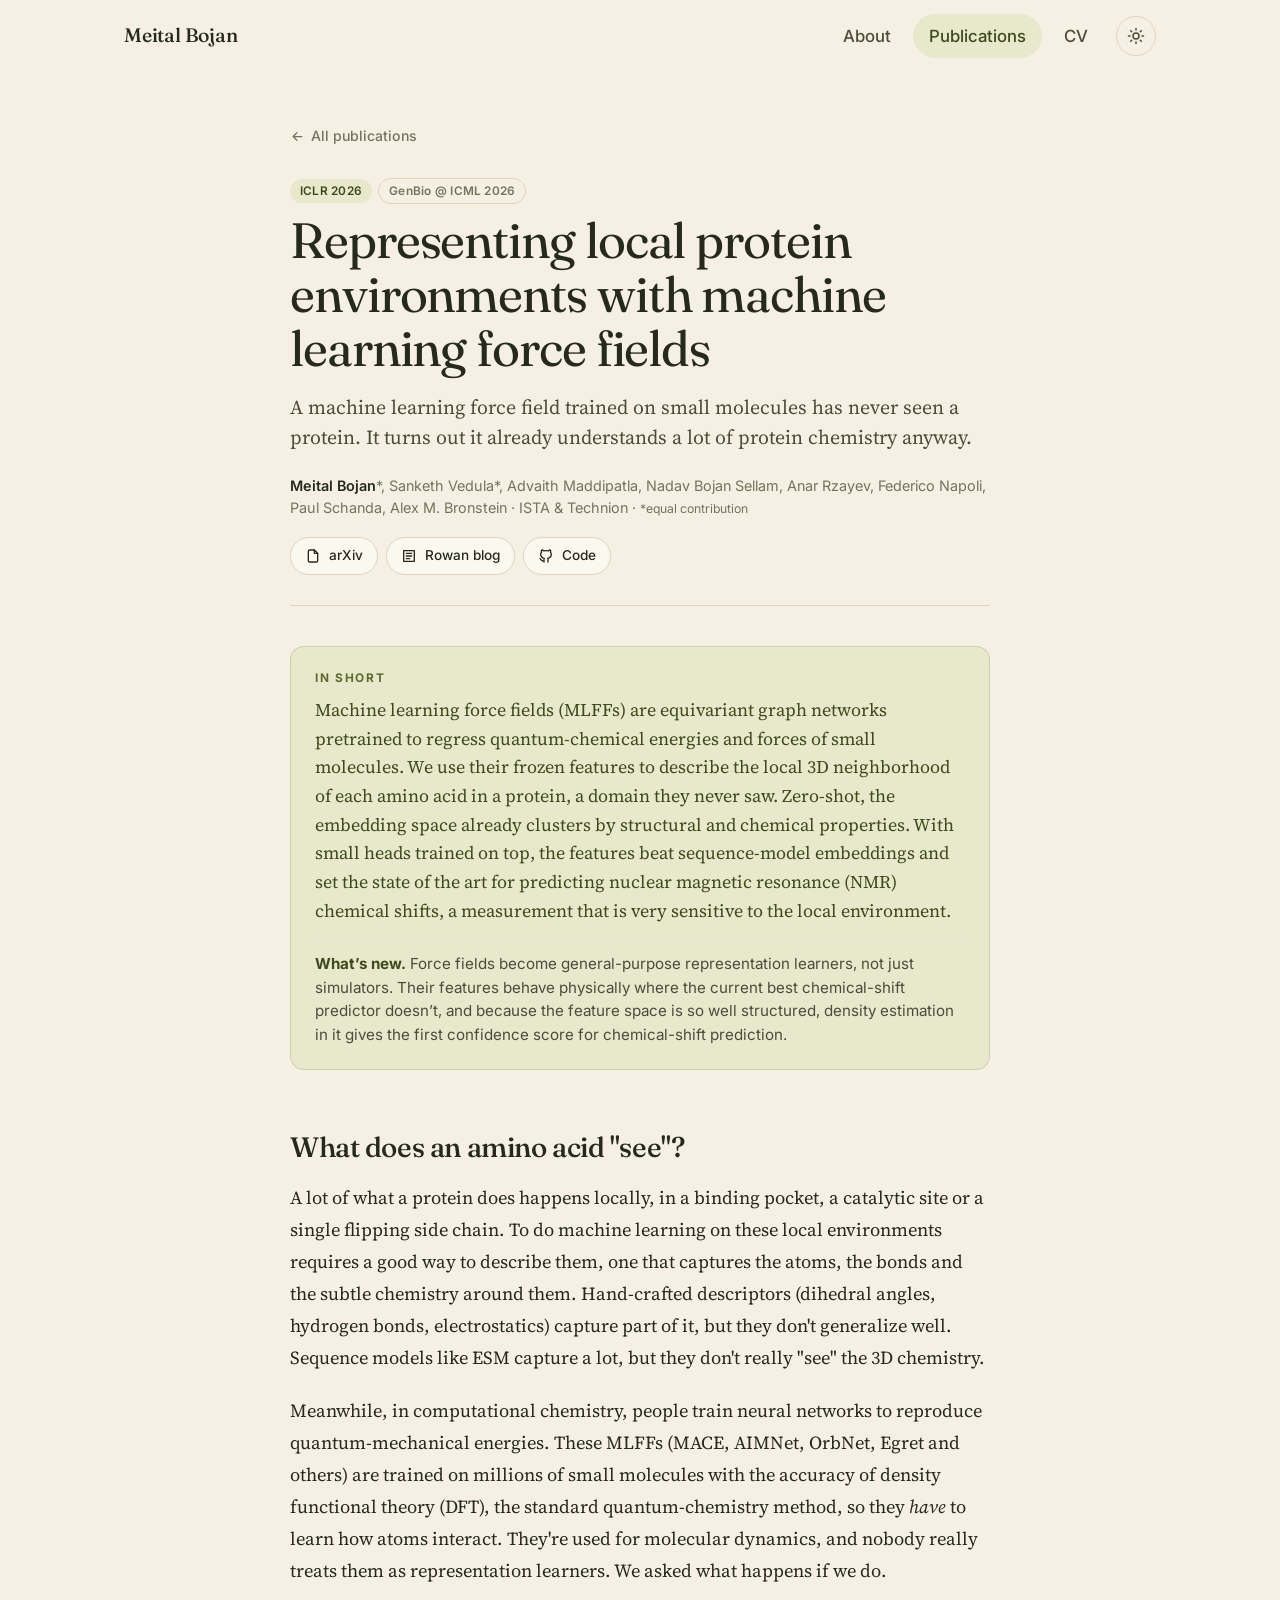
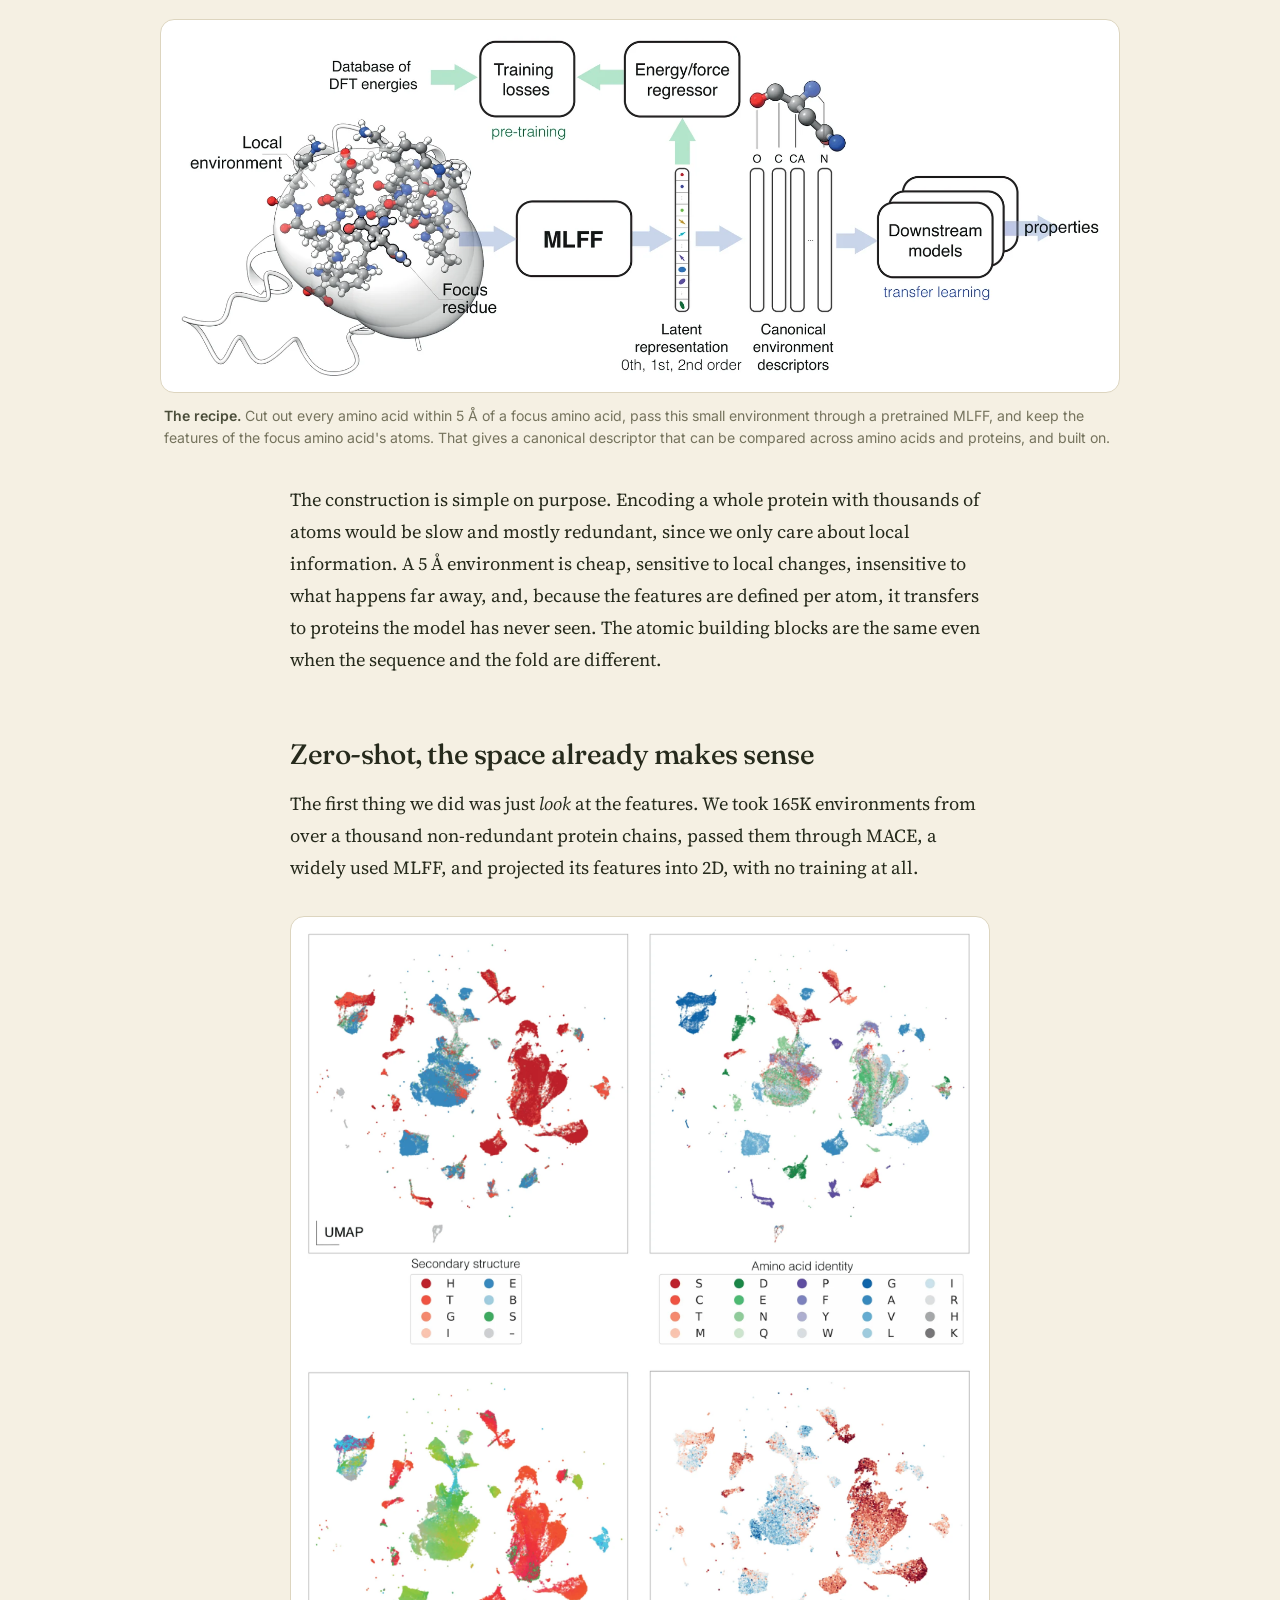
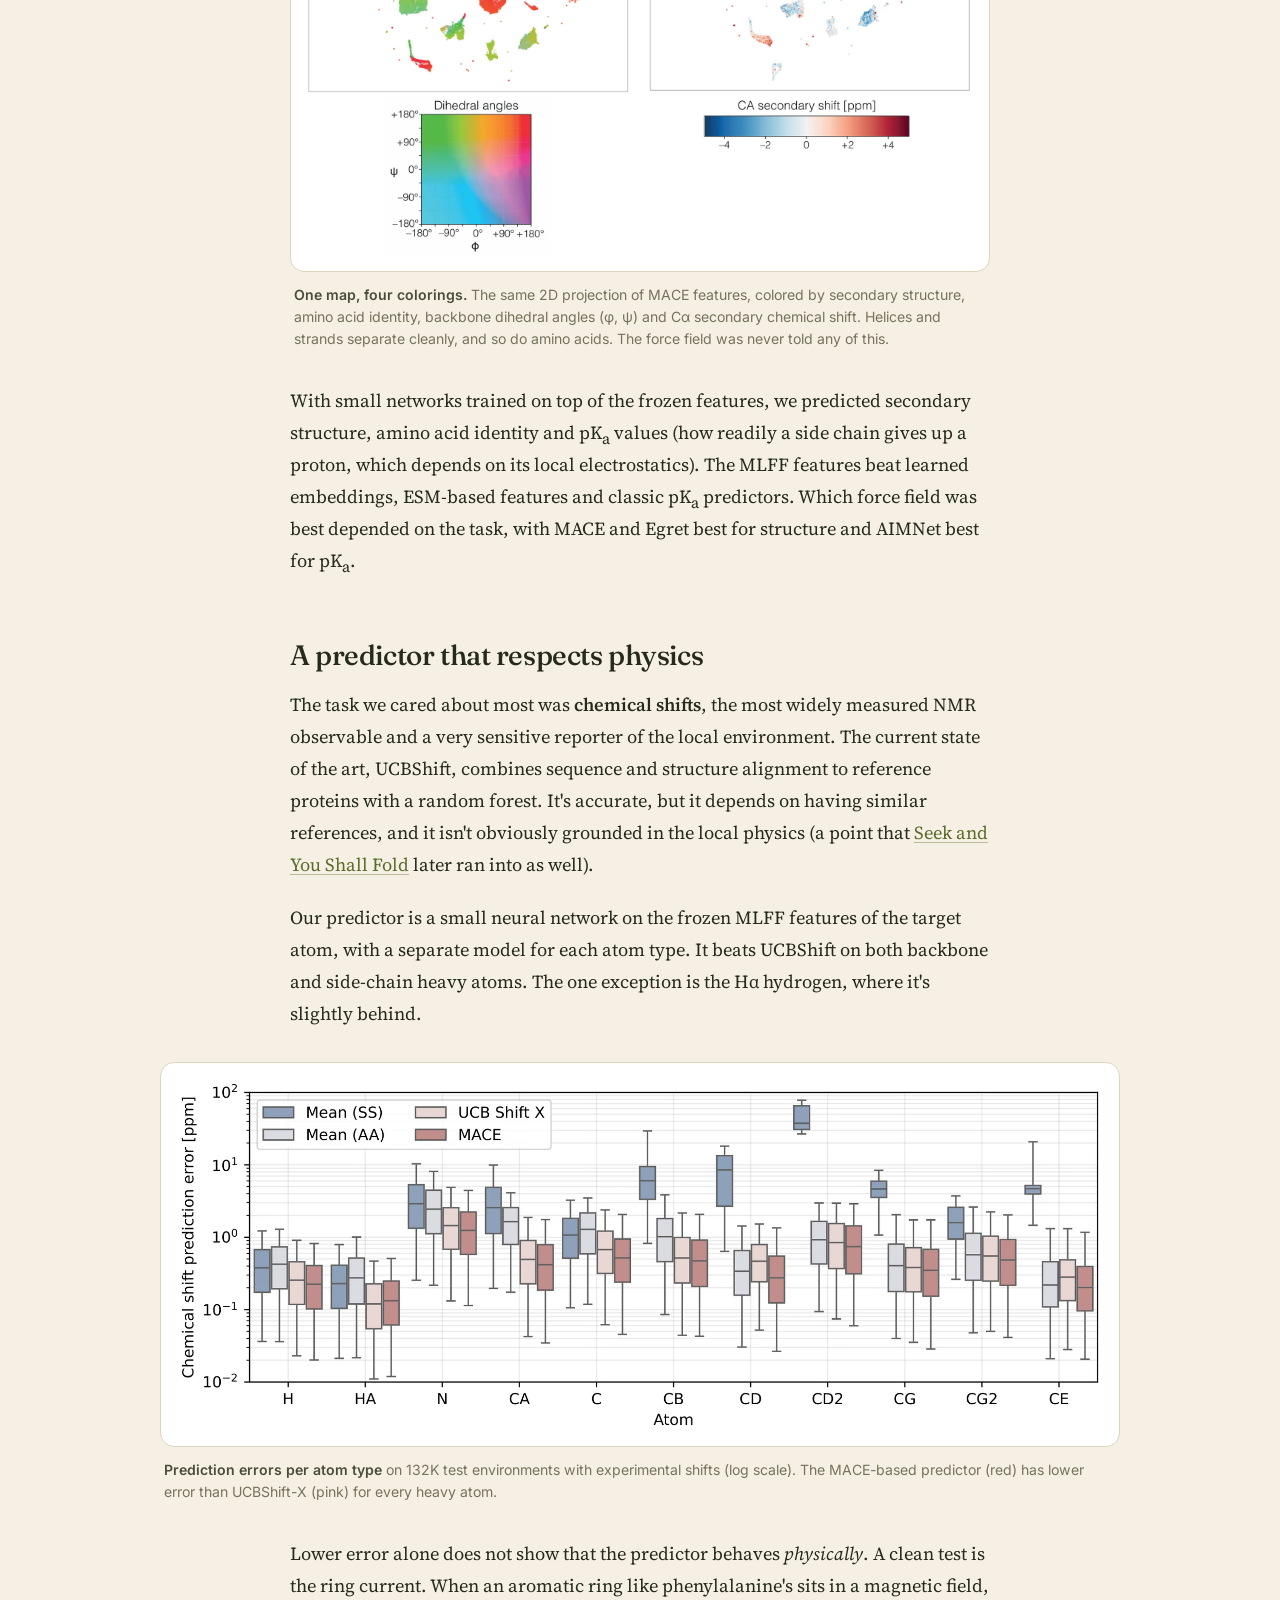
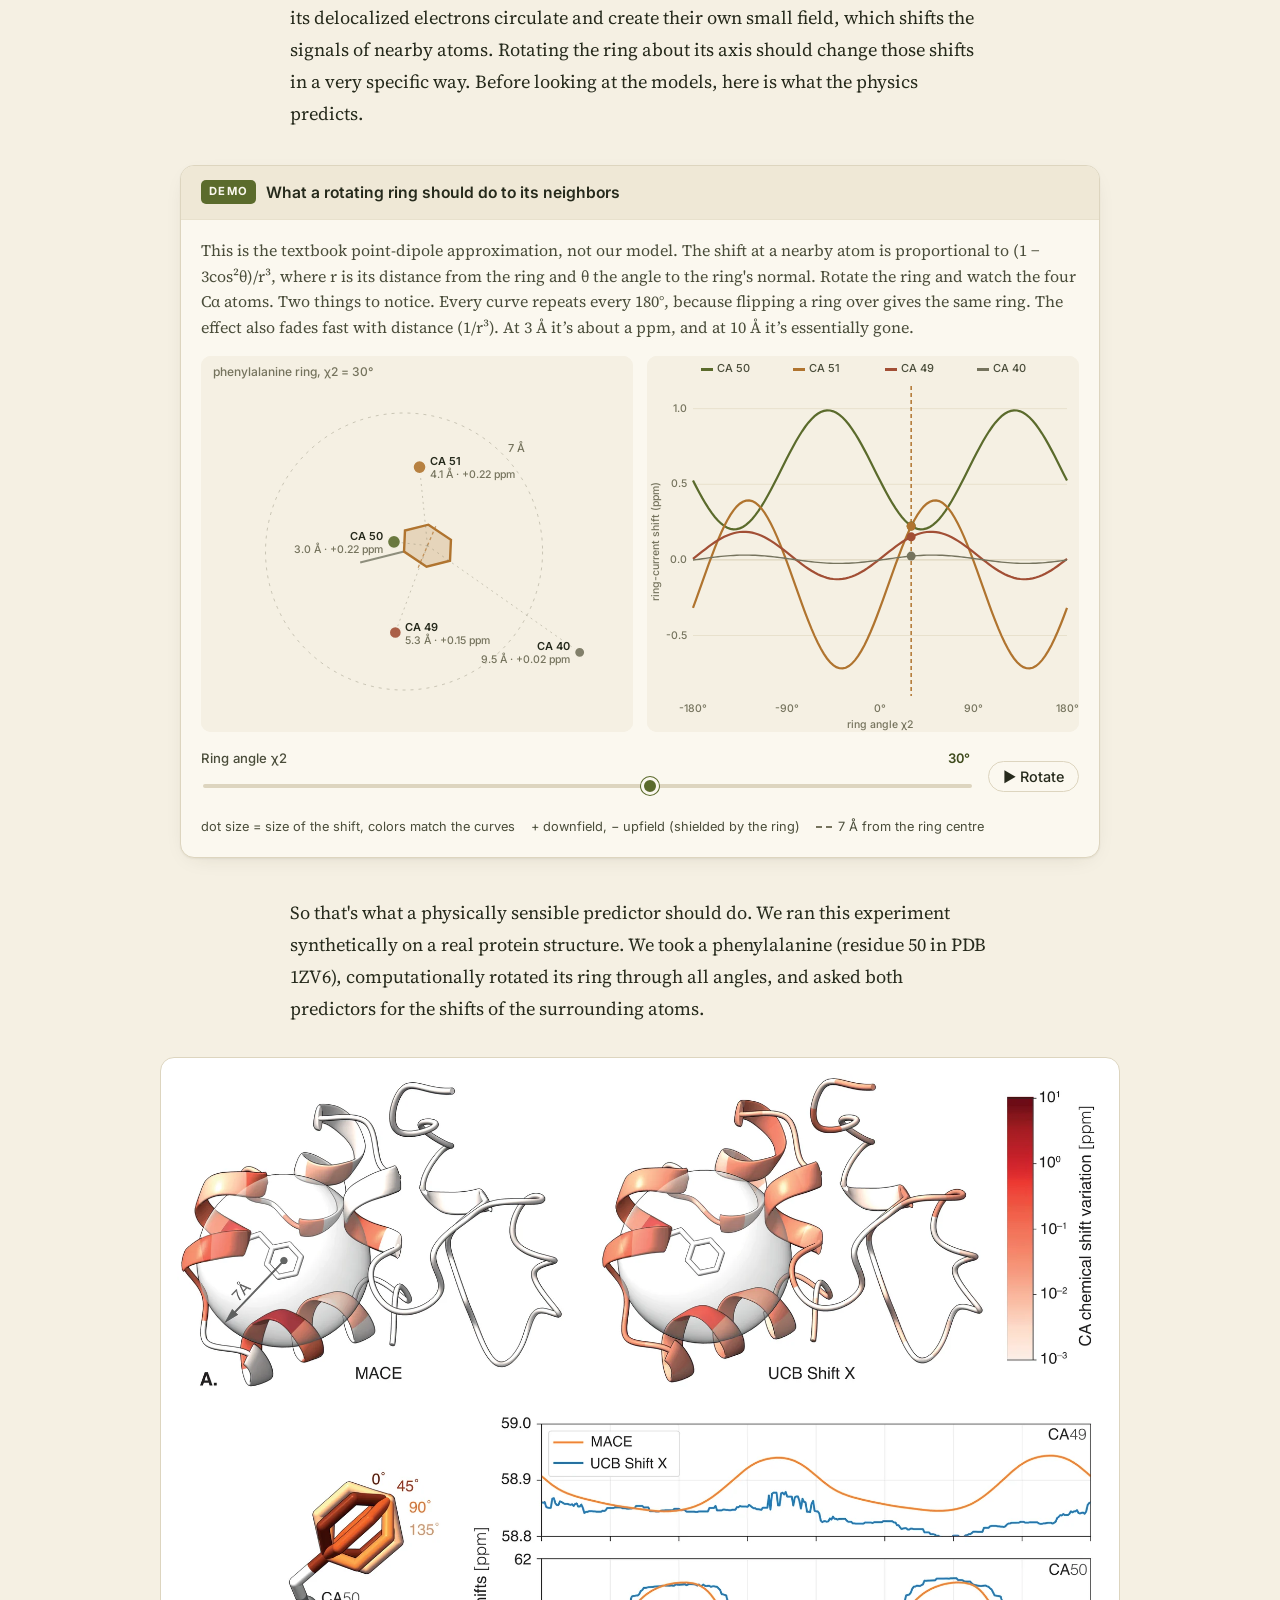
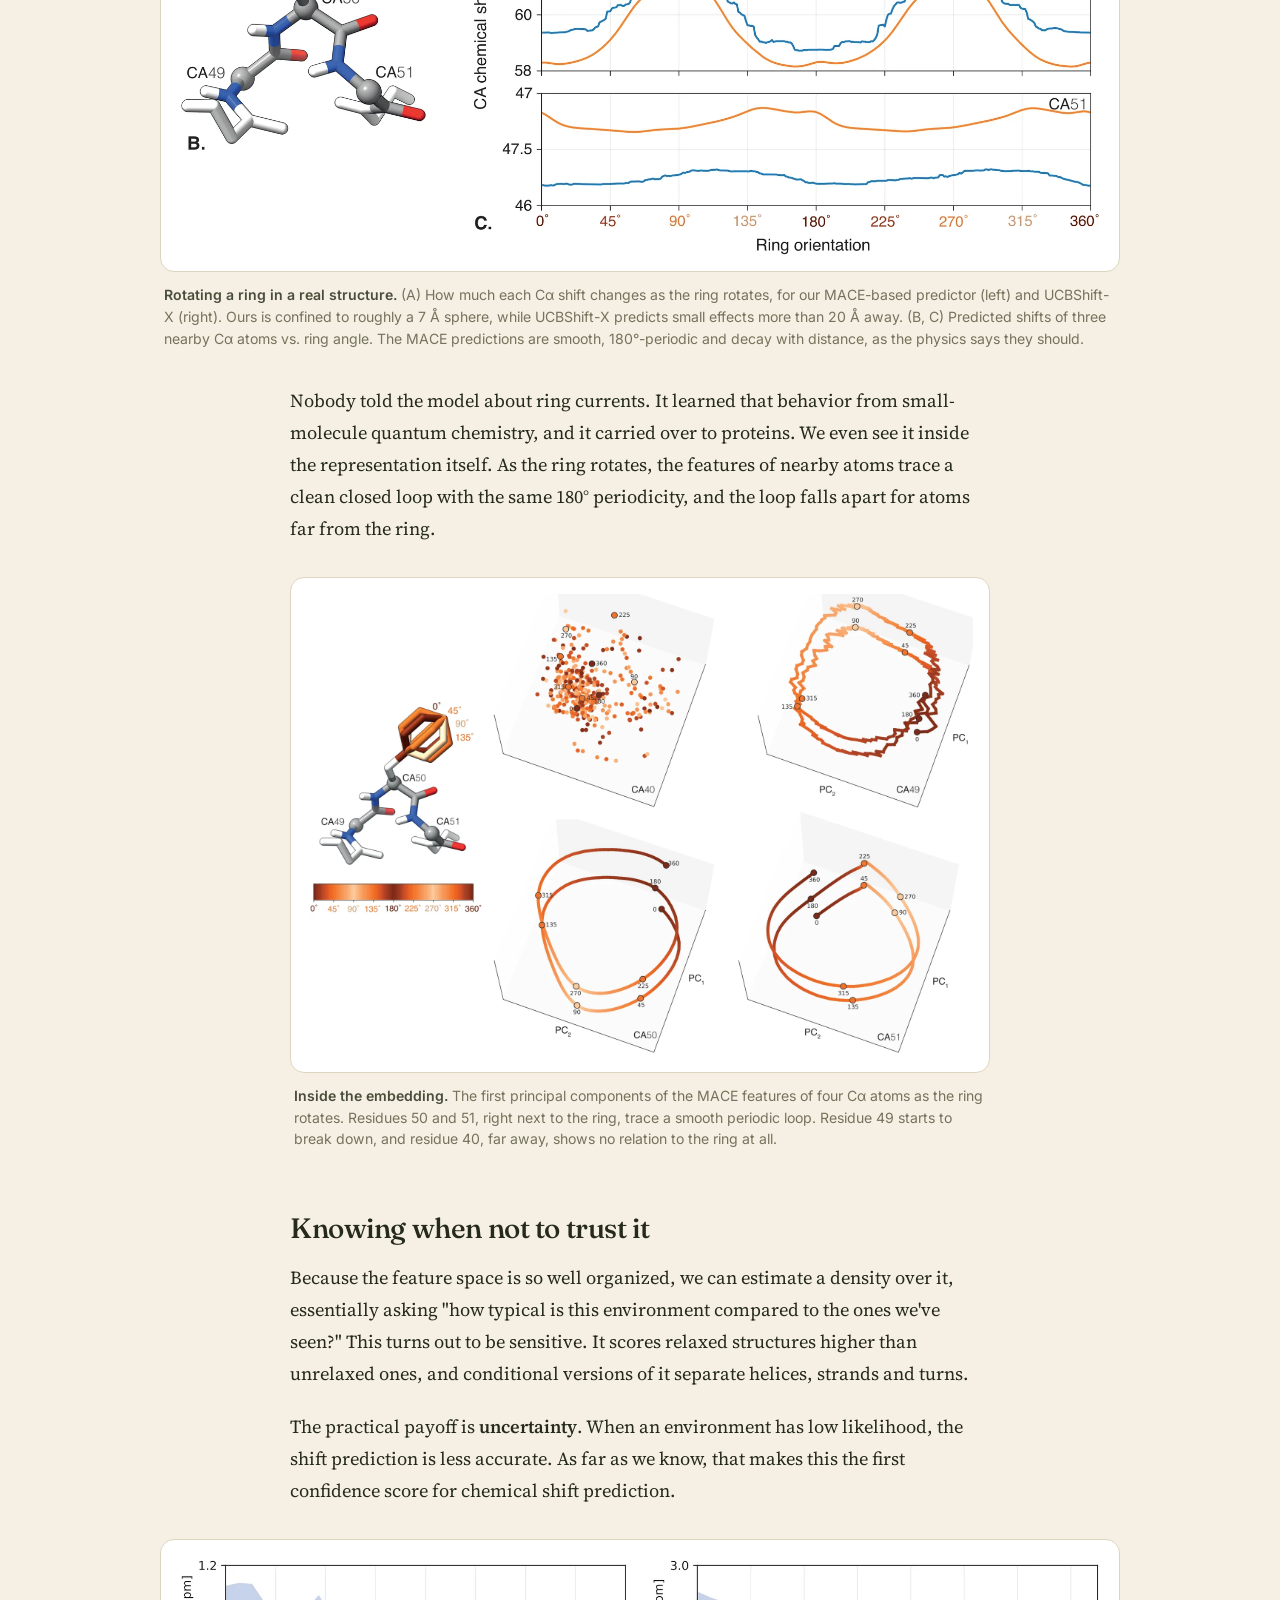
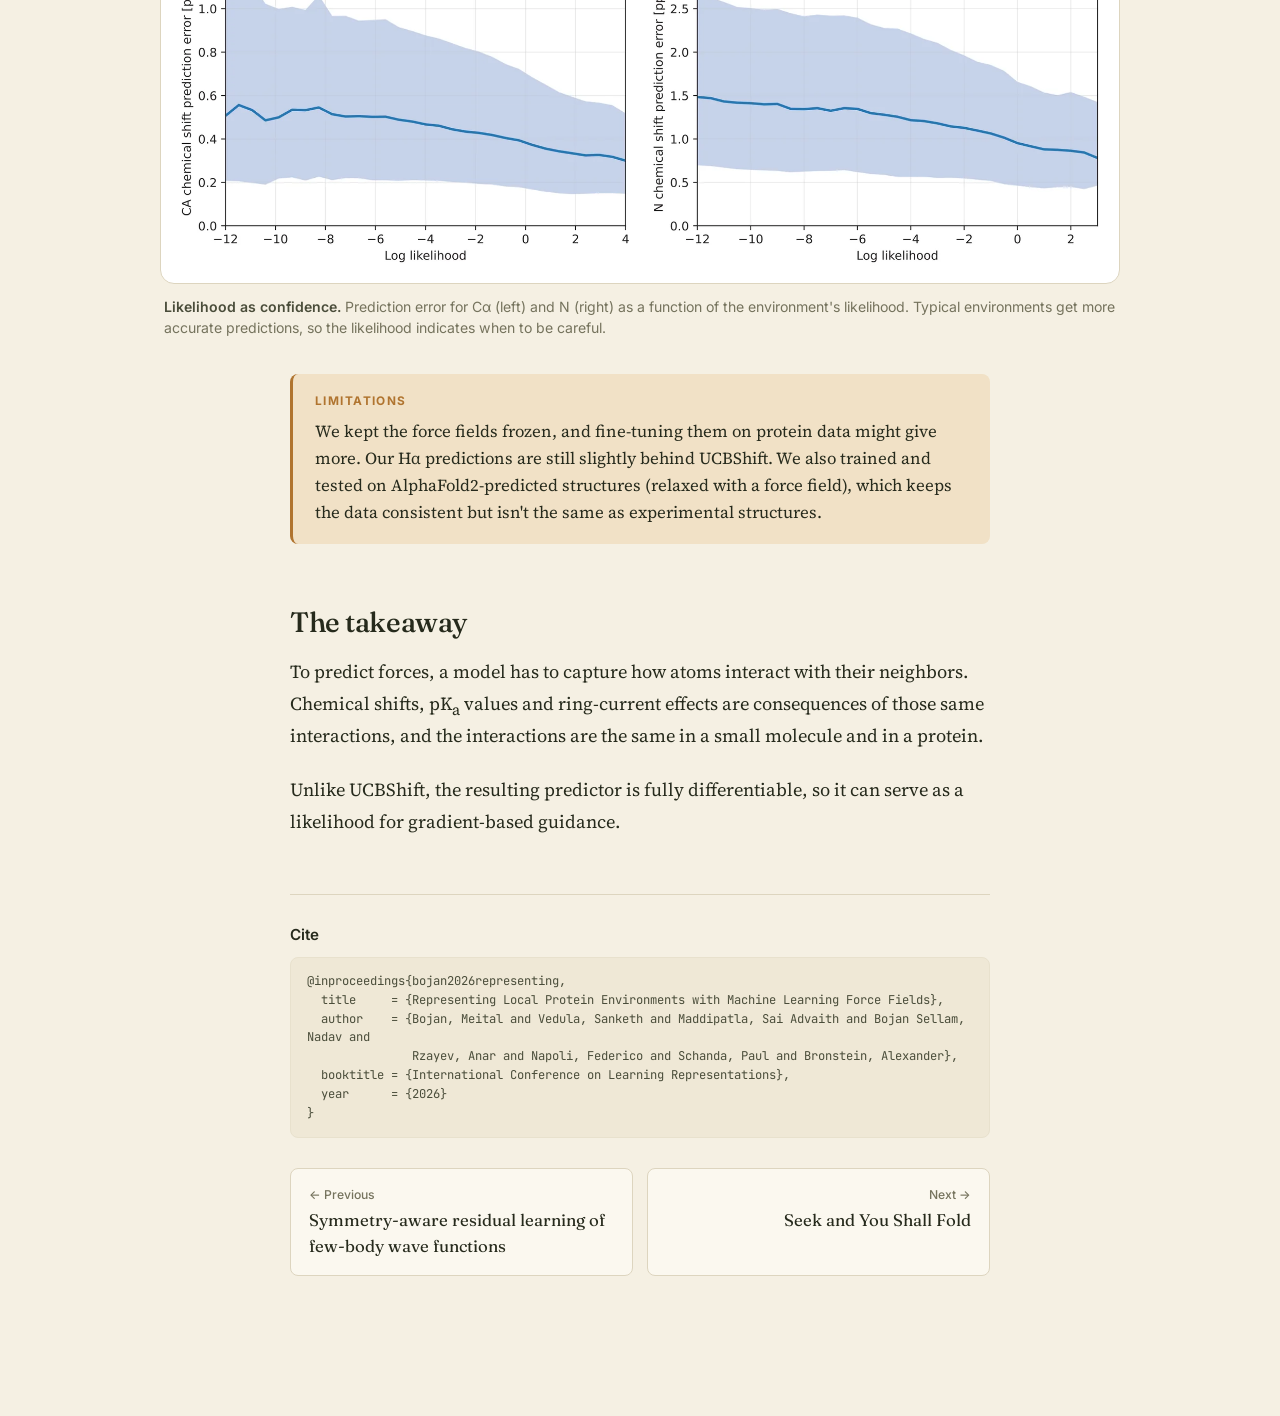
<file: posts/mlff-protein-environments.html>
<!doctype html>
<html lang="en">
<head>
  <meta charset="utf-8">
  <meta name="viewport" content="width=device-width, initial-scale=1">
  <title>Representing Local Protein Environments with MLFFs · Meital Bojan</title>
  <meta name="description" content="Machine learning force fields trained only on small molecules learn representations that capture protein structure and chemistry. We reuse them frozen to build a physics-grounded, uncertainty-aware chemical shift predictor.">
  <meta property="og:title" content="Representing local protein environments with machine learning force fields">
  <meta property="og:description" content="A machine learning force field trained only on small molecules learns the building blocks of protein chemistry.">
  <meta property="og:image" content="../assets/img/iclr/ring.webp">
  <link rel="icon" href="../assets/favicon.svg" type="image/svg+xml">
  <script>try{var t=localStorage.getItem("theme");if(t)document.documentElement.setAttribute("data-theme",t)}catch(e){}</script>
  <link rel="preconnect" href="https://fonts.googleapis.com">
  <link rel="preconnect" href="https://fonts.gstatic.com" crossorigin>
  <link rel="stylesheet" href="https://fonts.googleapis.com/css2?family=Fraunces:ital,opsz,wght@0,9..144,400;0,9..144,500;0,9..144,600;1,9..144,400;1,9..144,500&family=Inter:wght@400;500;600;700&family=Source+Serif+4:ital,opsz,wght@0,8..60,400;0,8..60,600;1,8..60,400&family=JetBrains+Mono&display=swap">
  <link rel="stylesheet" href="../assets/css/style.css">
  <script data-goatcounter="https://meital.goatcounter.com/count" async src="//gc.zgo.at/count.js"></script>
</head>
<body>
<a class="skip-link" href="#main">Skip to content</a>

<header class="site-header">
  <div class="wrap">
    <a class="brand" href="../index.html"><span class="brand-name">Meital Bojan</span></a>
    <nav class="nav" aria-label="Main">
      <a href="../index.html">About</a>
      <a href="../publications.html" aria-current="page">Publications</a>
      <a href="../cv.html">CV</a>
      <button class="theme-toggle" type="button" aria-label="Toggle dark mode">
        <svg class="sun" viewBox="0 0 24 24" fill="none" stroke="currentColor" stroke-width="2" stroke-linecap="round"><circle cx="12" cy="12" r="4"/><path d="M12 2v2M12 20v2M4.9 4.9l1.4 1.4M17.7 17.7l1.4 1.4M2 12h2M20 12h2M4.9 19.1l1.4-1.4M17.7 6.3l1.4-1.4"/></svg>
        <svg class="moon" viewBox="0 0 24 24" fill="none" stroke="currentColor" stroke-width="2" stroke-linecap="round" stroke-linejoin="round"><path d="M21 12.8A9 9 0 1 1 11.2 3a7 7 0 0 0 9.8 9.8z"/></svg>
      </button>
    </nav>
  </div>
</header>

<main id="main">
<article>
  <header class="post-head">
    <div class="wrap">
      <a class="back-link" href="../publications.html"><svg viewBox="0 0 24 24" fill="none" stroke="currentColor" stroke-width="2" stroke-linecap="round" stroke-linejoin="round"><path d="M19 12H5M11 18l-6-6 6-6"/></svg>All publications</a>
      <div class="pub-meta"><span class="chip">ICLR 2026</span><span class="chip quiet">GenBio @ ICML 2026</span></div>
      <h1>Representing local protein environments with machine learning force fields</h1>
      <p class="post-sub">A machine learning force field trained on small molecules has never seen a protein. It turns out it already understands a lot of protein chemistry anyway.</p>
      <p class="post-authors"><b>Meital Bojan</b>*, Sanketh Vedula*, Advaith Maddipatla, Nadav Bojan Sellam, Anar Rzayev, Federico Napoli, Paul Schanda, Alex M. Bronstein &middot; ISTA &amp; Technion &middot; <span style="font-size:.85em">*equal contribution</span></p>
      <div class="post-links">
        <a class="btn" href="https://arxiv.org/abs/2505.23354" target="_blank" rel="noopener"><svg viewBox="0 0 24 24" fill="none" stroke="currentColor" stroke-width="2" stroke-linecap="round" stroke-linejoin="round"><path d="M14 3H7a2 2 0 0 0-2 2v14a2 2 0 0 0 2 2h10a2 2 0 0 0 2-2V8z"/><path d="M14 3v5h5"/></svg>arXiv</a>
        <a class="btn" href="https://www.rowansci.com/blog/local-atomistic-environment" target="_blank" rel="noopener"><svg viewBox="0 0 24 24" fill="none" stroke="currentColor" stroke-width="2" stroke-linecap="round" stroke-linejoin="round"><path d="M4 4h16v16H4z"/><path d="M8 8h8M8 12h8M8 16h5"/></svg>Rowan blog</a>
        <a class="btn" href="https://github.com/mb012/MLFF_representation" target="_blank" rel="noopener"><svg viewBox="0 0 24 24" fill="none" stroke="currentColor" stroke-width="2" stroke-linecap="round" stroke-linejoin="round"><path d="M9 19c-4.3 1.4-4.3-2.5-6-3m12 5v-3.5c0-1 .1-1.4-.5-2 2.8-.3 5.5-1.4 5.5-6a4.6 4.6 0 0 0-1.3-3.2 4.2 4.2 0 0 0-.1-3.2s-1.1-.3-3.5 1.3a12.3 12.3 0 0 0-6.2 0C6.5 2.8 5.4 3.1 5.4 3.1a4.2 4.2 0 0 0-.1 3.2A4.6 4.6 0 0 0 4 9.5c0 4.6 2.7 5.7 5.5 6-.6.6-.6 1.2-.5 2V21"/></svg>Code</a>
      </div>
    </div>
  </header>

  <div class="post-body">
    <div class="tldr">
      <p class="label">In short</p>
      <p>
        Machine learning force fields (MLFFs) are equivariant graph networks pretrained to regress quantum-chemical energies
        and forces of small molecules. We use their frozen features to describe the local 3D neighborhood of each amino acid in a
        protein, a domain they never saw. Zero-shot, the embedding space already clusters by structural and chemical properties.
        With small heads trained on top, the features beat sequence-model embeddings and set the state of the art for predicting
        nuclear magnetic resonance (NMR) chemical shifts, a measurement that is very sensitive to the local environment.
      </p>
      <p class="new"><b>What&rsquo;s new.</b> Force fields become general-purpose representation learners, not just simulators. Their features behave physically where the current best chemical-shift predictor doesn&rsquo;t, and because the feature space is so well structured, density estimation in it gives the first confidence score for chemical-shift prediction.</p>
    </div>

    <h2>What does an amino acid "see"?</h2>
    <p>
      A lot of what a protein does happens locally, in a binding pocket, a catalytic site or a single flipping side chain. To do
      machine learning on these local environments requires a good way to describe them, one that captures the atoms, the
      bonds and the subtle chemistry around them. Hand-crafted descriptors (dihedral angles, hydrogen bonds, electrostatics)
      capture part of it, but they don't generalize well. Sequence models like ESM capture a lot, but they don't
      really "see" the 3D chemistry.
    </p>
    <p>
      Meanwhile, in computational chemistry, people train neural networks to reproduce quantum-mechanical energies. These
      MLFFs (MACE, AIMNet, OrbNet, Egret and others) are trained on millions of small molecules with the accuracy of density functional theory (DFT), the standard quantum-chemistry method, so
      they <em>have</em> to learn how atoms interact. They're used for molecular dynamics, and nobody really treats them as
      representation learners. We asked what happens if we do.
    </p>

    <figure class="fig wide">
      <div class="fig-plate"><img class="zoomable" loading="lazy" decoding="async" src="../assets/img/iclr/pipeline.webp" alt="Pipeline: a local environment around a focus amino acid is passed through a pretrained MLFF, the latent features of the focus amino acid's atoms form a canonical descriptor used by downstream models"></div>
      <figcaption><b>The recipe.</b> Cut out every amino acid within 5&nbsp;Å of a focus amino acid, pass this small environment through a pretrained MLFF, and keep the features of the focus amino acid's atoms. That gives a canonical descriptor that can be compared across amino acids and proteins, and built on.</figcaption>
    </figure>

    <p>
      The construction is simple on purpose. Encoding a whole protein with thousands of atoms would be slow and mostly
      redundant, since we only care about local information. A 5&nbsp;Å environment is cheap, sensitive to local changes,
      insensitive to what happens far away, and, because the features are defined per atom, it transfers to proteins the
      model has never seen. The atomic building blocks are the same even when the sequence and the fold are different.
    </p>

    <h2>Zero-shot, the space already makes sense</h2>
    <p>
      The first thing we did was just <em>look</em> at the features. We took 165K environments from over a thousand
      non-redundant protein chains, passed them through MACE, a widely used MLFF, and projected its features into 2D, with no
      training at all.
    </p>

    <figure class="fig">
      <div class="fig-plate"><img class="zoomable" loading="lazy" decoding="async" src="../assets/img/iclr/umap.webp" alt="UMAP of MACE features colored by secondary structure, amino acid, backbone dihedral angles and chemical shift"></div>
      <figcaption><b>One map, four colorings.</b> The same 2D projection of MACE features, colored by secondary structure, amino acid identity, backbone dihedral angles (&phi;, &psi;) and C&alpha; secondary chemical shift. Helices and strands separate cleanly, and so do amino acids. The force field was never told any of this.</figcaption>
    </figure>
    <p>
      With small networks trained on top of the frozen features, we predicted secondary structure, amino acid identity and
      pK<sub>a</sub> values (how readily a side chain gives up a proton, which depends on its local electrostatics). The MLFF
      features beat learned embeddings, ESM-based features and classic pK<sub>a</sub> predictors. Which force field was best
      depended on the task, with MACE and Egret best for structure and AIMNet best for pK<sub>a</sub>.
    </p>

    <h2>A predictor that respects physics</h2>
    <p>
      The task we cared about most was <strong>chemical shifts</strong>, the most widely measured NMR observable and a
      very sensitive reporter of the local environment. The current state of the art, UCBShift, combines sequence and
      structure alignment to reference proteins with a random forest. It's accurate, but it depends on having similar
      references, and it isn't obviously grounded in the local physics (a point that
      <a href="seek-and-you-shall-fold.html">Seek and You Shall Fold</a> later ran into as well).
    </p>
    <p>
      Our predictor is a small neural network on the frozen MLFF features of the target atom, with a separate model for each atom type. It beats
      UCBShift on both backbone and side-chain heavy atoms. The one exception is the H&alpha; hydrogen, where it's slightly
      behind.
    </p>

    <figure class="fig wide">
      <div class="fig-plate"><img class="zoomable" loading="lazy" decoding="async" src="../assets/img/iclr/cs-errors.webp" alt="Box plots of chemical shift prediction errors for different atom types for UCBShift X and MACE-based predictors"></div>
      <figcaption><b>Prediction errors per atom type</b> on 132K test environments with experimental shifts (log scale). The MACE-based predictor (red) has lower error than UCBShift-X (pink) for every heavy atom.</figcaption>
    </figure>

    <p>
      Lower error alone does not show that the predictor behaves <em>physically</em>. A clean test is the ring
      current. When an aromatic ring like phenylalanine's sits in a magnetic field, its delocalized electrons circulate and
      create their own small field, which shifts the signals of nearby atoms. Rotating the ring about its axis should change
      those shifts in a very specific way. Before looking at the models, here is what the physics predicts.
    </p>

    <div class="demo wide" id="ring-demo">
      <div class="demo-head"><span class="tag">Demo</span><h4>What a rotating ring should do to its neighbors</h4></div>
      <div class="demo-body">
        <p class="demo-intro">
          This is the textbook point-dipole approximation, not our model. The shift at a nearby atom is proportional to
          (1 &minus; 3cos&sup2;&theta;)/r&sup3;, where r is its distance from the ring and &theta; the angle to the ring's normal.
          Rotate the ring and watch the four C&alpha; atoms. Two things to notice. Every curve repeats every
          180°, because flipping a ring over gives the same ring. The effect also fades fast with distance (1/r&sup3;). At
          3&nbsp;Å it&rsquo;s about a ppm, and at 10&nbsp;Å it&rsquo;s essentially gone.
        </p>
        <div class="demo-panels two">
          <div><canvas id="ring-scene" aria-label="Phenylalanine ring with four nearby alpha carbons"></canvas></div>
          <div><canvas id="ring-plot" aria-label="Ring-current shift as a function of ring angle for four atoms"></canvas></div>
        </div>
        <div class="controls">
          <div class="grow">
            <div class="ctl-label"><span>Ring angle χ2</span><output id="ring-chi-out">30°</output></div>
            <input type="range" id="ring-chi" min="-180" max="180" step="1" value="30" aria-label="Ring angle">
          </div>
          <button class="btn" type="button" id="ring-spin" style="padding:6px 14px">▶ Rotate</button>
        </div>
        <div class="legend">
          <span>dot size = size of the shift, colors match the curves</span>
          <span>+ downfield, &minus; upfield (shielded by the ring)</span>
          <span><i class="dash" style="color:var(--muted)"></i>7 Å from the ring centre</span>
        </div>
      </div>
    </div>

    <p>
      So that's what a physically sensible predictor should do. We ran this experiment synthetically on a real protein structure. We took
      a phenylalanine (residue 50 in PDB 1ZV6), computationally rotated its ring through all angles, and asked both predictors for the shifts
      of the surrounding atoms.
    </p>

    <figure class="fig wide">
      <div class="fig-plate"><img class="zoomable" loading="lazy" decoding="async" src="../assets/img/iclr/ring.webp" alt="Ring rotation experiment: shift variation around the ring for MACE and UCBShift-X, and predicted CA shifts vs ring angle"></div>
      <figcaption><b>Rotating a ring in a real structure.</b> (A) How much each C&alpha; shift changes as the ring rotates, for our MACE-based predictor (left) and UCBShift-X (right). Ours is confined to roughly a 7&nbsp;Å sphere, while UCBShift-X predicts small effects more than 20&nbsp;Å away. (B, C) Predicted shifts of three nearby C&alpha; atoms vs. ring angle. The MACE predictions are smooth, 180°-periodic and decay with distance, as the physics says they should.</figcaption>
    </figure>

    <p>
      Nobody told the model about ring currents. It learned that behavior from small-molecule quantum chemistry, and it carried
      over to proteins. We even see it inside the representation itself. As the ring rotates, the features of nearby atoms
      trace a clean closed loop with the same 180° periodicity, and the loop falls apart for atoms far from the ring.
    </p>

    <figure class="fig">
      <div class="fig-plate"><img class="zoomable" loading="lazy" decoding="async" src="../assets/img/iclr/ring-pca.webp" alt="PCA of MACE embeddings of CA atoms as the ring rotates: periodic loops for nearby amino acids, no structure for a distant one"></div>
      <figcaption><b>Inside the embedding.</b> The first principal components of the MACE features of four C&alpha; atoms as the ring rotates. Residues 50 and 51, right next to the ring, trace a smooth periodic loop. Residue 49 starts to break down, and residue 40, far away, shows no relation to the ring at all.</figcaption>
    </figure>

    <h2>Knowing when not to trust it</h2>
    <p>
      Because the feature space is so well organized, we can estimate a density over it, essentially asking "how typical is
      this environment compared to the ones we've seen?" This turns out to be sensitive. It scores relaxed structures
      higher than unrelaxed ones, and conditional versions of it separate helices, strands and turns.
    </p>
    <p>
      The practical payoff is <strong>uncertainty</strong>. When an environment has low likelihood, the shift prediction is
      less accurate. As far as we know, that makes this the first confidence score for chemical shift prediction.
    </p>

    <figure class="fig wide">
      <div class="fig-plate"><img class="zoomable" loading="lazy" decoding="async" src="../assets/img/iclr/confidence.webp" alt="Chemical shift prediction error vs log likelihood of the environment for CA and N atoms"></div>
      <figcaption><b>Likelihood as confidence.</b> Prediction error for C&alpha; (left) and N (right) as a function of the environment's likelihood. Typical environments get more accurate predictions, so the likelihood indicates when to be careful.</figcaption>
    </figure>

    <div class="note">
      <span class="label">Limitations</span>
      <p>
        We kept the force fields frozen, and fine-tuning them on protein data might give more. Our
        H&alpha; predictions are still slightly behind UCBShift. We also trained and tested on AlphaFold2-predicted structures
        (relaxed with a force field), which keeps the data consistent but isn't the same as experimental structures.
      </p>
    </div>

    <h2>The takeaway</h2>
    <p>
      To predict forces, a model has to capture how atoms interact with their neighbors. Chemical shifts, pK<sub>a</sub> values and ring-current
      effects are consequences of those same interactions, and the interactions are the same in a small molecule and in a protein.
    </p>
    <p>
      Unlike UCBShift, the resulting predictor is fully differentiable, so it can serve as a likelihood for
      gradient-based guidance.
    </p>

    <div class="post-end">
      <h3 style="font-family:var(--sans);font-size:.95rem;margin:0">Cite</h3>
      <pre class="cite-box">@inproceedings{bojan2026representing,
  title     = {Representing Local Protein Environments with Machine Learning Force Fields},
  author    = {Bojan, Meital and Vedula, Sanketh and Maddipatla, Sai Advaith and Bojan Sellam, Nadav and
               Rzayev, Anar and Napoli, Federico and Schanda, Paul and Bronstein, Alexander},
  booktitle = {International Conference on Learning Representations},
  year      = {2026}
}</pre>
      <nav class="post-nav" aria-label="More posts">
        <a href="symmetry-aware-wave-functions.html"><small>&larr; Previous</small><span>Symmetry-aware residual learning of few-body wave functions</span></a>
        <a class="next" href="seek-and-you-shall-fold.html"><small>Next &rarr;</small><span>Seek and You Shall Fold</span></a>
      </nav>
    </div>
  </div>
</article>
</main>

<script src="../assets/js/site.js"></script>
<script src="../assets/js/demos/ring-current.js"></script>
</body>
</html>
</file>
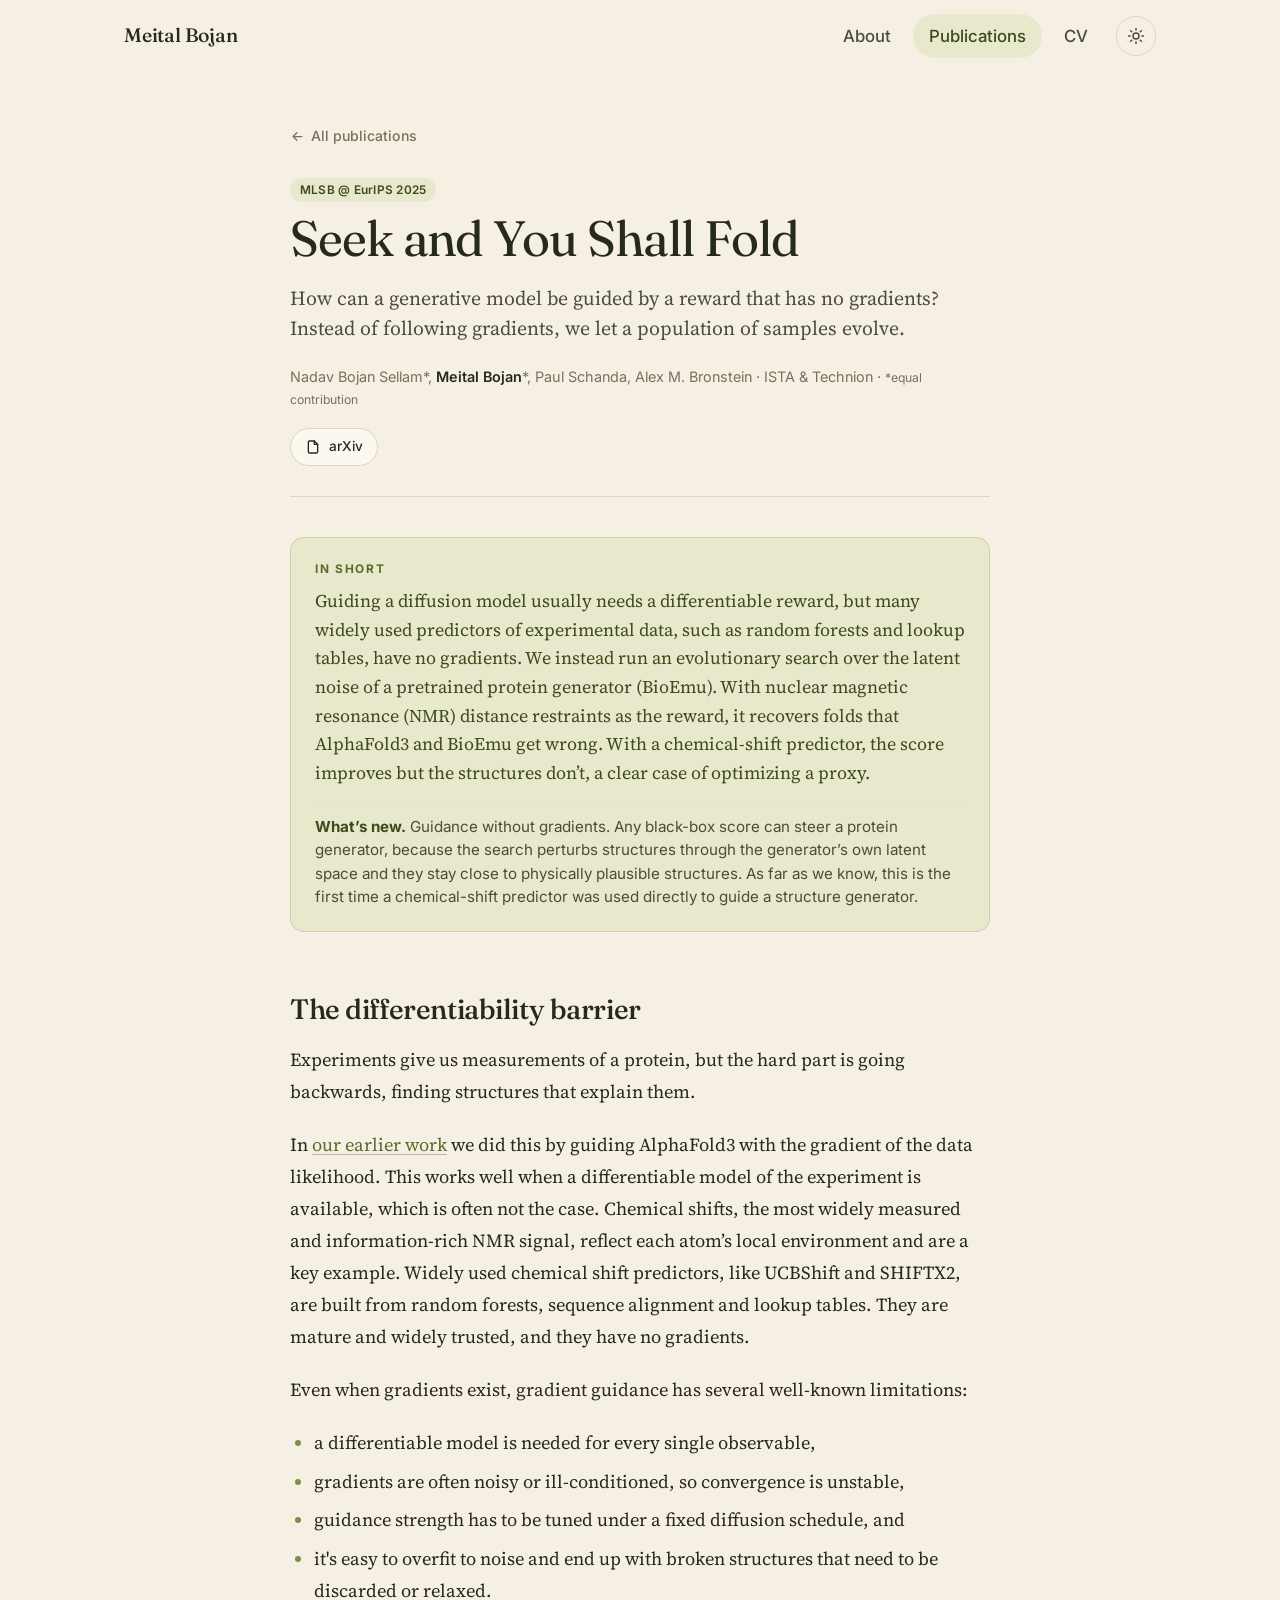
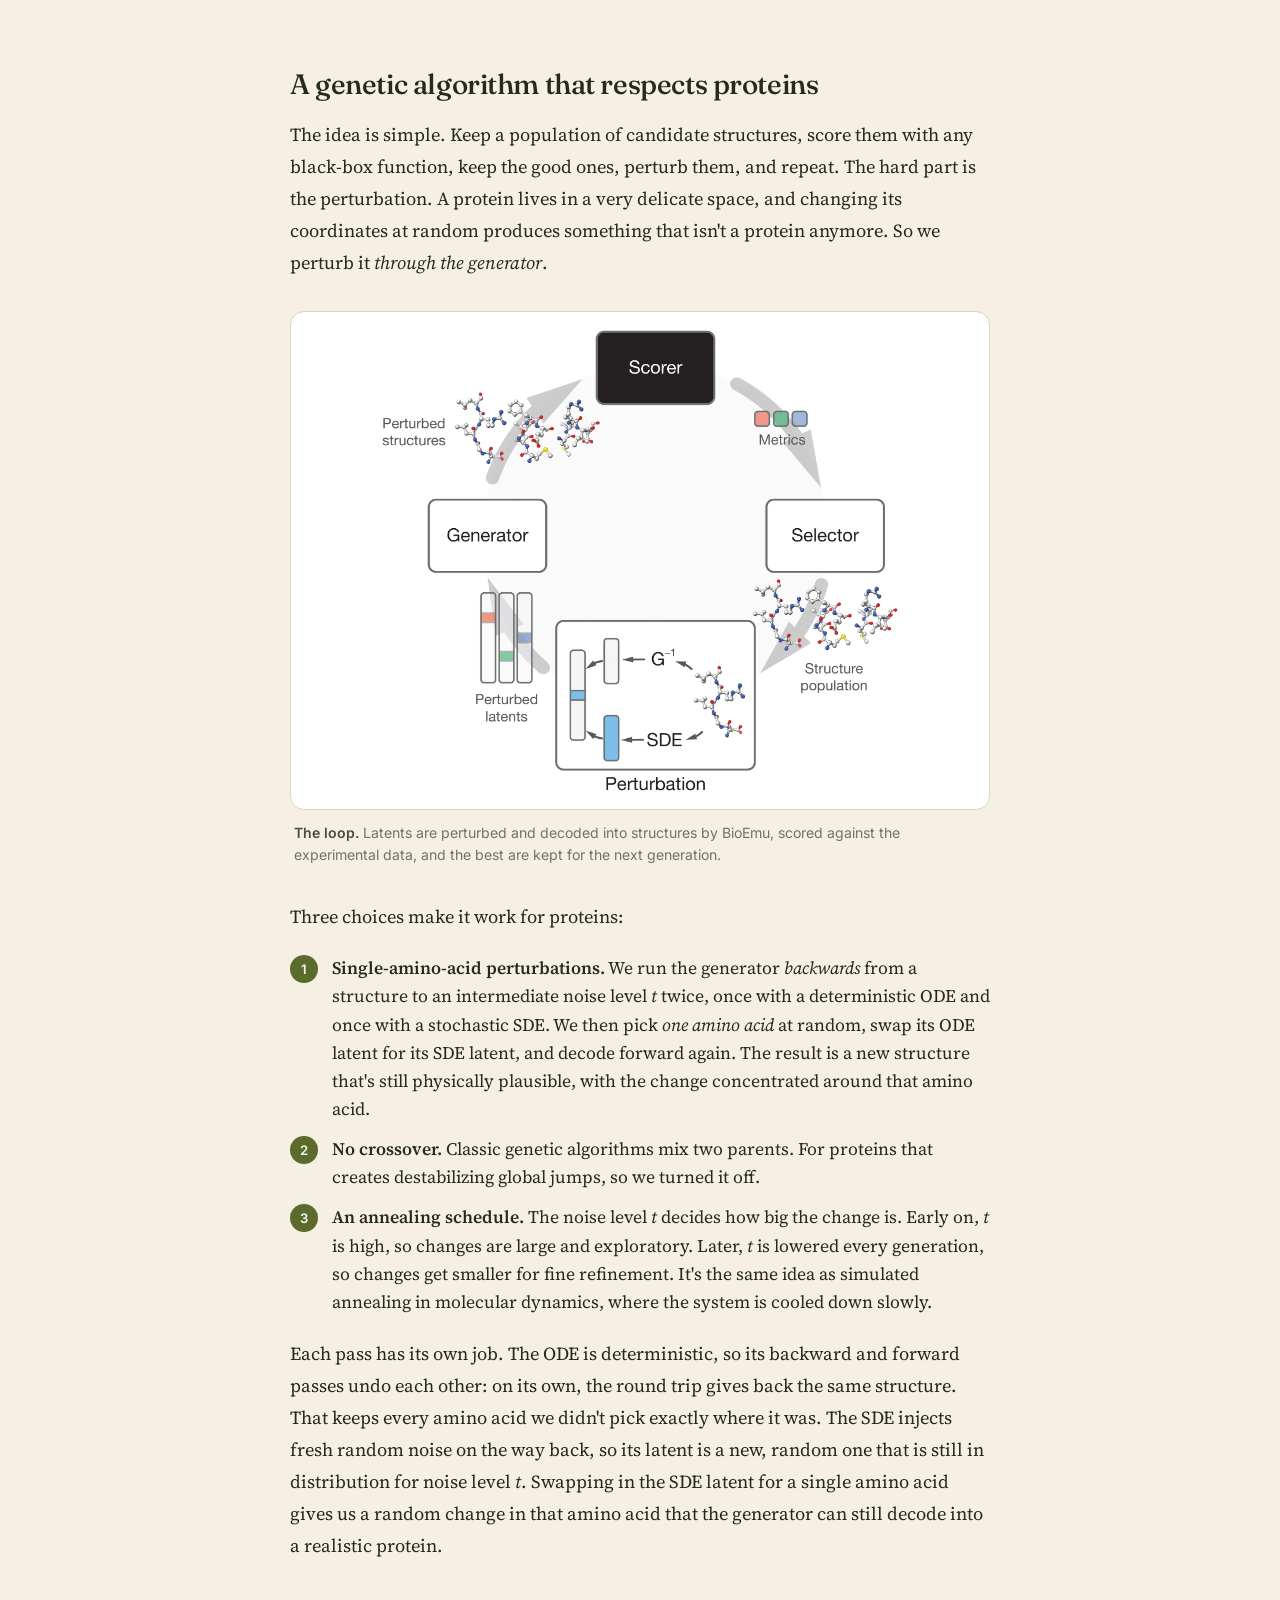
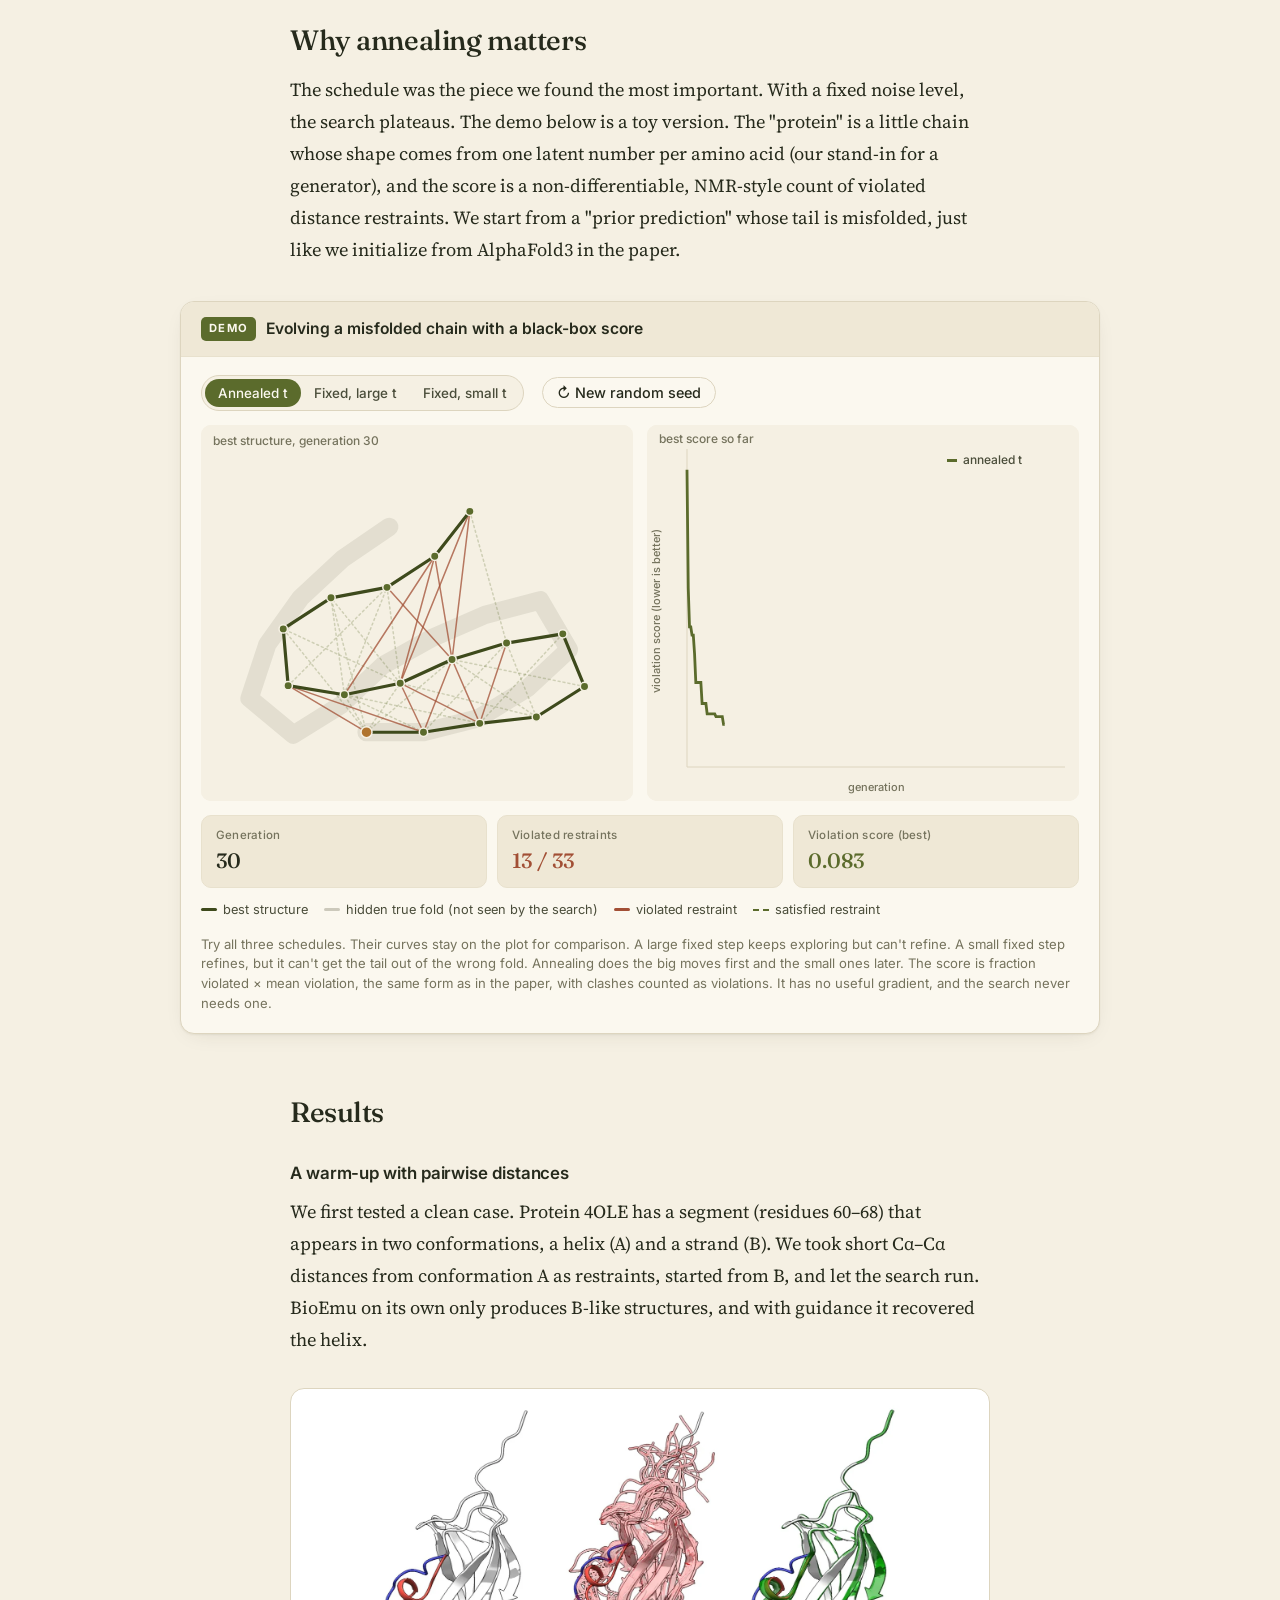
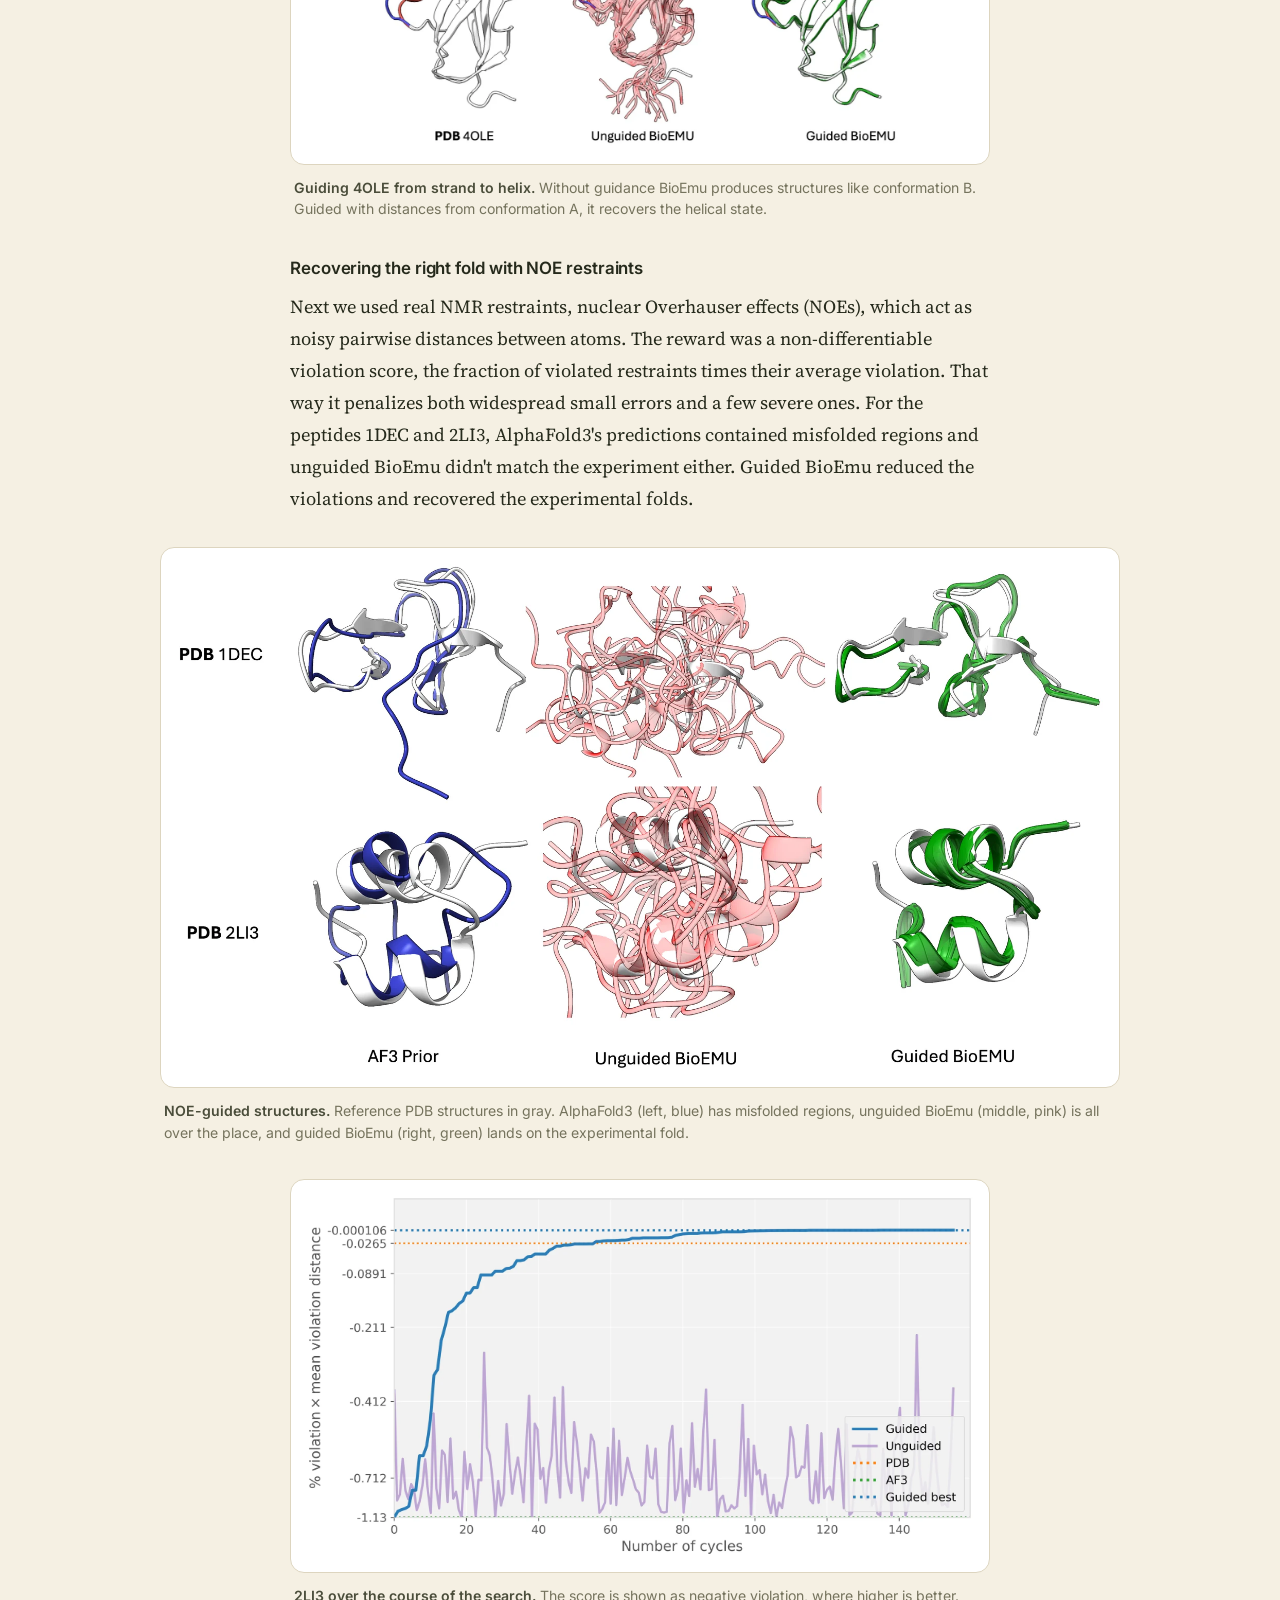
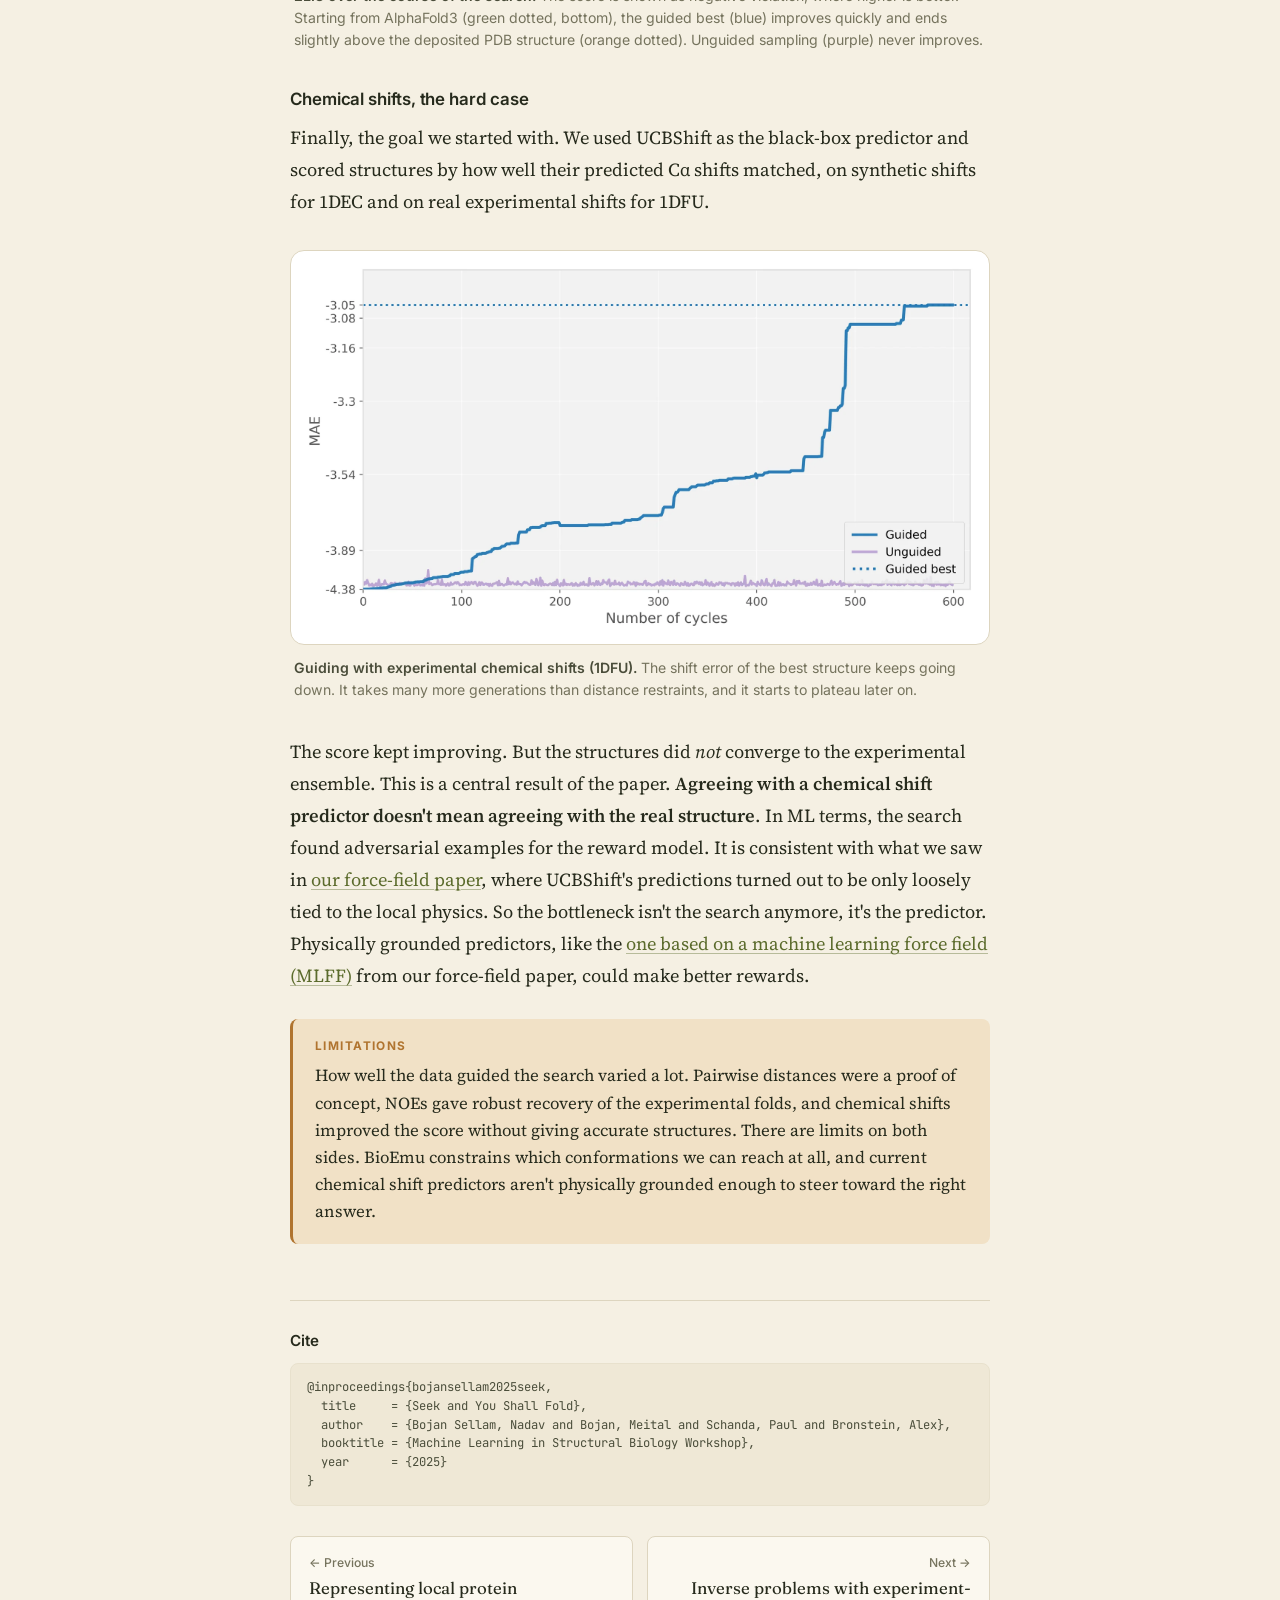
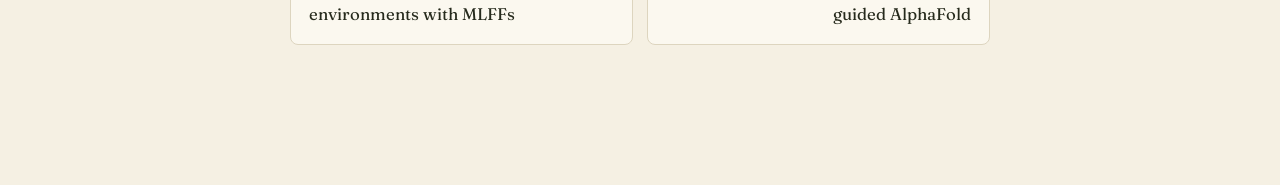
<file: posts/seek-and-you-shall-fold.html>
<!doctype html>
<html lang="en">
<head>
  <meta charset="utf-8">
  <meta name="viewport" content="width=device-width, initial-scale=1">
  <title>Seek and You Shall Fold · Meital Bojan</title>
  <meta name="description" content="Most predictors of experimental data have no gradients. We guide a protein generator with any black-box score using a genetic algorithm in latent space, with local perturbations and an annealing schedule.">
  <meta property="og:title" content="Seek and You Shall Fold">
  <meta property="og:description" content="Guiding a protein generator with any black-box score, no gradients needed.">
  <meta property="og:image" content="../assets/img/seek/method.webp">
  <link rel="icon" href="../assets/favicon.svg" type="image/svg+xml">
  <script>try{var t=localStorage.getItem("theme");if(t)document.documentElement.setAttribute("data-theme",t)}catch(e){}</script>
  <link rel="preconnect" href="https://fonts.googleapis.com">
  <link rel="preconnect" href="https://fonts.gstatic.com" crossorigin>
  <link rel="stylesheet" href="https://fonts.googleapis.com/css2?family=Fraunces:ital,opsz,wght@0,9..144,400;0,9..144,500;0,9..144,600;1,9..144,400;1,9..144,500&family=Inter:wght@400;500;600;700&family=Source+Serif+4:ital,opsz,wght@0,8..60,400;0,8..60,600;1,8..60,400&family=JetBrains+Mono&display=swap">
  <link rel="stylesheet" href="../assets/css/style.css">
  <script data-goatcounter="https://meital.goatcounter.com/count" async src="//gc.zgo.at/count.js"></script>
</head>
<body>
<a class="skip-link" href="#main">Skip to content</a>

<header class="site-header">
  <div class="wrap">
    <a class="brand" href="../index.html"><span class="brand-name">Meital Bojan</span></a>
    <nav class="nav" aria-label="Main">
      <a href="../index.html">About</a>
      <a href="../publications.html" aria-current="page">Publications</a>
      <a href="../cv.html">CV</a>
      <button class="theme-toggle" type="button" aria-label="Toggle dark mode">
        <svg class="sun" viewBox="0 0 24 24" fill="none" stroke="currentColor" stroke-width="2" stroke-linecap="round"><circle cx="12" cy="12" r="4"/><path d="M12 2v2M12 20v2M4.9 4.9l1.4 1.4M17.7 17.7l1.4 1.4M2 12h2M20 12h2M4.9 19.1l1.4-1.4M17.7 6.3l1.4-1.4"/></svg>
        <svg class="moon" viewBox="0 0 24 24" fill="none" stroke="currentColor" stroke-width="2" stroke-linecap="round" stroke-linejoin="round"><path d="M21 12.8A9 9 0 1 1 11.2 3a7 7 0 0 0 9.8 9.8z"/></svg>
      </button>
    </nav>
  </div>
</header>

<main id="main">
<article>
  <header class="post-head">
    <div class="wrap">
      <a class="back-link" href="../publications.html"><svg viewBox="0 0 24 24" fill="none" stroke="currentColor" stroke-width="2" stroke-linecap="round" stroke-linejoin="round"><path d="M19 12H5M11 18l-6-6 6-6"/></svg>All publications</a>
      <div class="pub-meta"><span class="chip">MLSB @ EurIPS 2025</span></div>
      <h1>Seek and You Shall Fold</h1>
      <p class="post-sub">How can a generative model be guided by a reward that has no gradients? Instead of following gradients, we let a population of samples evolve.</p>
      <p class="post-authors">Nadav Bojan Sellam*, <b>Meital Bojan</b>*, Paul Schanda, Alex M. Bronstein &middot; ISTA &amp; Technion &middot; <span style="font-size:.85em">*equal contribution</span></p>
      <div class="post-links">
        <a class="btn" href="https://arxiv.org/abs/2511.13244" target="_blank" rel="noopener"><svg viewBox="0 0 24 24" fill="none" stroke="currentColor" stroke-width="2" stroke-linecap="round" stroke-linejoin="round"><path d="M14 3H7a2 2 0 0 0-2 2v14a2 2 0 0 0 2 2h10a2 2 0 0 0 2-2V8z"/><path d="M14 3v5h5"/></svg>arXiv</a>
      </div>
    </div>
  </header>

  <div class="post-body">
    <div class="tldr">
      <p class="label">In short</p>
      <p>
        Guiding a diffusion model usually needs a differentiable reward, but many widely used predictors of experimental data,
        such as random forests and lookup tables, have no gradients. We instead run an evolutionary search over the latent
        noise of a pretrained protein generator (BioEmu). With nuclear magnetic resonance (NMR) distance restraints as the
        reward, it recovers folds that AlphaFold3 and BioEmu get wrong. With a chemical-shift predictor, the score improves
        but the structures don&rsquo;t, a clear case of optimizing a proxy.
      </p>
      <p class="new"><b>What&rsquo;s new.</b> Guidance without gradients. Any black-box score can steer a protein generator, because the search perturbs structures through the generator&rsquo;s own latent space and they stay close to physically plausible structures. As far as we know, this is the first time a chemical-shift predictor was used directly to guide a structure generator.</p>
    </div>

    <h2>The differentiability barrier</h2>
    <p>
      Experiments give us measurements of a protein, but the hard part is going backwards, finding structures that
      explain them.
    </p>
    <p>
      In <a href="experiment-guided-alphafold.html">our earlier work</a> we did this by guiding AlphaFold3 with the gradient of
      the data likelihood. This works well when a differentiable model of the experiment is available, which is often not the
      case. Chemical shifts, the most widely measured and information-rich NMR signal, reflect each atom&rsquo;s local
      environment and are a key example.
      Widely used chemical shift predictors, like UCBShift and SHIFTX2, are built from random forests, sequence
      alignment and lookup tables. They are mature and widely trusted, and they have no gradients.
    </p>
    <p>Even when gradients exist, gradient guidance has several well-known limitations:</p>
    <ul>
      <li>a differentiable model is needed for every single observable,</li>
      <li>gradients are often noisy or ill-conditioned, so convergence is unstable,</li>
      <li>guidance strength has to be tuned under a fixed diffusion schedule, and</li>
      <li>it's easy to overfit to noise and end up with broken structures that need to be discarded or relaxed.</li>
    </ul>

    <h2>A genetic algorithm that respects proteins</h2>
    <p>
      The idea is simple. Keep a population of candidate structures, score them with any black-box function, keep the
      good ones, perturb them, and repeat. The hard part is the perturbation. A protein lives in a very delicate space, and
      changing its coordinates at random produces something that isn't a protein anymore. So we perturb it
      <em>through the generator</em>.
    </p>

    <figure class="fig">
      <div class="fig-plate narrow"><img class="zoomable" loading="lazy" decoding="async" src="../assets/img/seek/method.webp" alt="Loop of generator, scorer and selector: perturbed latents are decoded by the generator, scored with experimental metrics, and the selector keeps a population"></div>
      <figcaption><b>The loop.</b> Latents are perturbed and decoded into structures by BioEmu, scored against the experimental data, and the best are kept for the next generation.</figcaption>
    </figure>

    <p>Three choices make it work for proteins:</p>
    <ul class="keypoints">
      <li><span class="n">1</span><span><strong>Single-amino-acid perturbations.</strong> We run the generator <em>backwards</em> from a structure to an intermediate noise level <span class="math">t</span> twice, once with a deterministic ODE and once with a stochastic SDE. We then pick <em>one amino acid</em> at random, swap its ODE latent for its SDE latent, and decode forward again. The result is a new structure that's still physically plausible, with the change concentrated around that amino acid.</span></li>
      <li><span class="n">2</span><span><strong>No crossover.</strong> Classic genetic algorithms mix two parents. For proteins that creates destabilizing global jumps, so we turned it off.</span></li>
      <li><span class="n">3</span><span><strong>An annealing schedule.</strong> The noise level <span class="math">t</span> decides how big the change is. Early on, <span class="math">t</span> is high, so changes are large and exploratory. Later, <span class="math">t</span> is lowered every generation, so changes get smaller for fine refinement. It's the same idea as simulated annealing in molecular dynamics, where the system is cooled down slowly.</span></li>
    </ul>
    <p>
      Each pass has its own job. The ODE is deterministic, so its backward and forward passes undo each other: on its
      own, the round trip gives back the same structure. That keeps every amino acid we didn't pick exactly where it was. The
      SDE injects fresh random noise on the way back, so its latent is a new, random one that is still in distribution for
      noise level <span class="math">t</span>. Swapping in the SDE latent for a single amino acid gives us a random change
      in that amino acid that the generator can still decode into a realistic protein.
    </p>

    <h2>Why annealing matters</h2>
    <p>
      The schedule was the piece we found the most important. With a fixed noise level, the search plateaus. The demo below is a toy
      version. The "protein" is a little chain whose shape comes from one latent number per amino acid (our stand-in
      for a generator), and the score is a non-differentiable, NMR-style count of violated distance restraints. We start from
      a "prior prediction" whose tail is misfolded, just like we initialize from AlphaFold3 in the paper.
    </p>

    <div class="demo wide" id="ga-demo">
      <div class="demo-head"><span class="tag">Demo</span><h4>Evolving a misfolded chain with a black-box score</h4></div>
      <div class="demo-body">
        <div class="controls" style="margin-top:0;margin-bottom:14px">
          <div class="seg" role="group" aria-label="Perturbation schedule">
            <button type="button" data-sched="anneal" aria-pressed="true">Annealed t</button>
            <button type="button" data-sched="big" aria-pressed="false">Fixed, large t</button>
            <button type="button" data-sched="small" aria-pressed="false">Fixed, small t</button>
          </div>
          <button class="btn" type="button" id="ga-run" style="padding:6px 14px">↻ New random seed</button>
        </div>
        <div class="demo-panels two">
          <div><canvas id="ga-chain" aria-label="Best chain so far with violated restraints in red"></canvas></div>
          <div><canvas id="ga-curve" aria-label="Best score per generation for each schedule"></canvas></div>
        </div>
        <div class="readouts">
          <div class="readout"><small>Generation</small><b id="ga-gen">0</b></div>
          <div class="readout warn"><small>Violated restraints</small><b id="ga-viol">–</b></div>
          <div class="readout good"><small>Violation score (best)</small><b id="ga-score">–</b></div>
        </div>
        <div class="legend">
          <span><i class="line" style="background:var(--olive-deep)"></i>best structure</span>
          <span><i class="line" style="background:var(--muted);opacity:.35"></i>hidden true fold (not seen by the search)</span>
          <span><i class="line" style="background:var(--rust)"></i>violated restraint</span>
          <span><i class="dash" style="color:var(--olive)"></i>satisfied restraint</span>
        </div>
        <p class="demo-foot">
          Try all three schedules. Their curves stay on the plot for comparison. A large fixed step keeps exploring but
          can't refine. A small fixed step refines, but it can't get the tail out of the wrong fold. Annealing does the big moves first and the small
          ones later. The score is fraction violated × mean violation, the same form as in the paper, with clashes counted as
          violations. It has no useful gradient, and the search never needs one.
        </p>
      </div>
    </div>

    <h2>Results</h2>
    <h3>A warm-up with pairwise distances</h3>
    <p>
      We first tested a clean case. Protein 4OLE has a segment (residues 60&ndash;68) that appears in two conformations, a
      helix (A) and a strand (B). We took short C&alpha;&ndash;C&alpha; distances from conformation A as restraints, started
      from B, and let the search run. BioEmu on its own only produces B-like structures, and with guidance it recovered the
      helix.
    </p>

    <figure class="fig">
      <div class="fig-plate narrow"><img class="zoomable" loading="lazy" decoding="async" src="../assets/img/seek/4ole-pairwise.webp" alt="4OLE residues 60-68: target conformation A, unguided BioEmu, and guided BioEmu recovering the helix"></div>
      <figcaption><b>Guiding 4OLE from strand to helix.</b> Without guidance BioEmu produces structures like conformation B. Guided with distances from conformation A, it recovers the helical state.</figcaption>
    </figure>

    <h3>Recovering the right fold with NOE restraints</h3>
    <p>
      Next we used real NMR restraints, nuclear Overhauser effects (NOEs), which act as noisy pairwise distances between atoms. The reward was a non-differentiable violation score, the fraction of violated restraints
      times their average violation. That way it penalizes both widespread small errors and a few severe ones. For the
      peptides 1DEC and 2LI3, AlphaFold3's predictions contained misfolded regions and unguided BioEmu didn't match the
      experiment either. Guided BioEmu reduced the violations and recovered the experimental folds.
    </p>

    <figure class="fig wide">
      <div class="fig-plate"><img class="zoomable" loading="lazy" decoding="async" src="../assets/img/seek/noe-structures.webp" alt="1DEC and 2LI3: AlphaFold3 prior, unguided BioEmu ensemble, guided BioEmu, each overlaid on the reference structure in gray"></div>
      <figcaption><b>NOE-guided structures.</b> Reference PDB structures in gray. AlphaFold3 (left, blue) has misfolded regions, unguided BioEmu (middle, pink) is all over the place, and guided BioEmu (right, green) lands on the experimental fold.</figcaption>
    </figure>

    <figure class="fig">
      <div class="fig-plate"><img class="zoomable" loading="lazy" decoding="async" src="../assets/img/seek/noe-curve-2li3.webp" alt="Violation metric over generations for 2LI3, guided vs unguided, with PDB and AlphaFold3 baselines"></div>
      <figcaption><b>2LI3 over the course of the search.</b> The score is shown as negative violation, where higher is better. Starting from AlphaFold3 (green dotted, bottom), the guided best (blue) improves quickly and ends slightly above the deposited PDB structure (orange dotted). Unguided sampling (purple) never improves.</figcaption>
    </figure>

    <h3>Chemical shifts, the hard case</h3>
    <p>
      Finally, the goal we started with. We used UCBShift as the black-box predictor and scored structures by how well their
      predicted C&alpha; shifts matched, on synthetic shifts for 1DEC and on real experimental shifts for 1DFU.
    </p>

    <figure class="fig">
      <div class="fig-plate"><img class="zoomable" loading="lazy" decoding="async" src="../assets/img/seek/cs-curve-1dfu.webp" alt="Chemical shift mean absolute error over generations for 1DFU with experimental shifts"></div>
      <figcaption><b>Guiding with experimental chemical shifts (1DFU).</b> The shift error of the best structure keeps going down. It takes many more generations than distance restraints, and it starts to plateau later on.</figcaption>
    </figure>

    <p>
      The score kept improving. But the structures did <em>not</em> converge to the experimental ensemble. This is a central
      result of the paper. <strong>Agreeing with a chemical shift predictor doesn't mean agreeing with the
      real structure</strong>. In ML terms, the search found adversarial examples for the reward model. It is consistent with what we saw in <a href="mlff-protein-environments.html">our force-field paper</a>,
      where UCBShift's predictions turned out to be only loosely tied to the local physics. So the bottleneck isn't the search anymore, it's the
      predictor. Physically grounded predictors, like the <a href="mlff-protein-environments.html">one based on a machine learning force field (MLFF)</a> from
      our force-field paper, could make better rewards.
    </p>

    <div class="note">
      <span class="label">Limitations</span>
      <p>
        How well the data guided the search varied a lot. Pairwise distances were a proof of concept, NOEs gave robust recovery of the
        experimental folds, and chemical shifts improved the score without giving accurate structures. There are limits on
        both sides. BioEmu constrains which conformations we can reach at all, and current chemical shift predictors aren't
        physically grounded enough to steer toward the right answer.
      </p>
    </div>

    <div class="post-end">
      <h3 style="font-family:var(--sans);font-size:.95rem;margin:0">Cite</h3>
      <pre class="cite-box">@inproceedings{bojansellam2025seek,
  title     = {Seek and You Shall Fold},
  author    = {Bojan Sellam, Nadav and Bojan, Meital and Schanda, Paul and Bronstein, Alex},
  booktitle = {Machine Learning in Structural Biology Workshop},
  year      = {2025}
}</pre>
      <nav class="post-nav" aria-label="More posts">
        <a href="mlff-protein-environments.html"><small>&larr; Previous</small><span>Representing local protein environments with MLFFs</span></a>
        <a class="next" href="experiment-guided-alphafold.html"><small>Next &rarr;</small><span>Inverse problems with experiment-guided AlphaFold</span></a>
      </nav>
    </div>
  </div>
</article>
</main>

<script src="../assets/js/site.js"></script>
<script src="../assets/js/demos/genetic-guidance.js"></script>
</body>
</html>
</file>
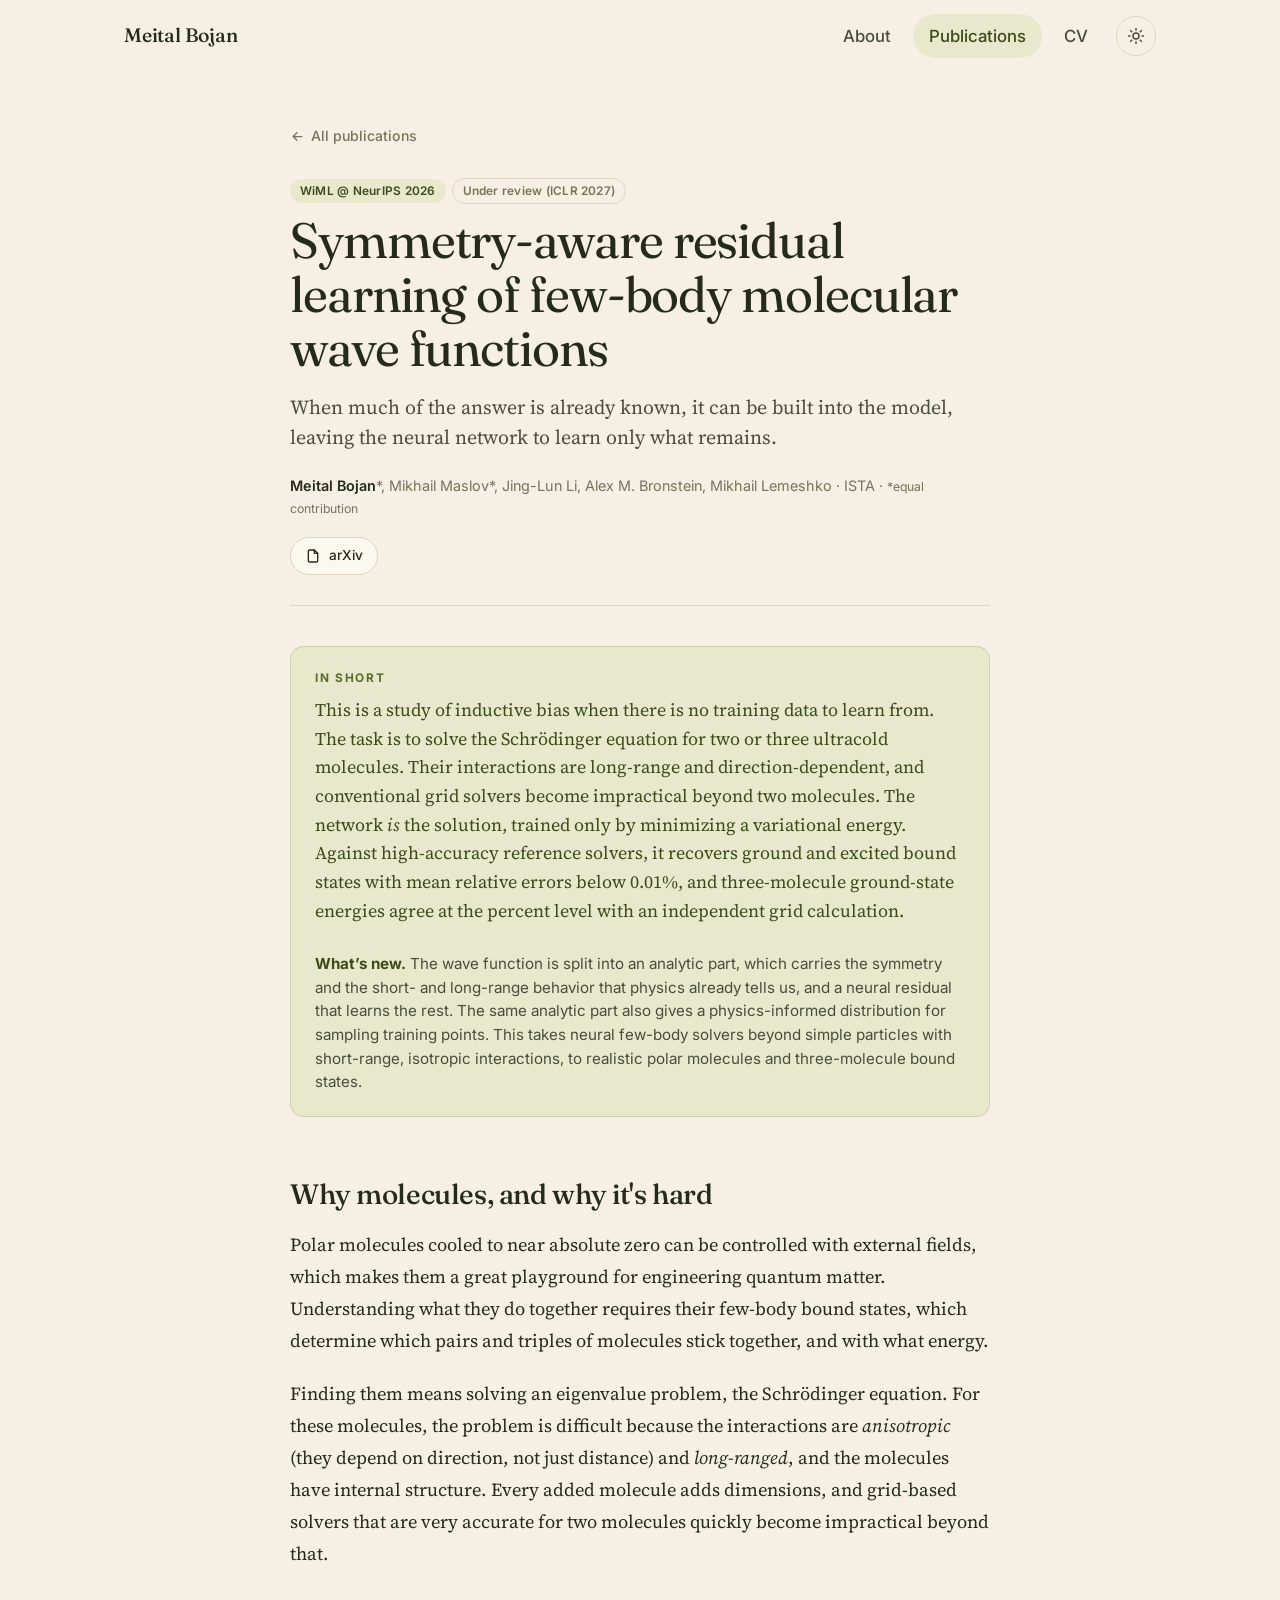
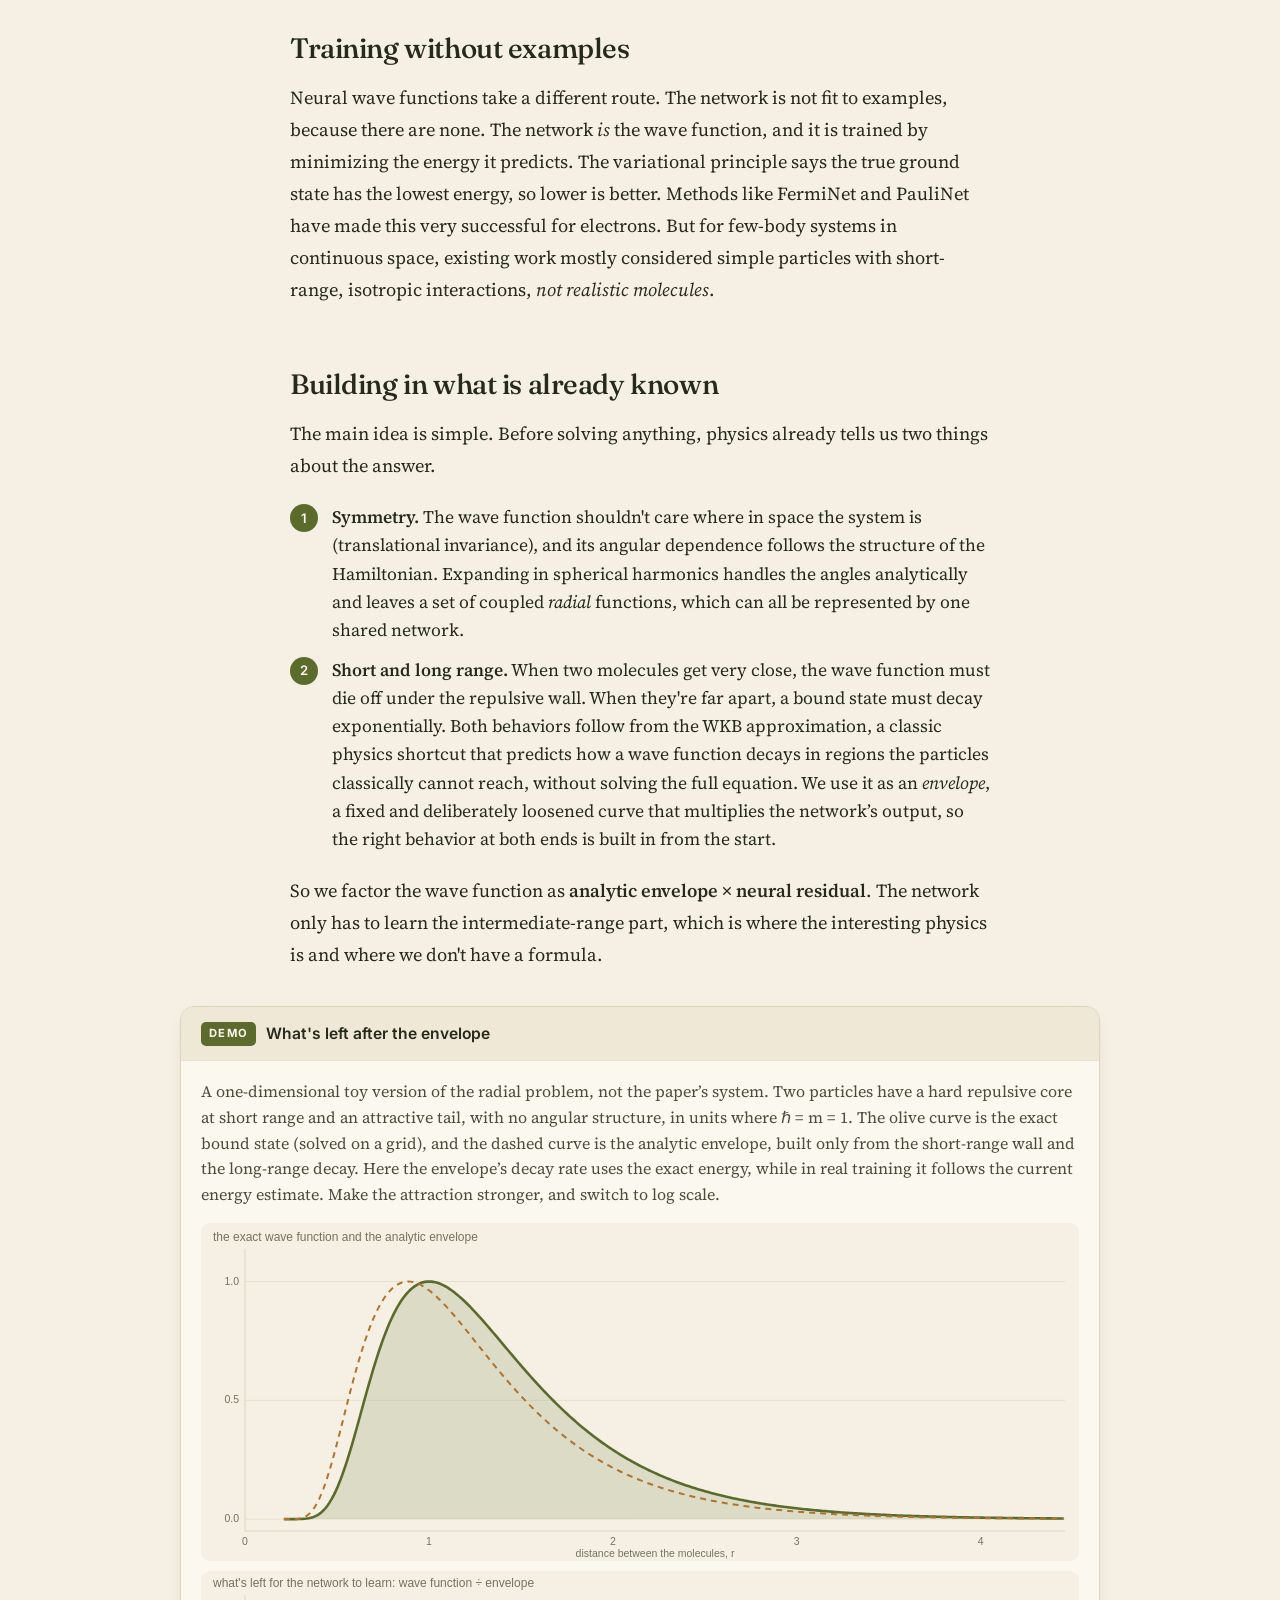
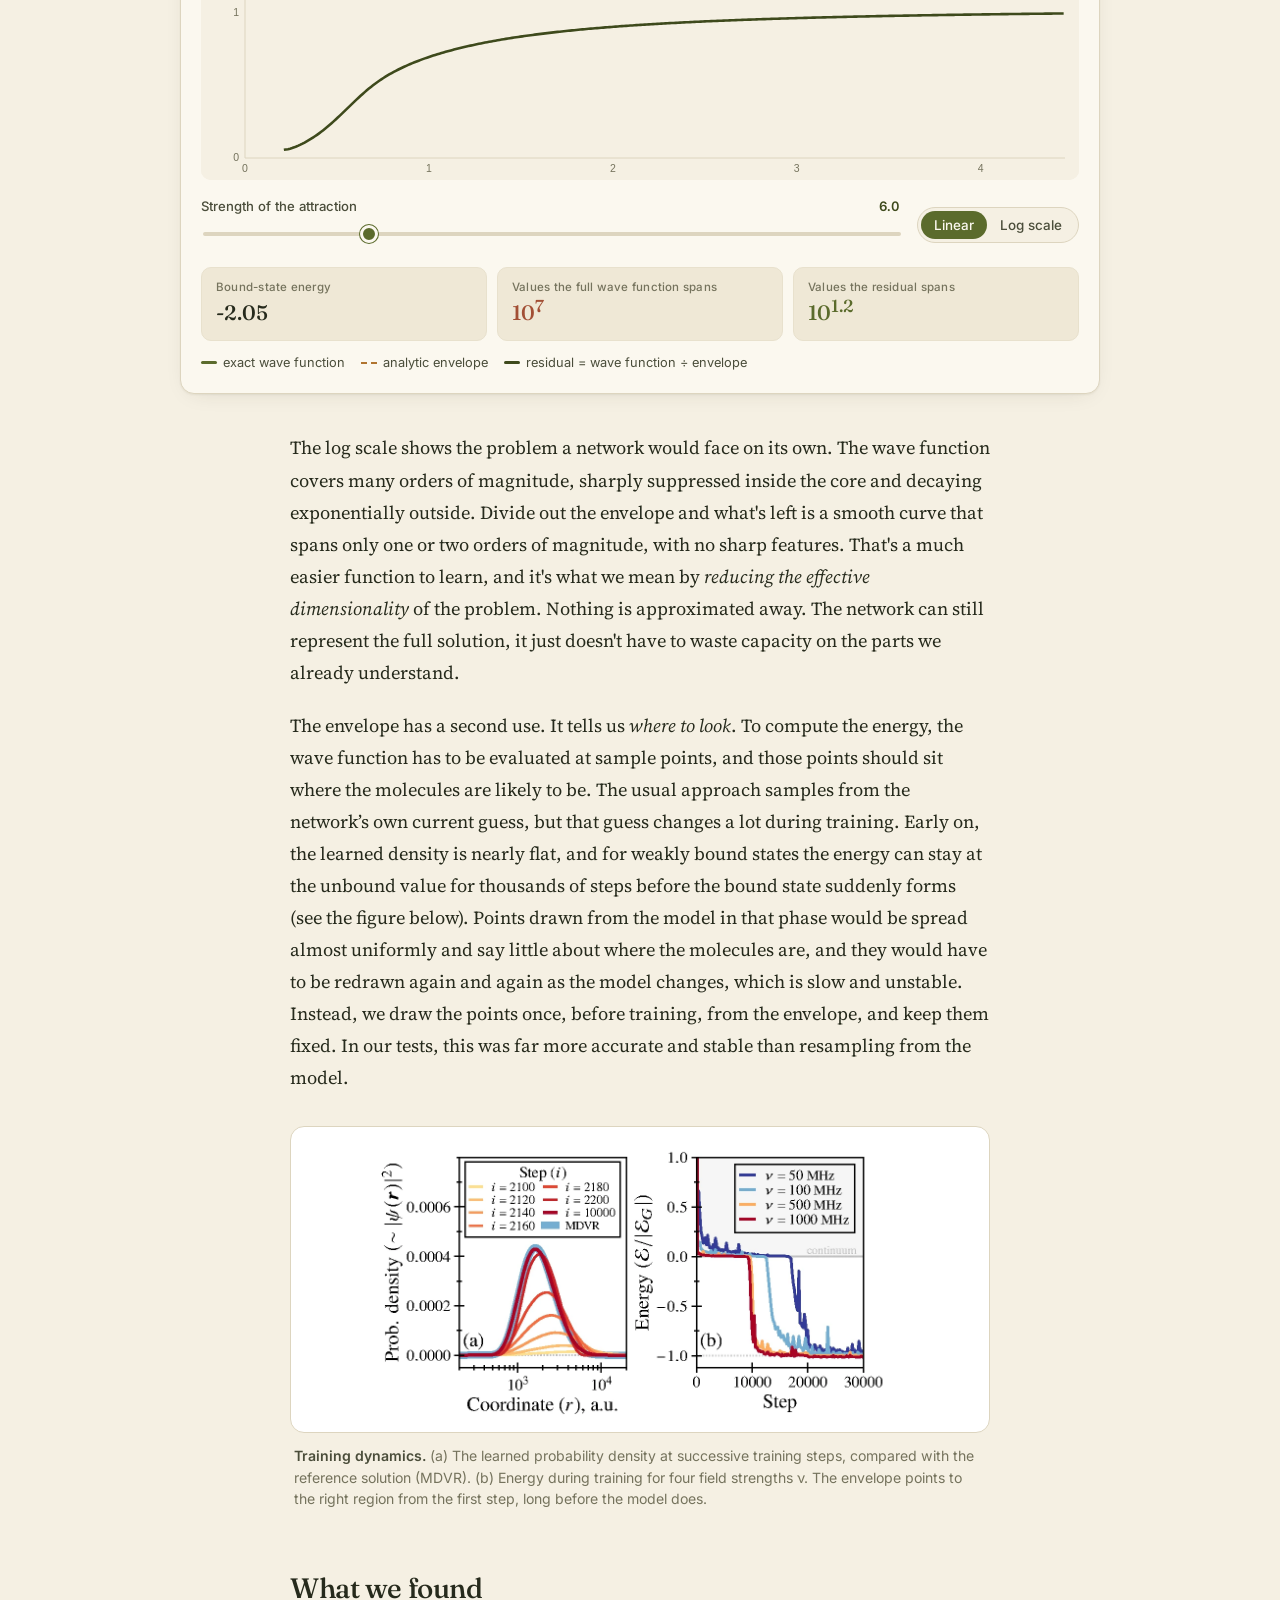
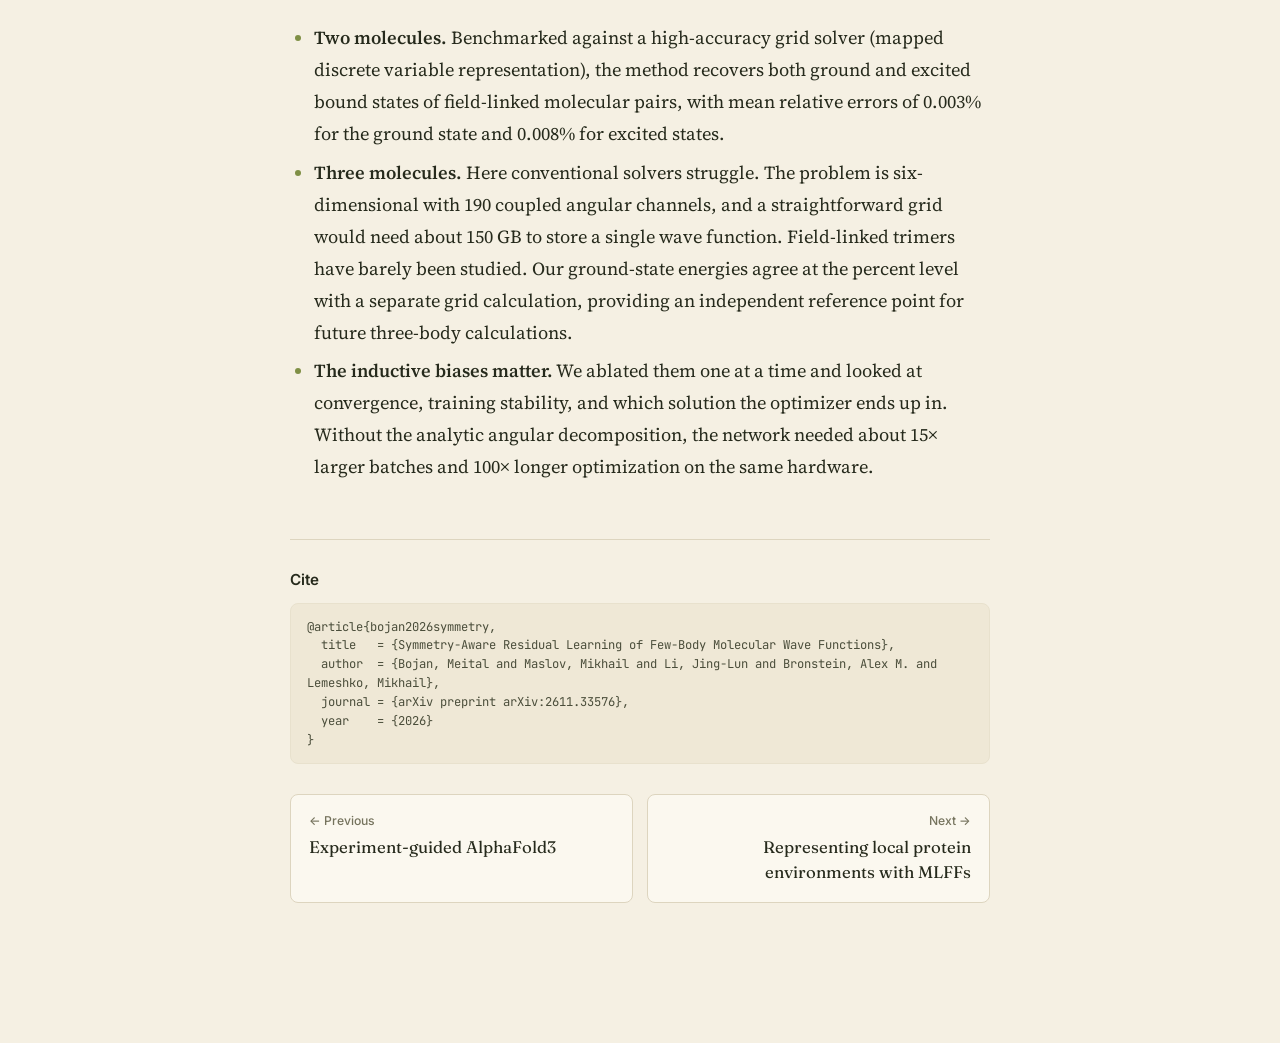
<file: posts/symmetry-aware-wave-functions.html>
<!doctype html>
<html lang="en">
<head>
  <meta charset="utf-8">
  <meta name="viewport" content="width=device-width, initial-scale=1">
  <title>Symmetry-Aware Residual Learning of Wave Functions · Meital Bojan</title>
  <meta name="description" content="A physics-informed neural variational method for few-body states of ultracold polar molecules: the known symmetry and asymptotic behavior go into an analytic envelope, and a neural network learns only the residual.">
  <meta property="og:title" content="Symmetry-aware residual learning of few-body molecular wave functions">
  <meta property="og:description" content="When much of the answer is already known, it can be built into the model, leaving the neural network to learn only what remains.">
  <link rel="icon" href="../assets/favicon.svg" type="image/svg+xml">
  <script>try{var t=localStorage.getItem("theme");if(t)document.documentElement.setAttribute("data-theme",t)}catch(e){}</script>
  <link rel="preconnect" href="https://fonts.googleapis.com">
  <link rel="preconnect" href="https://fonts.gstatic.com" crossorigin>
  <link rel="stylesheet" href="https://fonts.googleapis.com/css2?family=Fraunces:ital,opsz,wght@0,9..144,400;0,9..144,500;0,9..144,600;1,9..144,400;1,9..144,500&family=Inter:wght@400;500;600;700&family=Source+Serif+4:ital,opsz,wght@0,8..60,400;0,8..60,600;1,8..60,400&family=JetBrains+Mono&display=swap">
  <link rel="stylesheet" href="../assets/css/style.css">
  <script data-goatcounter="https://meital.goatcounter.com/count" async src="//gc.zgo.at/count.js"></script>
</head>
<body>
<a class="skip-link" href="#main">Skip to content</a>

<header class="site-header">
  <div class="wrap">
    <a class="brand" href="../index.html"><span class="brand-name">Meital Bojan</span></a>
    <nav class="nav" aria-label="Main">
      <a href="../index.html">About</a>
      <a href="../publications.html" aria-current="page">Publications</a>
      <a href="../cv.html">CV</a>
      <button class="theme-toggle" type="button" aria-label="Toggle dark mode">
        <svg class="sun" viewBox="0 0 24 24" fill="none" stroke="currentColor" stroke-width="2" stroke-linecap="round"><circle cx="12" cy="12" r="4"/><path d="M12 2v2M12 20v2M4.9 4.9l1.4 1.4M17.7 17.7l1.4 1.4M2 12h2M20 12h2M4.9 19.1l1.4-1.4M17.7 6.3l1.4-1.4"/></svg>
        <svg class="moon" viewBox="0 0 24 24" fill="none" stroke="currentColor" stroke-width="2" stroke-linecap="round" stroke-linejoin="round"><path d="M21 12.8A9 9 0 1 1 11.2 3a7 7 0 0 0 9.8 9.8z"/></svg>
      </button>
    </nav>
  </div>
</header>

<main id="main">
<article>
  <header class="post-head">
    <div class="wrap">
      <a class="back-link" href="../publications.html"><svg viewBox="0 0 24 24" fill="none" stroke="currentColor" stroke-width="2" stroke-linecap="round" stroke-linejoin="round"><path d="M19 12H5M11 18l-6-6 6-6"/></svg>All publications</a>
      <div class="pub-meta"><span class="chip">WiML @ NeurIPS 2026</span><span class="chip quiet">Under review (ICLR 2027)</span></div>
      <h1>Symmetry-aware residual learning of few-body molecular wave functions</h1>
      <p class="post-sub">When much of the answer is already known, it can be built into the model, leaving the neural network to learn only what remains.</p>
      <p class="post-authors"><b>Meital Bojan</b>*, Mikhail Maslov*, Jing-Lun Li, Alex M. Bronstein, Mikhail Lemeshko &middot; ISTA &middot; <span style="font-size:.85em">*equal contribution</span></p>
      <div class="post-links">
        <a class="btn" href="https://arxiv.org/abs/2611.33576" target="_blank" rel="noopener"><svg viewBox="0 0 24 24" fill="none" stroke="currentColor" stroke-width="2" stroke-linecap="round" stroke-linejoin="round"><path d="M14 3H7a2 2 0 0 0-2 2v14a2 2 0 0 0 2 2h10a2 2 0 0 0 2-2V8z"/><path d="M14 3v5h5"/></svg>arXiv</a>
      </div>
    </div>
  </header>

  <div class="post-body">
    <div class="tldr">
      <p class="label">In short</p>
      <p>
        This is a study of inductive bias when there is no training data to learn from. The task is to solve the Schr&ouml;dinger equation for two
        or three ultracold molecules. Their interactions are long-range and direction-dependent, and conventional grid solvers
        become impractical beyond two molecules. The network <em>is</em> the solution, trained only by minimizing a variational
        energy. Against high-accuracy reference solvers, it recovers ground and excited bound states with mean relative errors
        below 0.01%, and three-molecule ground-state energies agree at the percent level with an independent grid calculation.
      </p>
      <p class="new"><b>What&rsquo;s new.</b> The wave function is split into an analytic part, which carries the symmetry and the short- and long-range behavior that physics already tells us, and a neural residual that learns the rest. The same analytic part also gives a physics-informed distribution for sampling training points. This takes neural few-body solvers beyond simple particles with short-range, isotropic interactions, to realistic polar molecules and three-molecule bound states.</p>
    </div>

    <h2>Why molecules, and why it's hard</h2>
    <p>
      Polar molecules cooled to near absolute zero can be controlled with external fields, which makes them a great
      playground for engineering quantum matter. Understanding what they do together requires their few-body bound
      states, which determine which pairs and triples of molecules stick together, and with what energy.
    </p>
    <p>
      Finding them means solving an eigenvalue problem, the Schr&ouml;dinger equation. For these molecules, the problem is
      difficult because the interactions are <em>anisotropic</em> (they depend on direction, not just distance) and
      <em>long-ranged</em>, and the molecules have internal structure. Every added molecule adds dimensions, and grid-based solvers that are very accurate for two
      molecules quickly become impractical beyond that.
    </p>

    <h2>Training without examples</h2>
    <p>
      Neural wave functions take a different route. The network is not fit to examples, because there are none. The network
      <em>is</em> the wave function, and it is trained by minimizing the energy it predicts. The variational principle says
      the true ground state has the lowest energy, so lower is better. Methods like FermiNet and PauliNet have made this very
      successful for electrons. But for few-body systems in continuous space, existing work mostly considered simple
      particles with short-range, isotropic interactions, <em>not realistic molecules</em>.
    </p>

    <h2>Building in what is already known</h2>
    <p>
      The main idea is simple. Before solving anything, physics already tells us two things about the answer.
    </p>
    <ul class="keypoints">
      <li><span class="n">1</span><span><strong>Symmetry.</strong> The wave function shouldn't care where in space the system is (translational invariance), and its angular dependence follows the structure of the Hamiltonian. Expanding in spherical harmonics handles the angles analytically and leaves a set of coupled <em>radial</em> functions, which can all be represented by one shared network.</span></li>
      <li><span class="n">2</span><span><strong>Short and long range.</strong> When two molecules get very close, the wave function must die off under the repulsive wall. When they're far apart, a bound state must decay exponentially. Both behaviors follow from the WKB approximation, a classic physics shortcut that predicts how a wave function decays in regions the particles classically cannot reach, without solving the full equation. We use it as an <em>envelope</em>, a fixed and deliberately loosened curve that multiplies the network&rsquo;s output, so the right behavior at both ends is built in from the start.</span></li>
    </ul>
    <p>
      So we factor the wave function as <strong>analytic envelope &times; neural residual</strong>. The network only has to learn
      the intermediate-range part, which is where the interesting physics is and where we don't have a formula.
    </p>

    <div class="demo wide" id="wf-demo">
      <div class="demo-head"><span class="tag">Demo</span><h4>What's left after the envelope</h4></div>
      <div class="demo-body">
        <p class="demo-intro">
          A one-dimensional toy version of the radial problem, not the paper&rsquo;s system. Two particles have a hard repulsive
          core at short range and an attractive tail, with no angular structure, in units where &#8463; = m = 1. The olive curve is
          the exact bound state (solved on a grid), and the dashed curve is the analytic envelope, built only from the short-range
          wall and the long-range decay. Here the envelope&rsquo;s decay rate uses the exact energy, while in real training it
          follows the current energy estimate. Make the attraction stronger, and switch to log scale.
        </p>
        <canvas id="wf-top" aria-label="Exact wave function and analytic envelope"></canvas>
        <div style="height:10px"></div>
        <canvas id="wf-bot" aria-label="Residual: wave function divided by envelope"></canvas>
        <div class="controls">
          <div class="grow">
            <div class="ctl-label"><span>Strength of the attraction</span><output id="wf-d-out">6.0</output></div>
            <input type="range" id="wf-d" min="3" max="16" step="0.5" value="6" aria-label="Strength of the attraction">
          </div>
          <div class="seg" role="group" aria-label="Scale">
            <button type="button" data-scale="linear" aria-pressed="true">Linear</button>
            <button type="button" data-scale="log" aria-pressed="false">Log scale</button>
          </div>
        </div>
        <div class="readouts">
          <div class="readout"><small>Bound-state energy</small><b id="wf-E">–</b></div>
          <div class="readout warn"><small>Values the full wave function spans</small><b id="wf-range-u">–</b></div>
          <div class="readout good"><small>Values the residual spans</small><b id="wf-range-h">–</b></div>
        </div>
        <div class="legend">
          <span><i class="line" style="background:var(--olive)"></i>exact wave function</span>
          <span><i class="dash" style="color:var(--ochre)"></i>analytic envelope</span>
          <span><i class="line" style="background:var(--olive-deep)"></i>residual = wave function ÷ envelope</span>
        </div>
      </div>
    </div>

    <p>
      The log scale shows the problem a network would face on its own. The wave function covers many orders of
      magnitude, sharply suppressed inside the core and decaying exponentially outside. Divide out the envelope and what's left is a smooth curve that spans only one or two orders of magnitude, with no sharp features. That's a much easier function to learn, and it's what we mean by <em>reducing the
      effective dimensionality</em> of the problem. Nothing is approximated away. The network can still represent the full
      solution, it just doesn't have to waste capacity on the parts we already understand.
    </p>
    <p>
      The envelope has a second use. It tells us <em>where to look</em>. To compute the energy, the wave function has to be
      evaluated at sample points, and those points should sit where the molecules are likely to be. The usual approach samples
      from the network&rsquo;s own current guess, but that guess changes a lot during training. Early on, the learned density is
      nearly flat, and for weakly bound states the energy can stay at the unbound value for thousands of steps before the bound state
      suddenly forms (see the figure below). Points drawn from the model in that phase would be spread almost uniformly and say
      little about where the molecules are, and they would have to be redrawn again and again as the model changes, which is
      slow and unstable. Instead, we draw the points once, before training, from the envelope, and keep
      them fixed. In our tests, this was far more accurate and stable than resampling from the model.
    </p>

    <figure class="fig">
      <div class="fig-plate narrow"><img class="zoomable" loading="lazy" decoding="async" src="../assets/img/symmetry/optimization-dynamics.webp" alt="(a) Ground-state probability density at successive training steps, growing from nearly flat to a peak that matches the MDVR reference. (b) Energy during training for four Rabi frequencies, with a plateau at the continuum before dropping to the ground-state energy."></div>
      <figcaption><b>Training dynamics.</b> (a) The learned probability density at successive training steps, compared with the reference solution (MDVR). (b) Energy during training for four field strengths &nu;. The envelope points to the right region from the first step, long before the model does.</figcaption>
    </figure>


    <h2>What we found</h2>
    <ul>
      <li><strong>Two molecules.</strong> Benchmarked against a high-accuracy grid solver (mapped discrete variable representation), the method recovers both ground and excited bound states of field-linked molecular pairs, with mean relative errors of 0.003% for the ground state and 0.008% for excited states.</li>
      <li><strong>Three molecules.</strong> Here conventional solvers struggle. The problem is six-dimensional with 190 coupled angular channels, and a straightforward grid would need about 150&nbsp;GB to store a single wave function. Field-linked trimers have barely been studied. Our ground-state energies agree at the percent level with a separate grid calculation, providing an independent reference point for future three-body calculations.</li>
      <li><strong>The inductive biases matter.</strong> We ablated them one at a time and looked at convergence, training stability, and which solution the optimizer ends up in. Without the analytic angular decomposition, the network needed about 15&times; larger batches and 100&times; longer optimization on the same hardware.</li>
    </ul>
    <div class="post-end">
      <h3 style="font-family:var(--sans);font-size:.95rem;margin:0">Cite</h3>
      <pre class="cite-box">@article{bojan2026symmetry,
  title   = {Symmetry-Aware Residual Learning of Few-Body Molecular Wave Functions},
  author  = {Bojan, Meital and Maslov, Mikhail and Li, Jing-Lun and Bronstein, Alex M. and Lemeshko, Mikhail},
  journal = {arXiv preprint arXiv:2611.33576},
  year    = {2026}
}</pre>
      <nav class="post-nav" aria-label="More posts">
        <a href="experiment-guided-alphafold3.html"><small>&larr; Previous</small><span>Experiment-guided AlphaFold3</span></a>
        <a class="next" href="mlff-protein-environments.html"><small>Next &rarr;</small><span>Representing local protein environments with MLFFs</span></a>
      </nav>
    </div>
  </div>
</article>
</main>

<script src="../assets/js/site.js"></script>
<script src="../assets/js/demos/residual-wavefunction.js"></script>
</body>
</html>
</file>
<file: assets/css/style.css>
/* ==========================================================================
   Meital Bojan — personal site
   Olive & cream palette. Light + dark themes.
   ========================================================================== */

:root {
  --bg: #f5f0e3;
  --bg-soft: #efe8d6;
  --paper: #fbf8ef;
  --ink: #262a1c;
  --ink-soft: #4a4d3a;
  --muted: #75735d;
  --line: #ddd5bf;
  --line-soft: #e8e1cd;

  --olive: #5b6b2c;
  --olive-deep: #3e4a1c;
  --olive-mid: #7f8f45;
  --olive-light: #b6c07f;
  --olive-wash: #e7e8cc;
  --sage: #cfd4ae;

  --ochre: #b0742f;      /* warm accent, used sparingly */
  --ochre-wash: #f1e1c6;
  --rust: #a24f35;

  --plate: #ffffff;      /* background behind paper figures */
  --shadow: 0 1px 2px rgba(48, 44, 20, .06), 0 6px 24px -12px rgba(48, 44, 20, .18);
  --shadow-lift: 0 2px 4px rgba(48, 44, 20, .06), 0 18px 40px -18px rgba(48, 44, 20, .32);

  --serif-display: "Fraunces", "Iowan Old Style", Georgia, serif;
  --serif: "Source Serif 4", "Iowan Old Style", Georgia, serif;
  --sans: "Inter", -apple-system, BlinkMacSystemFont, "Segoe UI", sans-serif;
  --mono: "JetBrains Mono", ui-monospace, SFMono-Regular, Menlo, monospace;

  --radius: 14px;
  --radius-sm: 8px;
  --wrap: 1080px;
  --prose: 700px;

  color-scheme: light;
}

@media (prefers-color-scheme: dark) {
  :root:not([data-theme="light"]) {
    --bg: #1a1c14;
    --bg-soft: #20231a;
    --paper: #23261c;
    --ink: #ece6d3;
    --ink-soft: #cfc9b4;
    --muted: #a19d86;
    --line: #3a3d2e;
    --line-soft: #2f3226;
    --olive: #b4c27a;
    --olive-deep: #d3dca3;
    --olive-mid: #95a55a;
    --olive-light: #6f7d3c;
    --olive-wash: #2c3220;
    --sage: #3d4430;
    --ochre: #dca462;
    --ochre-wash: #3a2f1f;
    --rust: #e08566;
    --plate: #f7f4ea;
    --shadow: 0 1px 2px rgba(0, 0, 0, .3), 0 8px 24px -12px rgba(0, 0, 0, .5);
    --shadow-lift: 0 2px 4px rgba(0, 0, 0, .3), 0 18px 40px -18px rgba(0, 0, 0, .7);
    color-scheme: dark;
  }
}

:root[data-theme="dark"] {
  --bg: #1a1c14;
  --bg-soft: #20231a;
  --paper: #23261c;
  --ink: #ece6d3;
  --ink-soft: #cfc9b4;
  --muted: #a19d86;
  --line: #3a3d2e;
  --line-soft: #2f3226;
  --olive: #b4c27a;
  --olive-deep: #d3dca3;
  --olive-mid: #95a55a;
  --olive-light: #6f7d3c;
  --olive-wash: #2c3220;
  --sage: #3d4430;
  --ochre: #dca462;
  --ochre-wash: #3a2f1f;
  --rust: #e08566;
  --plate: #f7f4ea;
  --shadow: 0 1px 2px rgba(0, 0, 0, .3), 0 8px 24px -12px rgba(0, 0, 0, .5);
  --shadow-lift: 0 2px 4px rgba(0, 0, 0, .3), 0 18px 40px -18px rgba(0, 0, 0, .7);
  color-scheme: dark;
}

/* ---------- base ---------- */

*, *::before, *::after { box-sizing: border-box; }

html { -webkit-text-size-adjust: 100%; scroll-behavior: smooth; }

body {
  margin: 0;
  background: var(--bg);
  color: var(--ink);
  font-family: var(--sans);
  font-size: 16px;
  line-height: 1.6;
  -webkit-font-smoothing: antialiased;
  text-rendering: optimizeLegibility;
  overflow-x: hidden;
}

img { max-width: 100%; height: auto; display: block; }

a {
  color: var(--olive);
  text-decoration-thickness: 1px;
  text-underline-offset: 3px;
  text-decoration-color: color-mix(in srgb, var(--olive) 40%, transparent);
  transition: color .15s, text-decoration-color .15s;
}
a:hover { color: var(--olive-deep); text-decoration-color: currentColor; }

::selection { background: var(--olive-light); color: var(--ink); }

:focus-visible { outline: 2px solid var(--olive); outline-offset: 3px; border-radius: 4px; }

.wrap { max-width: var(--wrap); margin: 0 auto; padding: 0 24px; }

@media (max-width: 600px) { .wrap { padding: 0 16px; } }

.skip-link {
  position: absolute; left: -999px; top: 8px; z-index: 100;
  background: var(--olive); color: var(--paper); padding: 8px 14px; border-radius: 6px;
}
.skip-link:focus { left: 8px; }

/* ---------- header ---------- */

.site-header {
  position: sticky; top: 0; z-index: 50;
  background: color-mix(in srgb, var(--bg) 86%, transparent);
  backdrop-filter: saturate(1.2) blur(10px);
  -webkit-backdrop-filter: saturate(1.2) blur(10px);
  border-bottom: 1px solid transparent;
  transition: border-color .2s;
}
.site-header.scrolled { border-bottom-color: var(--line); }

.site-header .wrap {
  display: flex; align-items: center; justify-content: space-between;
  height: 72px; gap: 16px;
}

.brand {
  display: flex; align-items: center; gap: 10px;
  font-family: var(--serif-display); font-size: 1.22rem; font-weight: 500;
  color: var(--ink); text-decoration: none; letter-spacing: -.01em;
  white-space: nowrap;
}
.brand:hover { color: var(--ink); }
.brand-mark {
  width: 30px; height: 30px; border-radius: 50%;
  display: grid; place-items: center;
  background: var(--olive); color: var(--paper);
  font-family: var(--serif-display); font-size: .92rem; font-weight: 600; font-style: italic;
}

.nav { display: flex; align-items: center; gap: 6px; }
.nav a {
  font-size: 1.05rem; font-weight: 500; color: var(--ink-soft);
  text-decoration: none; padding: 9px 16px; border-radius: 999px;
  transition: background .15s, color .15s;
}
.nav a:hover { background: var(--olive-wash); color: var(--olive-deep); }
.nav a[aria-current="page"] { color: var(--olive-deep); background: var(--olive-wash); }

.theme-toggle {
  margin-left: 6px;
  width: 40px; height: 40px; border-radius: 50%;
  border: 1px solid var(--line); background: transparent; color: var(--ink-soft);
  display: grid; place-items: center; cursor: pointer;
  transition: background .15s, color .15s;
}
.theme-toggle:hover { background: var(--olive-wash); color: var(--olive-deep); }
.theme-toggle svg { width: 18px; height: 18px; }
.theme-toggle .moon { display: none; }
:root[data-theme="dark"] .theme-toggle .sun { display: none; }
:root[data-theme="dark"] .theme-toggle .moon { display: block; }
@media (prefers-color-scheme: dark) {
  :root:not([data-theme="light"]) .theme-toggle .sun { display: none; }
  :root:not([data-theme="light"]) .theme-toggle .moon { display: block; }
}

@media (max-width: 560px) {
  .brand { font-size: 1.05rem; }
  .nav a { padding: 8px 10px; font-size: .95rem; }
}

/* ---------- bottom spacing ---------- */

main { padding-bottom: 140px; }

/* ---------- shared bits ---------- */

.eyebrow {
  font-family: var(--sans); font-size: .76rem; font-weight: 600;
  letter-spacing: .12em; text-transform: uppercase; color: var(--olive);
  margin: 0 0 12px;
}

.section { padding: 56px 0 0; }
.section-head {
  display: flex; align-items: baseline; justify-content: space-between; gap: 16px;
  margin-bottom: 24px;
}
.section-title {
  font-family: var(--serif-display); font-weight: 500; font-size: 1.9rem;
  letter-spacing: -.015em; line-height: 1.15; margin: 0;
}
.section-title.green { color: var(--olive); }
.section-sub {
  font-family: var(--serif); font-style: italic; font-size: 1.15rem; color: var(--ink-soft);
  margin: 6px 0 0;
}
.section-link { font-size: .92rem; font-weight: 500; white-space: nowrap; text-decoration: none; }
.section-link::after { content: " →"; }

.btn {
  display: inline-flex; align-items: center; gap: 8px;
  font-family: var(--sans); font-size: .9rem; font-weight: 500;
  padding: 9px 16px; border-radius: 999px;
  border: 1px solid var(--line); background: var(--paper); color: var(--ink);
  text-decoration: none; cursor: pointer;
  transition: background .15s, border-color .15s, color .15s, transform .15s;
}
.btn:hover { border-color: var(--olive-mid); color: var(--olive-deep); }
.btn svg { width: 16px; height: 16px; flex: none; }
.btn-primary { background: var(--olive); border-color: var(--olive); color: var(--paper); }
.btn-primary:hover { background: var(--olive-deep); border-color: var(--olive-deep); color: var(--paper); }
:root[data-theme="dark"] .btn-primary, :root[data-theme="dark"] .btn-primary:hover { color: #1a1c14; }
@media (prefers-color-scheme: dark) {
  :root:not([data-theme="light"]) .btn-primary,
  :root:not([data-theme="light"]) .btn-primary:hover { color: #1a1c14; }
}

.chip {
  display: inline-flex; align-items: center;
  font-size: .74rem; font-weight: 600; letter-spacing: .02em;
  padding: 3px 10px; border-radius: 999px;
  background: var(--olive-wash); color: var(--olive-deep);
  white-space: nowrap;
}
.chip.ochre { background: var(--ochre-wash); color: var(--ochre); }
.chip.quiet { background: transparent; border: 1px solid var(--line); color: var(--muted); }

/* ---------- home ---------- */

.hero { padding: 72px 0 24px; }
.hero-grid {
  display: grid; grid-template-columns: minmax(0, 1fr); gap: 56px; align-items: start;
}
.hero h1 {
  font-family: var(--serif-display); font-weight: 400;
  font-size: clamp(2.5rem, 6vw, 4rem); line-height: 1.03; letter-spacing: -.025em;
  margin: 0 0 20px;
}
.hero h1 em { font-style: italic; color: var(--olive); font-weight: 400; }
.hero h1:has(+ .hero-role) { margin-bottom: 10px; }
.hero-role {
  font-family: var(--sans); font-size: .9rem; font-weight: 600;
  letter-spacing: .12em; text-transform: uppercase; color: var(--olive);
  margin: 0 0 20px;
}
.hero-lede {
  font-family: var(--serif); font-size: 1.28rem; line-height: 1.55; color: var(--ink-soft);
  margin: 0 0 28px; max-width: 36em;
}
.hero-actions { display: flex; flex-wrap: wrap; gap: 10px; }

.hero-card {
  background: var(--paper); border: 1px solid var(--line); border-radius: var(--radius);
  padding: 22px; box-shadow: var(--shadow);
}
.hero-card h2 {
  font-family: var(--sans); font-size: .76rem; font-weight: 600; letter-spacing: .12em;
  text-transform: uppercase; color: var(--muted); margin: 0 0 14px;
}
.facts { list-style: none; margin: 0; padding: 0; display: grid; gap: 14px; }
.facts li { display: grid; grid-template-columns: 22px 1fr; gap: 10px; font-size: .92rem; line-height: 1.45; }
.facts svg { width: 18px; height: 18px; color: var(--olive); margin-top: 2px; }
.facts strong { font-weight: 600; color: var(--ink); }
.facts span { color: var(--muted); }

.stat-row { display: flex; gap: 10px; margin-top: 18px; padding-top: 16px; border-top: 1px solid var(--line-soft); }
.stat { flex: 1; }
.stat b { display: block; font-family: var(--serif-display); font-size: 1.5rem; font-weight: 500; color: var(--olive-deep); line-height: 1.1; }
.stat small { font-size: .74rem; color: var(--muted); }

@media (max-width: 860px) {
  .hero { padding-top: 48px; }
  .hero-grid { grid-template-columns: 1fr; gap: 32px; }
}

.prose-intro {
  font-family: var(--serif); font-size: 1.14rem; line-height: 1.72; color: var(--ink);
  max-width: var(--prose);
}
.prose-intro p { margin: 0 0 1.1em; }

.about-grid {
  display: grid; grid-template-columns: minmax(0, 1fr) 280px; gap: 56px;
}
@media (max-width: 860px) { .about-grid { grid-template-columns: 1fr; gap: 24px; } }

.timeline { list-style: none; margin: 0; padding: 0; border-left: 2px solid var(--line); }
.timeline li { position: relative; padding: 0 0 20px 20px; font-size: .92rem; line-height: 1.45; }
.timeline li::before {
  content: ""; position: absolute; left: -7px; top: 6px; width: 12px; height: 12px; border-radius: 50%;
  background: var(--bg); border: 2px solid var(--olive-mid);
}
.timeline li:first-child::before { background: var(--olive); border-color: var(--olive); }
.timeline .when { display: block; font-size: .78rem; color: var(--muted); font-weight: 500; letter-spacing: .02em; }
.timeline strong { font-weight: 600; }

.interests { display: grid; grid-template-columns: repeat(3, minmax(0, 1fr)); gap: 20px; }
@media (max-width: 960px) { .interests { grid-template-columns: 1fr; } }

.interest {
  position: relative; overflow: hidden;
  background: var(--paper); border: 1px solid var(--line); border-radius: var(--radius);
  padding: 28px 26px 26px;
}
.interest-icon {
  width: 44px; height: 44px; border-radius: 12px; display: grid; place-items: center;
  background: var(--olive-wash); color: var(--olive-deep); margin-bottom: 18px;
}
.interest-icon svg { width: 24px; height: 24px; }
.interest h3 {
  font-family: var(--serif-display); font-weight: 500; font-size: 1.4rem; letter-spacing: -.01em;
  margin: 0 0 4px; line-height: 1.2;
}
.interest .sub { font-size: .86rem; color: var(--olive); font-weight: 500; margin: 0 0 14px; }
.interest p { font-family: var(--serif); font-size: 1.02rem; line-height: 1.62; color: var(--ink-soft); margin: 0 0 12px; }
.interest p:last-child { margin-bottom: 0; }
.interest .q {
  font-style: italic; color: var(--ink); border-left: 2px solid var(--olive-light); padding-left: 12px;
}

.bridge {
  margin-top: 20px; padding: 20px 24px; border-radius: var(--radius);
  background: var(--olive-wash); color: var(--olive-deep);
  font-family: var(--serif); font-size: 1.06rem; line-height: 1.6;
  display: grid; grid-template-columns: 28px 1fr; gap: 14px; align-items: start;
}
.bridge svg { width: 24px; height: 24px; margin-top: 2px; }

.news { list-style: none; margin: 0; padding: 0; }
.news li {
  display: grid; grid-template-columns: 92px 1fr; gap: 16px;
  padding: 14px 0; border-bottom: 1px solid var(--line-soft); font-size: .96rem;
}
.news li:last-child { border-bottom: 0; }
.news time { color: var(--muted); font-size: .84rem; font-weight: 500; padding-top: 2px; }

/* ---------- publication cards ---------- */

.pub-grid { display: grid; grid-template-columns: repeat(auto-fill, minmax(310px, 1fr)); gap: 22px; }
@media (max-width: 400px) { .pub-grid { grid-template-columns: 1fr; } }

.pub-card {
  position: relative; display: flex; flex-direction: column;
  background: var(--paper); border: 1px solid var(--line); border-radius: var(--radius);
  overflow: hidden; color: var(--ink); text-decoration: none;
  box-shadow: var(--shadow);
  transition: transform .25s cubic-bezier(.2,.7,.3,1), box-shadow .25s, border-color .25s;
}
.pub-card:hover {
  transform: translateY(-4px); box-shadow: var(--shadow-lift);
  border-color: var(--olive-light); color: var(--ink);
}
.pub-thumb {
  position: relative;
  aspect-ratio: 16 / 9.5; background: var(--plate);
  display: grid; place-items: center; overflow: hidden;
  border-bottom: 1px solid var(--line-soft);
}
.pub-thumb img {
  position: absolute; inset: 0; box-sizing: border-box;
  width: 100%; height: 100%; object-fit: contain; padding: 10px;
  transition: transform .5s cubic-bezier(.2,.7,.3,1);
}
.pub-card:hover .pub-thumb img { transform: scale(1.035); }
.pub-thumb.cover img { object-fit: cover; padding: 0; }
.pub-thumb.art { background: linear-gradient(135deg, #e7e8cc, #f3eedf); }
.pub-thumb.art svg { width: 100%; height: 100%; }

.pub-body { padding: 18px 20px 20px; display: flex; flex-direction: column; gap: 10px; flex: 1; }
.pub-meta { display: flex; flex-wrap: wrap; gap: 6px; align-items: center; }
.pub-card h3 {
  font-family: var(--serif-display); font-weight: 500; font-size: 1.2rem; line-height: 1.25;
  letter-spacing: -.008em; margin: 0;
}
.pub-teaser { font-family: var(--serif); font-size: .98rem; line-height: 1.55; color: var(--ink-soft); margin: 0; }
.pub-followup { font-size: .82rem; color: var(--olive); font-weight: 500; line-height: 1.4; margin: 0; }
.pub-followup em { font-style: italic; }
.pub-authors { font-size: .8rem; color: var(--muted); line-height: 1.45; margin: 0; }
.pub-authors b { color: var(--ink); font-weight: 600; }
.pub-read {
  margin-top: auto; padding-top: 6px;
  font-size: .86rem; font-weight: 600; color: var(--olive);
  display: inline-flex; align-items: center; gap: 6px;
}
.pub-read svg { width: 15px; height: 15px; transition: transform .2s; }
.pub-card:hover .pub-read svg { transform: translateX(3px); }

.pub-card.featured { grid-column: span 2; flex-direction: row; }
.pub-card.featured .pub-thumb { aspect-ratio: auto; flex: 1.15; border-bottom: 0; border-right: 1px solid var(--line-soft); min-height: 300px; }
.pub-card.featured .pub-body { flex: 1; padding: 26px 28px; }
.pub-card.featured h3 { font-size: 1.55rem; }
@media (max-width: 760px) {
  .pub-card.featured { grid-column: auto; flex-direction: column; }
  .pub-card.featured .pub-thumb { aspect-ratio: 16 / 9.5; min-height: 0; border-right: 0; border-bottom: 1px solid var(--line-soft); }
  .pub-card.featured h3 { font-size: 1.25rem; }
}

.filter-bar { display: flex; flex-wrap: wrap; gap: 8px; margin: 0 0 26px; }
.filter-bar button {
  font-family: var(--sans); font-size: .86rem; font-weight: 500;
  padding: 7px 14px; border-radius: 999px; cursor: pointer;
  border: 1px solid var(--line); background: transparent; color: var(--ink-soft);
  transition: all .15s;
}
.filter-bar button:hover { border-color: var(--olive-mid); color: var(--olive-deep); }
.filter-bar button[aria-pressed="true"] { background: var(--olive); border-color: var(--olive); color: var(--paper); }
:root[data-theme="dark"] .filter-bar button[aria-pressed="true"] { color: #1a1c14; }
@media (prefers-color-scheme: dark) {
  :root:not([data-theme="light"]) .filter-bar button[aria-pressed="true"] { color: #1a1c14; }
}
.pub-card[hidden] { display: none; }

/* ---------- page header (inner pages) ---------- */

.page-head { padding: 64px 0 36px; }
.page-head h1 {
  font-family: var(--serif-display); font-weight: 400; font-size: clamp(2.3rem, 5vw, 3.2rem);
  letter-spacing: -.022em; line-height: 1.05; margin: 0 0 14px;
}
.page-head p { font-family: var(--serif); font-size: 1.18rem; color: var(--ink-soft); max-width: 40em; margin: 0; line-height: 1.55; }
.page-head .actions { margin-top: 22px; display: flex; flex-wrap: wrap; gap: 10px; }

/* ---------- CV ---------- */

.cv { display: grid; grid-template-columns: 200px minmax(0, 1fr); gap: 0 48px; }
@media (max-width: 760px) { .cv { grid-template-columns: 1fr; } }
.cv-nav { position: sticky; top: 88px; align-self: start; }
.cv-nav ol { list-style: none; margin: 0; padding: 0; border-left: 1px solid var(--line); }
.cv-nav a {
  display: block; padding: 6px 0 6px 16px; margin-left: -1px; border-left: 2px solid transparent;
  font-size: .9rem; color: var(--muted); text-decoration: none;
}
.cv-nav a:hover { color: var(--olive-deep); }
.cv-nav a.active { color: var(--olive-deep); border-left-color: var(--olive); font-weight: 500; }
@media (max-width: 760px) { .cv-nav { display: none; } }

.cv-section { padding: 8px 0 36px; scroll-margin-top: 84px; }
.cv-section > h2 {
  font-family: var(--serif-display); font-weight: 500; font-size: 1.5rem; letter-spacing: -.01em;
  margin: 0 0 18px; padding-bottom: 10px; border-bottom: 1px solid var(--line);
}
.cv-item { display: grid; grid-template-columns: minmax(0, 1fr) auto; gap: 4px 20px; padding: 12px 0; }
.cv-item + .cv-item { border-top: 1px dashed var(--line-soft); }
.cv-item h3 { font-size: 1rem; font-weight: 600; margin: 0; line-height: 1.4; }
.cv-item .where { font-family: var(--serif); font-style: italic; color: var(--ink-soft); margin: 2px 0 0; grid-column: 1; }
.cv-item .when { font-size: .84rem; color: var(--muted); font-weight: 500; white-space: nowrap; text-align: right; }
.cv-item ul { grid-column: 1 / -1; margin: 6px 0 0; padding-left: 18px; color: var(--ink-soft); font-size: .95rem; }
.cv-item li { margin: 3px 0; }
.cv-item li::marker { color: var(--olive-mid); }
@media (max-width: 520px) {
  .cv-item { grid-template-columns: 1fr; }
  .cv-item .when { text-align: left; grid-row: 2; }
}
.cv-text { font-family: var(--serif); font-size: 1.06rem; line-height: 1.65; color: var(--ink-soft); margin: 0; }
ul.cv-text { margin: 10px 0 0; padding-left: 1.2em; }
ul.cv-text li + li { margin-top: 6px; }
.cv-pub { padding: 12px 0; }
.cv-pub + .cv-pub { border-top: 1px dashed var(--line-soft); }
.cv-pub .t { font-weight: 600; color: var(--ink); text-decoration: none; }
.cv-pub a.t:hover { color: var(--olive); }
.cv-pub .a { font-size: .9rem; color: var(--muted); margin: 3px 0 0; }
.cv-pub .a b { color: var(--ink); }
.cv-pub .v { font-family: var(--serif); font-style: italic; font-size: .95rem; color: var(--ink-soft); }

/* ---------- blog post ---------- */

.post-head { padding: 52px 0 8px; }
.post-head .wrap, .post-body { max-width: calc(var(--prose) + 48px); }
.back-link {
  display: inline-flex; align-items: center; gap: 6px;
  font-size: .88rem; font-weight: 500; color: var(--muted); text-decoration: none; margin-bottom: 30px;
}
.back-link:hover { color: var(--olive); }
.back-link svg { width: 15px; height: 15px; }

.post-head h1 {
  font-family: var(--serif-display); font-weight: 400;
  font-size: clamp(2.1rem, 5.2vw, 3.1rem); line-height: 1.08; letter-spacing: -.022em;
  margin: 10px 0 18px;
}
.post-sub {
  font-family: var(--serif); font-size: 1.24rem; line-height: 1.5; color: var(--ink-soft); margin: 0 0 22px;
}
.post-authors { font-size: .9rem; color: var(--muted); line-height: 1.55; margin: 0 0 18px; }
.post-authors b { color: var(--ink); font-weight: 600; }
.post-links { display: flex; flex-wrap: wrap; gap: 8px; padding-bottom: 30px; border-bottom: 1px solid var(--line); }
.post-links .btn { padding: 7px 14px; font-size: .85rem; }

.post-hero {
  max-width: 960px; margin: 34px auto 6px; padding: 0 24px;
}
@media (max-width: 600px) { .post-hero { padding: 0 16px; } }

.post-body { margin: 0 auto; padding: 24px 24px 0; }
@media (max-width: 600px) { .post-body { padding: 16px 16px 0; } }

.post-body > p, .post-body > ul, .post-body > ol, .post-body > blockquote {
  font-family: var(--serif); font-size: 1.15rem; line-height: 1.74; color: var(--ink);
}
.post-body > p { margin: 0 0 1.15em; }
.post-body > ul, .post-body > ol { padding-left: 1.3em; margin: 0 0 1.2em; }
.post-body li { margin: .35em 0; }
.post-body li::marker { color: var(--olive-mid); }
.post-body h2 {
  font-family: var(--serif-display); font-weight: 500; font-size: 1.75rem; letter-spacing: -.015em;
  line-height: 1.2; margin: 2.2em 0 .6em;
}
.post-body h3 {
  font-family: var(--sans); font-weight: 600; font-size: 1.06rem; letter-spacing: -.005em;
  margin: 1.8em 0 .5em; color: var(--ink);
}
.post-body strong { font-weight: 600; }
.post-body em { font-style: italic; }
.post-body code {
  font-family: var(--mono); font-size: .86em; background: var(--bg-soft);
  padding: .1em .35em; border-radius: 4px; border: 1px solid var(--line-soft);
}
.post-body sub, .post-body sup { line-height: 0; }
.math { font-family: var(--serif); font-style: italic; white-space: nowrap; }

.tldr {
  margin: 8px 0 34px; padding: 22px 24px; border-radius: var(--radius);
  background: var(--olive-wash); border: 1px solid color-mix(in srgb, var(--olive) 18%, transparent);
}
.tldr .label {
  font-family: var(--sans); font-size: .74rem; font-weight: 700; letter-spacing: .14em;
  text-transform: uppercase; color: var(--olive); margin: 0 0 8px;
}
.tldr p { font-family: var(--serif); font-size: 1.12rem; line-height: 1.6; margin: 0; color: var(--olive-deep); }

.note {
  margin: 1.6em 0; padding: 18px 22px; border-radius: var(--radius-sm);
  border-left: 3px solid var(--ochre); background: var(--ochre-wash);
  font-family: var(--serif); font-size: 1.05rem; line-height: 1.62; color: var(--ink);
}
.note .label {
  display: block; font-family: var(--sans); font-size: .74rem; font-weight: 700; letter-spacing: .12em;
  text-transform: uppercase; color: var(--ochre); margin-bottom: 6px;
}
.note p { margin: 0 0 .6em; } .note p:last-child { margin: 0; }

.pullquote {
  margin: 1.8em 0; padding: 0 0 0 22px; border-left: 3px solid var(--olive);
  font-family: var(--serif-display); font-size: 1.42rem; line-height: 1.4; font-style: italic;
  color: var(--olive-deep); letter-spacing: -.005em;
}

.keypoints { list-style: none; padding: 0 !important; margin: 0 0 1.4em; display: grid; gap: 12px; }
.keypoints li {
  display: grid; grid-template-columns: 30px 1fr; gap: 12px; align-items: start;
  font-family: var(--serif); font-size: 1.1rem; line-height: 1.6; margin: 0;
}
.keypoints .n {
  width: 28px; height: 28px; border-radius: 50%; display: grid; place-items: center;
  background: var(--olive); color: var(--paper); font-family: var(--sans); font-size: .82rem; font-weight: 600;
  margin-top: 1px;
}
:root[data-theme="dark"] .keypoints .n { color: #1a1c14; }
@media (prefers-color-scheme: dark) { :root:not([data-theme="light"]) .keypoints .n { color: #1a1c14; } }

/* figures */
.fig { margin: 2em 0 2.2em; }
.fig.wide { margin-left: calc(-1 * min(130px, (100vw - var(--prose)) / 2 - 24px)); margin-right: calc(-1 * min(130px, (100vw - var(--prose)) / 2 - 24px)); }
@media (max-width: 760px) { .fig.wide { margin-left: 0; margin-right: 0; } }
.fig-plate {
  background: var(--plate); border: 1px solid var(--line); border-radius: var(--radius);
  padding: 16px; overflow: hidden;
}
.fig-plate img { margin: 0 auto; border-radius: 4px; }
.fig-plate.tight { padding: 8px; }
.fig-plate.narrow img { max-width: 520px; width: 100%; }
.fig-row { display: grid; gap: 12px; }
.fig-row.three { grid-template-columns: repeat(3, 1fr); }
.fig-row.two { grid-template-columns: repeat(2, 1fr); }
@media (max-width: 560px) { .fig-row.three, .fig-row.two { grid-template-columns: 1fr; } }
.fig-row .cell { display: flex; flex-direction: column; gap: 6px; align-items: center; }
.fig-row .cell span { font-size: .78rem; color: #6b6a55; font-weight: 500; }
.fig figcaption {
  margin: 12px 4px 0; font-size: .88rem; line-height: 1.55; color: var(--muted);
}
.fig figcaption b { color: var(--ink-soft); font-weight: 600; }
.zoomable { cursor: zoom-in; }

/* lightbox */
.lightbox {
  position: fixed; inset: 0; z-index: 200; display: none;
  background: rgba(20, 22, 14, .86); padding: 24px; cursor: zoom-out;
  align-items: center; justify-content: center;
}
.lightbox.open { display: flex; }
.lightbox img { max-width: 100%; max-height: 100%; background: #fff; border-radius: 8px; padding: 10px; }

/* ---------- interactive demos ---------- */

.demo {
  margin: 2.2em 0 2.4em; border-radius: var(--radius);
  background: var(--paper); border: 1px solid var(--line); box-shadow: var(--shadow);
  overflow: hidden;
}
.demo.wide { margin-left: calc(-1 * min(110px, (100vw - var(--prose)) / 2 - 24px)); margin-right: calc(-1 * min(110px, (100vw - var(--prose)) / 2 - 24px)); }
@media (max-width: 760px) { .demo.wide { margin-left: 0; margin-right: 0; } }
.demo-head {
  display: flex; align-items: center; gap: 10px;
  padding: 14px 20px; border-bottom: 1px solid var(--line-soft); background: var(--bg-soft);
}
.demo-head .tag {
  font-size: .7rem; font-weight: 700; letter-spacing: .12em; text-transform: uppercase;
  color: var(--paper); background: var(--olive); padding: 3px 8px; border-radius: 5px;
}
:root[data-theme="dark"] .demo-head .tag { color: #1a1c14; }
@media (prefers-color-scheme: dark) { :root:not([data-theme="light"]) .demo-head .tag { color: #1a1c14; } }
.demo-head h4 { margin: 0; font-size: .98rem; font-weight: 600; }
.demo-body { padding: 18px 20px 20px; }
.demo-intro { font-family: var(--serif); font-size: 1rem; line-height: 1.6; color: var(--ink-soft); margin: 0 0 16px; }
.demo canvas { display: block; width: 100%; border-radius: 10px; background: var(--bg); touch-action: none; }
.demo-panels { display: grid; gap: 14px; }
.demo-panels.two { grid-template-columns: 1fr 1fr; }
@media (max-width: 640px) { .demo-panels.two { grid-template-columns: 1fr; } }
.panel-label {
  font-size: .74rem; font-weight: 600; letter-spacing: .06em; text-transform: uppercase; color: var(--muted);
  margin: 0 0 6px; display: flex; justify-content: space-between; gap: 8px;
}
.panel-label .val { color: var(--olive-deep); font-variant-numeric: tabular-nums; text-transform: none; letter-spacing: 0; }

.controls { display: flex; flex-wrap: wrap; gap: 12px 18px; align-items: center; margin-top: 16px; }
.controls .grow { flex: 1 1 220px; }
.ctl-label { display: flex; justify-content: space-between; font-size: .82rem; font-weight: 500; color: var(--ink-soft); margin-bottom: 4px; }
.ctl-label output { color: var(--olive-deep); font-variant-numeric: tabular-nums; font-weight: 600; }

input[type="range"] {
  -webkit-appearance: none; appearance: none; width: 100%; height: 22px; background: transparent; cursor: pointer;
}
input[type="range"]::-webkit-slider-runnable-track { height: 4px; border-radius: 4px; background: var(--line); }
input[type="range"]::-moz-range-track { height: 4px; border-radius: 4px; background: var(--line); }
input[type="range"]::-webkit-slider-thumb {
  -webkit-appearance: none; width: 18px; height: 18px; border-radius: 50%; margin-top: -7px;
  background: var(--olive); border: 3px solid var(--paper); box-shadow: 0 0 0 1px var(--olive);
}
input[type="range"]::-moz-range-thumb {
  width: 14px; height: 14px; border-radius: 50%;
  background: var(--olive); border: 3px solid var(--paper); box-shadow: 0 0 0 1px var(--olive);
}

.seg { display: inline-flex; border: 1px solid var(--line); border-radius: 999px; padding: 3px; background: var(--bg); }
.seg button {
  font-family: var(--sans); font-size: .84rem; font-weight: 500; border: 0; background: transparent;
  color: var(--ink-soft); padding: 6px 13px; border-radius: 999px; cursor: pointer; transition: all .15s;
}
.seg button[aria-pressed="true"] { background: var(--olive); color: var(--paper); }
:root[data-theme="dark"] .seg button[aria-pressed="true"] { color: #1a1c14; }
@media (prefers-color-scheme: dark) { :root:not([data-theme="light"]) .seg button[aria-pressed="true"] { color: #1a1c14; } }

.toggle { display: inline-flex; align-items: center; gap: 8px; font-size: .86rem; color: var(--ink-soft); cursor: pointer; user-select: none; }
.toggle input { accent-color: var(--olive); width: 16px; height: 16px; }

.legend { display: flex; flex-wrap: wrap; gap: 6px 16px; font-size: .8rem; color: var(--ink-soft); margin-top: 12px; }
.legend i { display: inline-block; width: 10px; height: 10px; border-radius: 50%; margin-right: 6px; vertical-align: -1px; }
.legend i.line { width: 16px; height: 3px; border-radius: 2px; vertical-align: 3px; }
.legend i.dash { width: 16px; height: 0; border-radius: 0; border-top: 2px dashed; vertical-align: 3px; background: none !important; }

.readouts { display: flex; flex-wrap: wrap; gap: 10px; margin-top: 14px; }
.readout {
  flex: 1 1 130px; padding: 10px 14px; border-radius: 10px; background: var(--bg-soft); border: 1px solid var(--line-soft);
}
.readout small { display: block; font-size: .72rem; color: var(--muted); font-weight: 500; letter-spacing: .02em; }
.readout b { font-family: var(--serif-display); font-weight: 500; font-size: 1.3rem; font-variant-numeric: tabular-nums; }
.readout.good b { color: var(--olive); }
.readout.warn b { color: var(--rust); }

.demo-foot { font-size: .82rem; color: var(--muted); margin: 14px 0 0; line-height: 1.5; }

/* ---------- post footer nav ---------- */

.post-end { margin-top: 56px; padding-top: 28px; border-top: 1px solid var(--line); }
.cite-box {
  background: var(--bg-soft); border: 1px solid var(--line-soft); border-radius: var(--radius-sm);
  padding: 14px 16px; font-family: var(--mono); font-size: .76rem; line-height: 1.55; color: var(--ink-soft);
  white-space: pre-wrap; word-break: break-word; margin: 10px 0 0;
}
.post-nav { display: grid; grid-template-columns: 1fr 1fr; gap: 14px; margin-top: 30px; }
@media (max-width: 560px) { .post-nav { grid-template-columns: 1fr; } }
.post-nav a {
  display: block; padding: 16px 18px; border: 1px solid var(--line); border-radius: var(--radius-sm);
  text-decoration: none; color: var(--ink); background: var(--paper); transition: border-color .15s;
}
.post-nav a:hover { border-color: var(--olive-mid); }
.post-nav small { display: block; font-size: .76rem; color: var(--muted); font-weight: 500; margin-bottom: 4px; }
.post-nav span { font-family: var(--serif-display); font-size: 1.05rem; line-height: 1.3; }
.post-nav .next { text-align: right; }

/* ---------- motion ---------- */

.reveal { opacity: 0; transform: translateY(14px); transition: opacity .7s ease, transform .7s cubic-bezier(.2,.7,.3,1); }
.reveal.in { opacity: 1; transform: none; }

@media (prefers-reduced-motion: reduce) {
  html { scroll-behavior: auto; }
  .reveal { opacity: 1; transform: none; transition: none; }
  .pub-card, .pub-thumb img { transition: none; }
}

/* ---------- profile photo & plain-text email ---------- */
.hero-photo {
  display: block; width: 132px; height: 132px; border-radius: 50%;
  object-fit: cover; object-position: 50% 30%;
  border: 1px solid var(--line); box-shadow: var(--shadow); margin: 0 0 22px;
}
.email-text {
  font-family: var(--mono, "JetBrains Mono", monospace); font-size: .95rem;
  color: var(--ink-soft); margin: 0 0 16px; user-select: all;
}
.page-head p.email-text,
.hero-grid p.email-text {
  display: inline-flex; align-items: center; gap: 8px; margin-top: 12px;
  font-family: var(--mono); font-size: .95rem; color: var(--ink);
}
.page-head p.email-text svg,
.hero-grid p.email-text svg { width: 17px; height: 17px; color: var(--olive); flex: none; }
.tldr p.new {
  margin-top: 14px; padding-top: 12px; border-top: 1px solid var(--line-soft);
  font-family: var(--sans); font-size: .95rem; line-height: 1.55; color: var(--ink-soft);
}
.tldr p.new b { color: var(--olive-deep); }
.controls[hidden] { display: none; }
</file>
